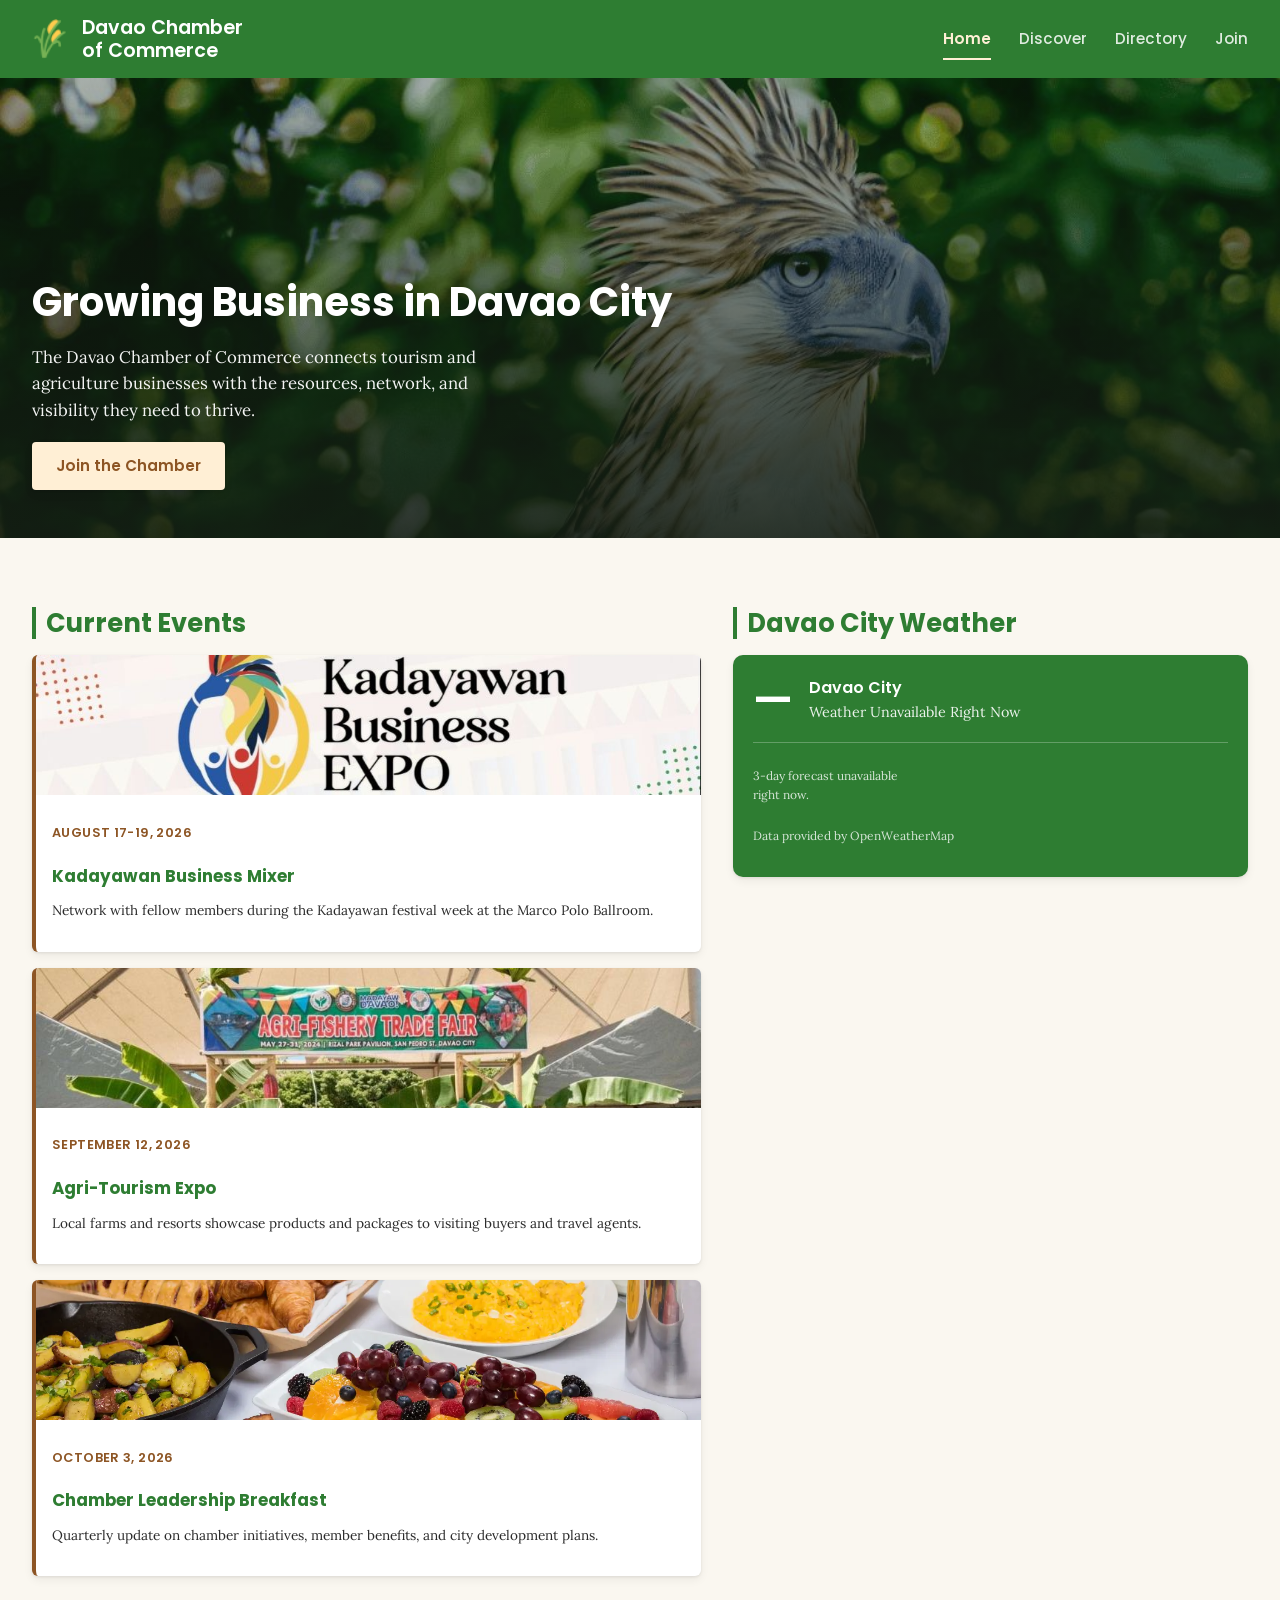
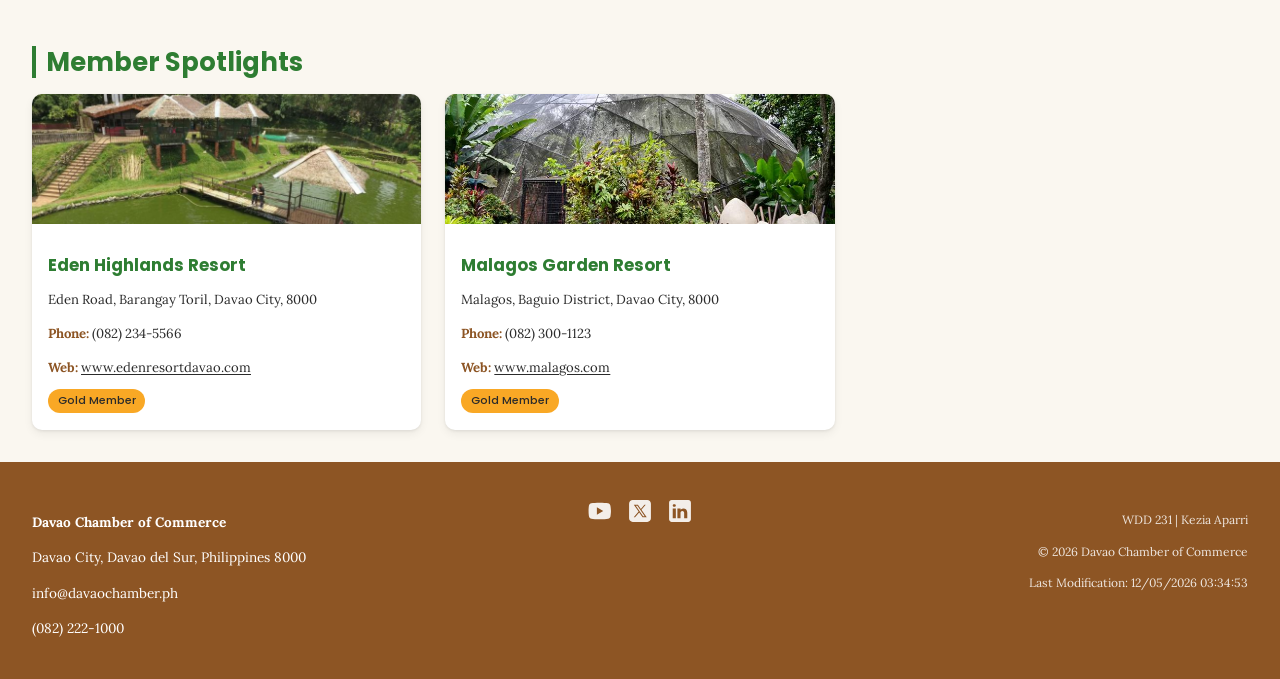
<file: chamber/index.html>
<!DOCTYPE html>
<html lang="en">
<head>
  <meta charset="UTF-8">
  <meta name="viewport" content="width=device-width, initial-scale=1.0">
  <title>Home | Davao Chamber of Commerce</title>
  <meta name="description" content="Official home page of the Davao Chamber of Commerce — connecting tourism and agriculture businesses in Davao City, Philippines.">
  <meta name="author" content="Kezia Aparri">

  <meta property="og:title" content="Davao Chamber of Commerce">
  <meta property="og:description" content="Connecting tourism and agriculture businesses in Davao City, Philippines.">
  <meta property="og:image" content="https://kezzzzzqwqw.github.io/wdd231/chamber/images/davao-tourism.jpg">
  <meta property="og:url" content="https://kezzzzzqwqw.github.io/wdd231/chamber/index.html">

  <link rel="preconnect" href="https://fonts.googleapis.com">
  <link rel="preconnect" href="https://fonts.gstatic.com" crossorigin>
  <link href="https://fonts.googleapis.com/css2?family=Lora:ital,wght@0,400..700;1,400..700&family=Poppins:wght@400;500;600&display=swap" rel="stylesheet">

  <link rel="icon" href="images/logo.png" type="image/svg+xml">

  <link rel="stylesheet" href="styles/normalize.css">
  <link rel="stylesheet" href="styles/base.css">
  <link rel="stylesheet" href="styles/larger.css">

  <script src="scripts/navigation.js" defer></script>
  <script src="scripts/weather.js" defer></script>
  <script src="scripts/spotlights.js" defer></script>

</head>
<body>

  <header class="site-header">
    <div class="brand">
      <img src="images/logo.png" alt="Davao Chamber of Commerce logo" class="logo">
      <span class="brand-name">Davao Chamber<br>of Commerce</span>
    </div>

    <button class="menu-toggle" id="menuToggle" aria-label="Open menu" aria-expanded="false">
      <span></span><span></span><span></span>
    </button>

    <nav class="main-nav" id="mainNav">
      <ul>
        <li><a href="index.html" class="current" aria-current="page">Home</a></li>
        <li><a href="discover.html">Discover</a></li>
        <li><a href="directory.html">Directory</a></li>
        <li><a href="join.html">Join</a></li>
      </ul>
    </nav>
  </header>

  <main class="home-main">

    <!-- Hero -->
    <section class="hero">
      <img src="images/davao.jpg" alt="Philippine Eagle">
      <div class="hero-content">
        <h1>Growing Business in Davao City</h1>
        <p>The Davao Chamber of Commerce connects tourism and agriculture businesses with the resources, network, and visibility they need to thrive.</p>
        <a href="join.html" class="cta-button">Join the Chamber</a>
      </div>
    </section>

    <div class="events-weather-wrap home-section">

      <!-- Current events -->
      <section class="events-section">
        <h2>Current Events</h2>
        <div class="events-list">

          <article class="event-card">
            <img src="images/kadayawan-expo.jpg" alt="Guests networking at a Kadayawan festival business mixer" loading="lazy">
            <div class="event-card-body">
              <span class="event-date">August 17-19, 2026</span>
              <h3>Kadayawan Business Mixer</h3>
              <p>Network with fellow members during the Kadayawan festival week at the Marco Polo Ballroom.</p>
            </div>
          </article>

          <article class="event-card">
            <img src="images/agri-expo.jpg" alt="Exhibit booths at the Davao agri-tourism expo" loading="lazy">
            <div class="event-card-body">
              <span class="event-date">September 12, 2026</span>
              <h3>Agri-Tourism Expo</h3>
              <p>Local farms and resorts showcase products and packages to visiting buyers and travel agents.</p>
            </div>
          </article>

          <article class="event-card">
            <img src="images/chamber-breakfast.webp" alt="Chamber members at a leadership breakfast meeting." loading="lazy">
            <div class="event-card-body">
              <span class="event-date">October 3, 2026</span>
              <h3>Chamber Leadership Breakfast</h3>
              <p>Quarterly update on chamber initiatives, member benefits, and city development plans.</p>
            </div>
          </article>

        </div>
      </section>

      <section class="weather-section">
        <h2>Davao City Weather</h2>
        <div class="weather-card">
          <div class="weather-current">
            <span class="temp" id="currentTemp">—</span>
            <div class="desc-block">
              <span class="location" id="currentLocation">Davao City</span>
              <span class="description" id="currentDesc">Loading current conditions…</span>
            </div>
          </div>

          <div class="forecast-list" id="forecastList">
            <p class="weather-note">Loading 3-day forecast…</p>
          </div>

          <p class="weather-note">Data provided by OpenWeatherMap</p>
        </div>
      </section>

    </div>

    <!-- Spotlights -->
    <section class="home-section spotlights-section">
      <h2>Member Spotlights</h2>
      <div class="spotlights-grid" id="spotlights">
        <p class="loading-message">Loading member spotlights…</p>
      </div>
    </section>

  </main>

  <footer class="site-footer">
    <div class="footer-contact">
      <p><strong>Davao Chamber of Commerce</strong></p>
      <p>Davao City, Davao del Sur, Philippines 8000</p>
      <p>info@davaochamber.ph</p>
      <p>(082) 222-1000</p>
    </div>

    <div class="footer-social">
      <a href="https://youtube.com" aria-label="YouTube"><img src="images/youtube.svg" alt="YouTube"></a>
      <a href="https://twitter.com" aria-label="Twitter/X"><img src="images/twitter.svg" alt="Twitter"></a>
      <a href="https://linkedin.com" aria-label="LinkedIn"><img src="images/linkedin.svg" alt="LinkedIn"></a>
    </div>

    <div class="footer-meta">
      <p>WDD 231 | Kezia Aparri</p>
      <p>&copy; <span id="year"></span> Davao Chamber of Commerce</p>
      <p>Last Modification: <span id="lastModified"></span></p>
    </div>
  </footer>

</body>
</html>
</file>
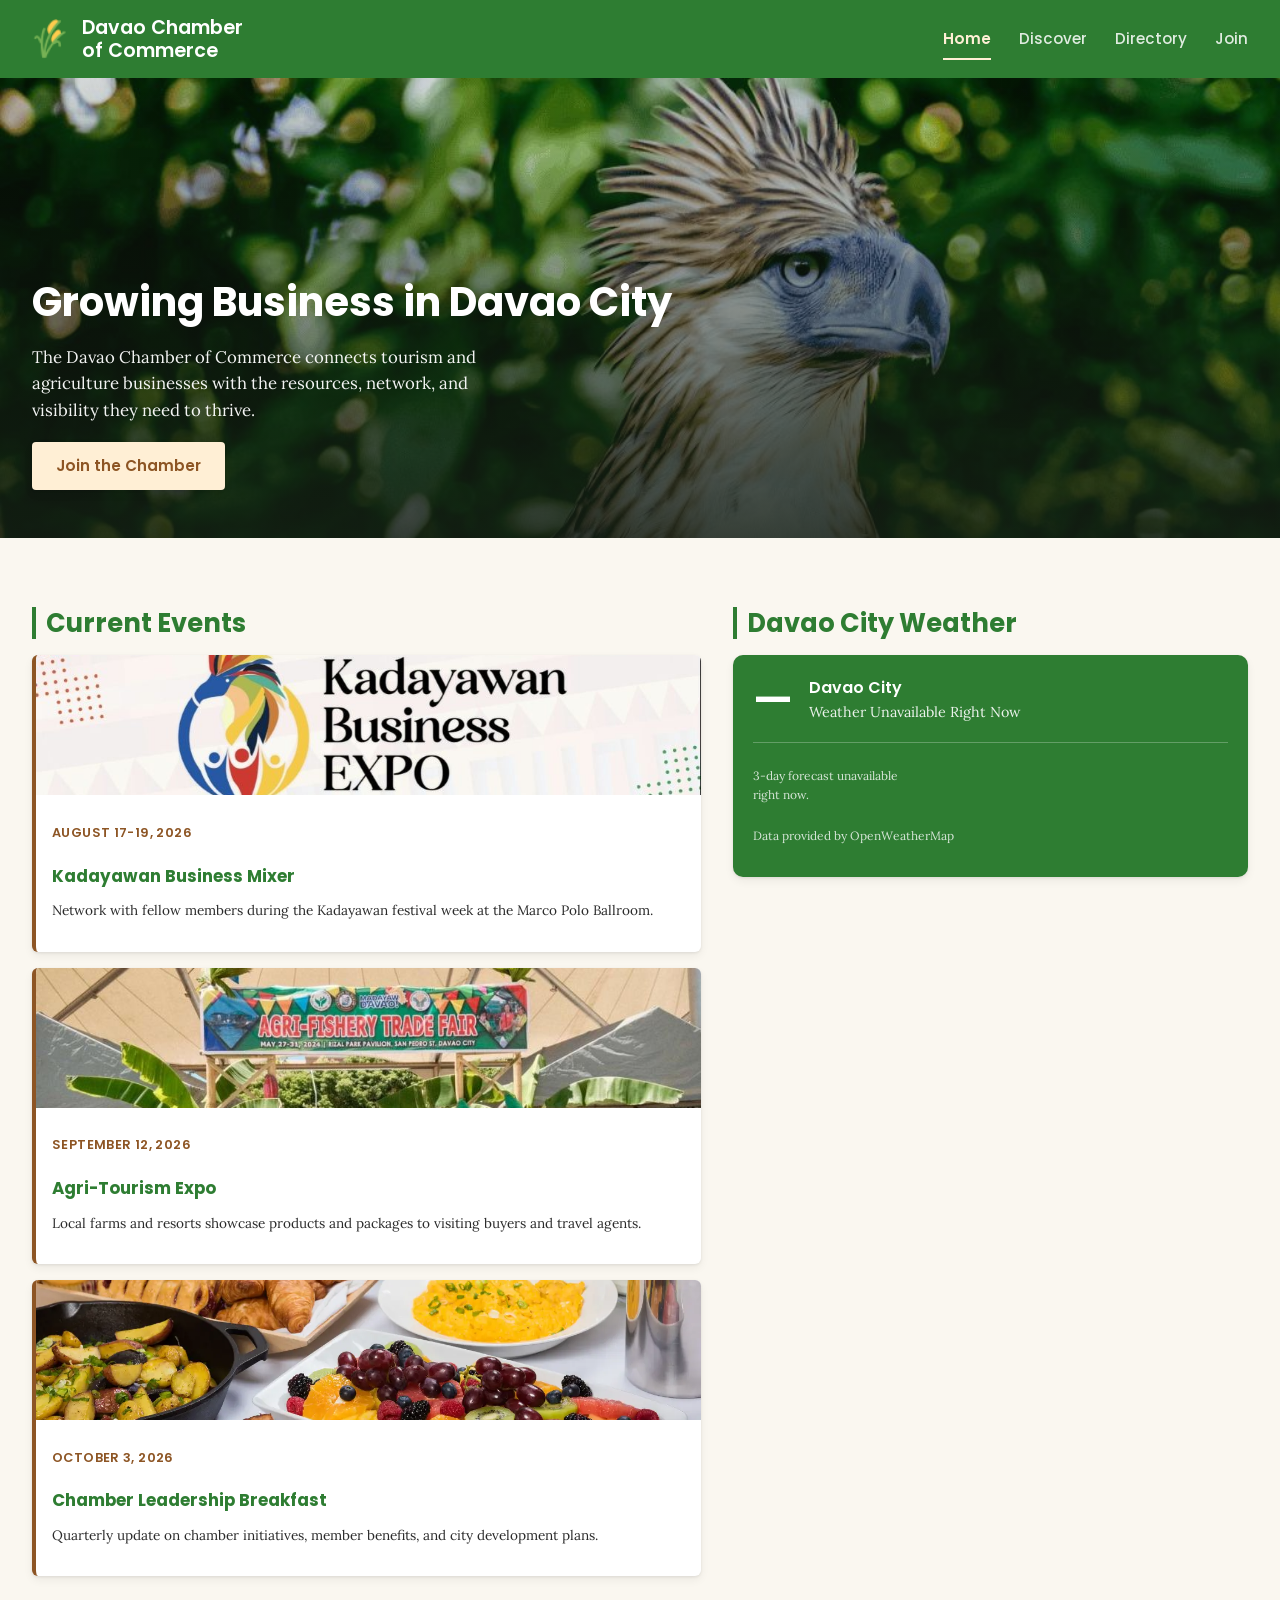
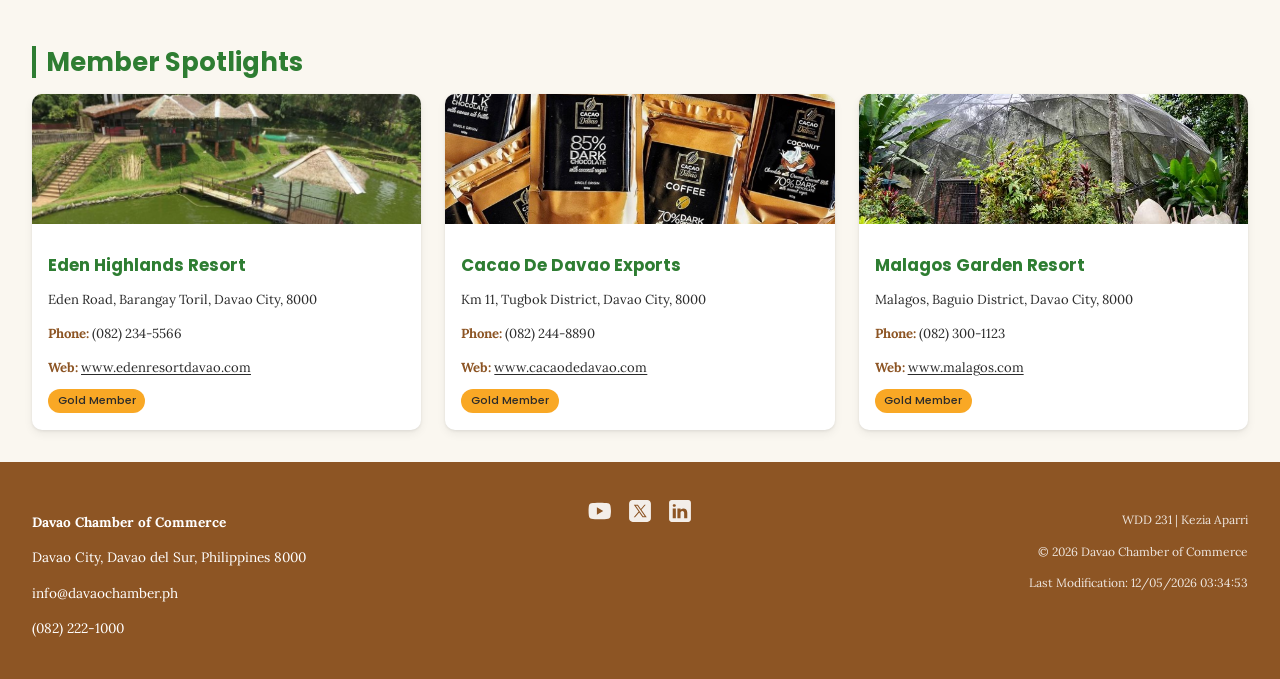
<file: docs/index.html>
<!DOCTYPE html>
<html lang="en">
<head>
  <meta charset="UTF-8">
  <meta name="viewport" content="width=device-width, initial-scale=1.0">
  <title>Home | Davao Chamber of Commerce</title>
  <meta name="description" content="Official home page of the Davao Chamber of Commerce — connecting tourism and agriculture businesses in Davao City, Philippines.">
  <meta name="author" content="Kezia Aparri">

  <meta property="og:title" content="Davao Chamber of Commerce">
  <meta property="og:description" content="Connecting tourism and agriculture businesses in Davao City, Philippines.">
  <meta property="og:image" content="https://kezzzzzqwqw.github.io/wdd231/chamber/images/hero-davao.jpg">
  <meta property="og:url" content="https://kezzzzzqwqw.github.io/wdd231/chamber/index.html">

  <link rel="preconnect" href="https://fonts.googleapis.com">
  <link rel="preconnect" href="https://fonts.gstatic.com" crossorigin>
  <link href="https://fonts.googleapis.com/css2?family=Lora:ital,wght@0,400..700;1,400..700&family=Poppins:wght@400;500;600&display=swap" rel="stylesheet">

  <link rel="icon" href="images/logo.png" type="image/svg+xml">

  <link rel="stylesheet" href="styles/normalize.css">
  <link rel="stylesheet" href="styles/base.css">
  <link rel="stylesheet" href="styles/larger.css">

  <script src="scripts/navigation.js" defer></script>
  <script src="scripts/weather.js" defer></script>
  <script src="scripts/spotlights.js" defer></script>

</head>
<body>

  <header class="site-header">
    <div class="brand">
      <img src="images/logo.png" alt="Davao Chamber of Commerce logo" class="logo">
      <span class="brand-name">Davao Chamber<br>of Commerce</span>
    </div>

    <button class="menu-toggle" id="menuToggle" aria-label="Open menu" aria-expanded="false">
      <span></span><span></span><span></span>
    </button>

    <nav class="main-nav" id="mainNav">
      <ul>
        <li><a href="index.html" class="current" aria-current="page">Home</a></li>
        <li><a href="discover.html">Discover</a></li>
        <li><a href="directory.html">Directory</a></li>
        <li><a href="join.html">Join</a></li>
      </ul>
    </nav>
  </header>

  <main class="home-main">

    <!-- Hero -->
    <section class="hero">
      <img src="images/davao.jpg" alt="Philippine Eagle">
      <div class="hero-content">
        <h1>Growing Business in Davao City</h1>
        <p>The Davao Chamber of Commerce connects tourism and agriculture businesses with the resources, network, and visibility they need to thrive.</p>
        <a href="join.html" class="cta-button">Join the Chamber</a>
      </div>
    </section>

    <div class="events-weather-wrap home-section">

      <!-- Current events -->
      <section class="events-section">
        <h2>Current Events</h2>
        <div class="events-list">

          <article class="event-card">
            <img src="images/kadayawan-expo.jpg" alt="Guests networking at a Kadayawan festival business mixer" loading="lazy">
            <div class="event-card-body">
              <span class="event-date">August 17-19, 2026</span>
              <h3>Kadayawan Business Mixer</h3>
              <p>Network with fellow members during the Kadayawan festival week at the Marco Polo Ballroom.</p>
            </div>
          </article>

          <article class="event-card">
            <img src="images/agri-expo.jpg" alt="Exhibit booths at the Davao agri-tourism expo" loading="lazy">
            <div class="event-card-body">
              <span class="event-date">September 12, 2026</span>
              <h3>Agri-Tourism Expo</h3>
              <p>Local farms and resorts showcase products and packages to visiting buyers and travel agents.</p>
            </div>
          </article>

          <article class="event-card">
            <img src="images/chamber-breakfast.webp" alt="Chamber members at a leadership breakfast meeting." loading="lazy">
            <div class="event-card-body">
              <span class="event-date">October 3, 2026</span>
              <h3>Chamber Leadership Breakfast</h3>
              <p>Quarterly update on chamber initiatives, member benefits, and city development plans.</p>
            </div>
          </article>

        </div>
      </section>

      <section class="weather-section">
        <h2>Davao City Weather</h2>
        <div class="weather-card">
          <div class="weather-current">
            <span class="temp" id="currentTemp">—</span>
            <div class="desc-block">
              <span class="location" id="currentLocation">Davao City</span>
              <span class="description" id="currentDesc">Loading current conditions…</span>
            </div>
          </div>

          <div class="forecast-list" id="forecastList">
            <p class="weather-note">Loading 3-day forecast…</p>
          </div>

          <p class="weather-note">Data provided by OpenWeatherMap</p>
        </div>
      </section>

    </div>

    <!-- Spotlights -->
    <section class="home-section spotlights-section">
      <h2>Member Spotlights</h2>
      <div class="spotlights-grid" id="spotlights">
        <p class="loading-message">Loading member spotlights…</p>
      </div>
    </section>

  </main>

  <footer class="site-footer">
    <div class="footer-contact">
      <p><strong>Davao Chamber of Commerce</strong></p>
      <p>Davao City, Davao del Sur, Philippines 8000</p>
      <p>info@davaochamber.ph</p>
      <p>(082) 222-1000</p>
    </div>

    <div class="footer-social">
      <a href="https://youtube.com" aria-label="YouTube"><img src="images/youtube.svg" alt="YouTube"></a>
      <a href="https://twitter.com" aria-label="Twitter/X"><img src="images/twitter.svg" alt="Twitter"></a>
      <a href="https://linkedin.com" aria-label="LinkedIn"><img src="images/linkedin.svg" alt="LinkedIn"></a>
    </div>

    <div class="footer-meta">
      <p>WDD 231 | Kezia Aparri</p>
      <p>&copy; <span id="year"></span> Davao Chamber of Commerce</p>
      <p>Last Modification: <span id="lastModified"></span></p>
    </div>
  </footer>

</body>
</html>
</file>
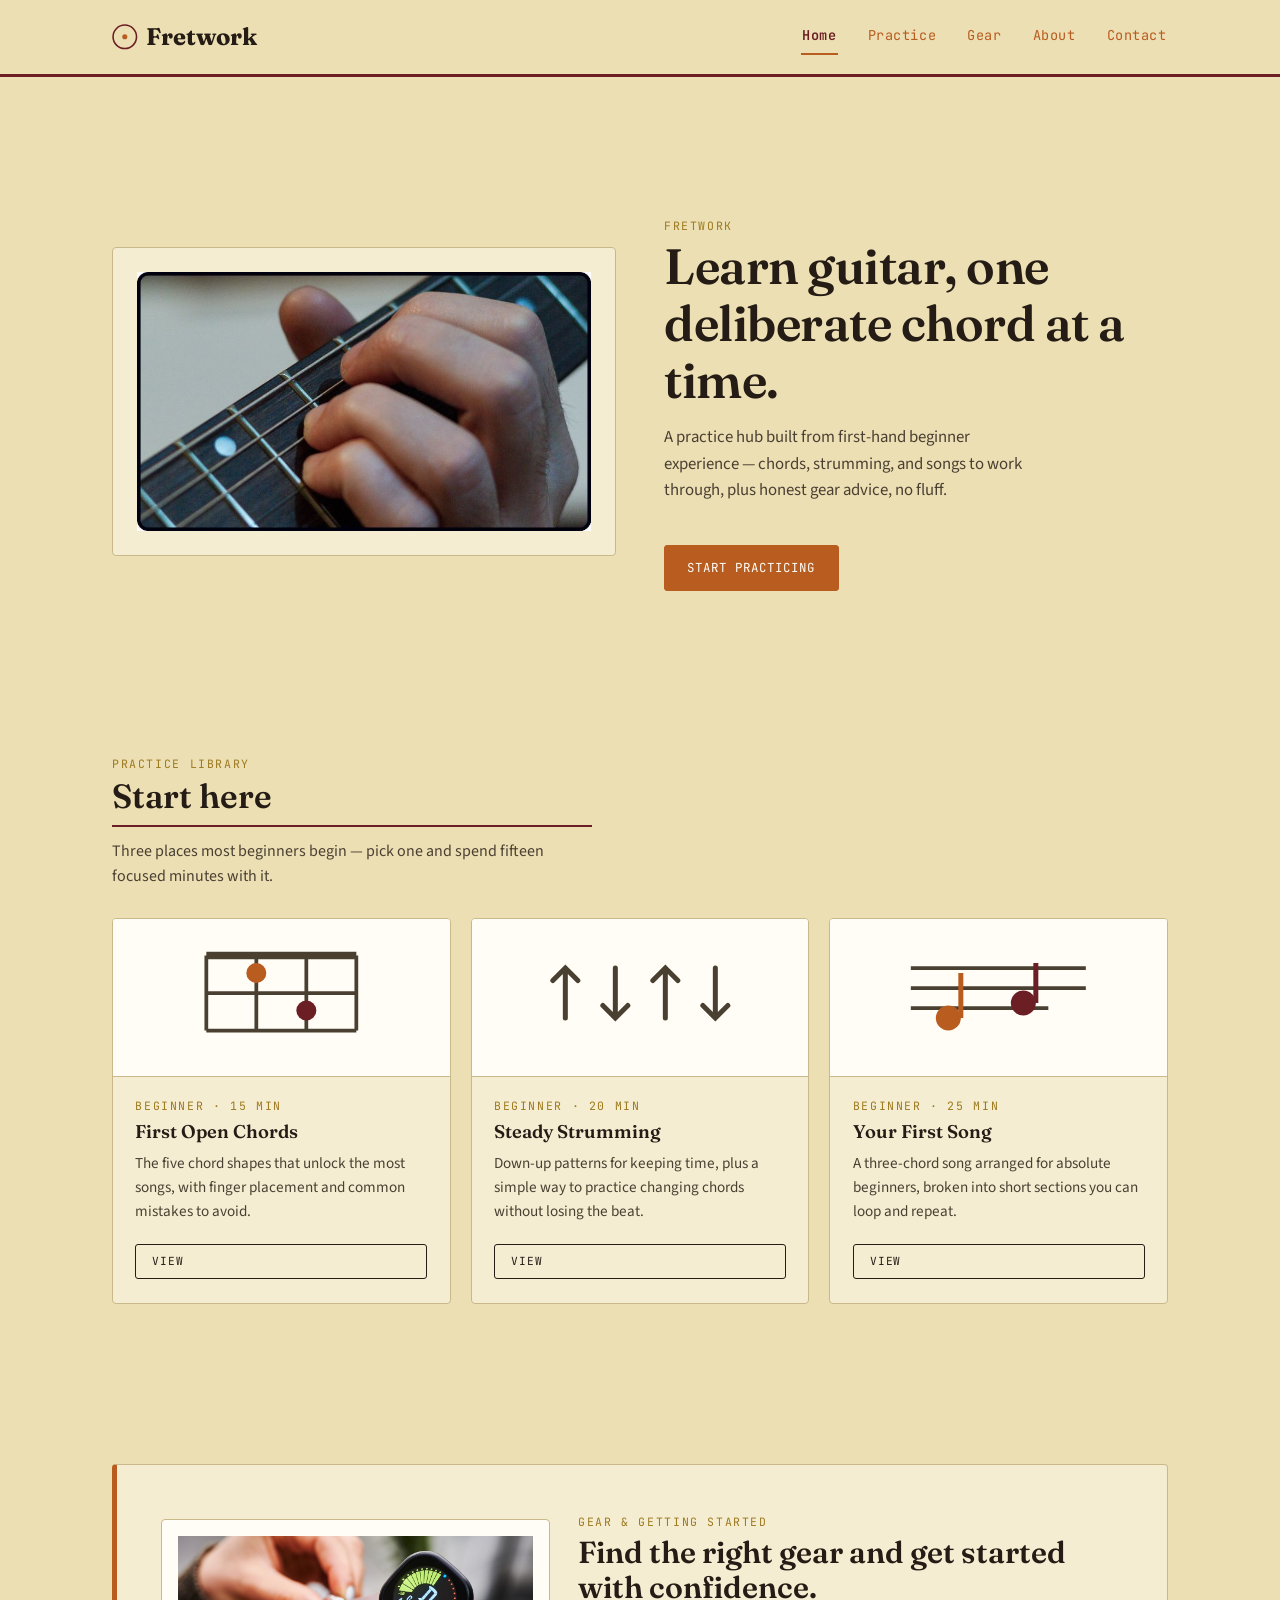
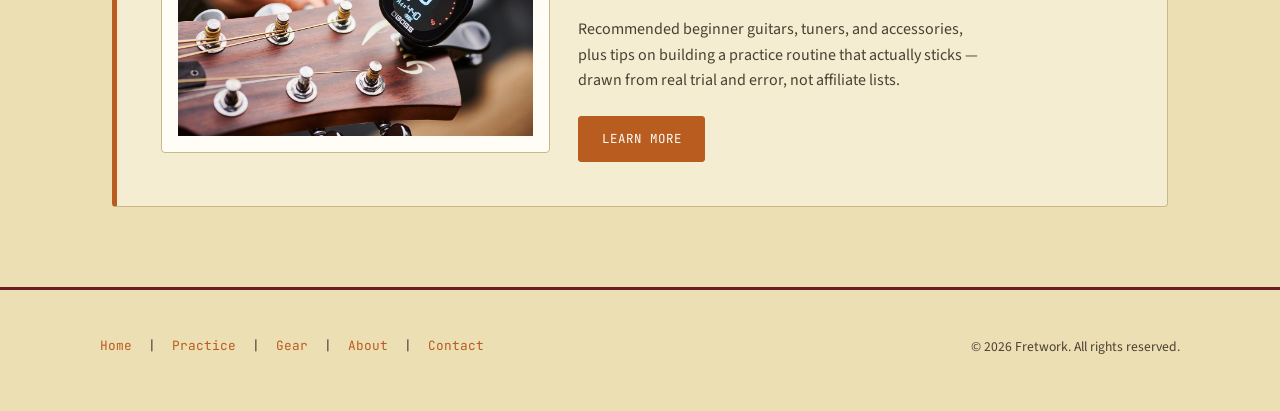
<file: site/index.html>
<!DOCTYPE html>
<html lang="en">
<head>
  <meta charset="UTF-8">
  <meta name="viewport" content="width=device-width, initial-scale=1.0">
  <meta name="author" content="Your Name">
  <meta name="description" content="Fretwork is a practice hub and beginner resource guide for learning guitar — chords, scales, songs, and gear guidance for new players.">
  <title>Fretwork — Learn Guitar, One Chord at a Time</title>

  <!-- Open Graph -->
  <meta property="og:type" content="website">
  <meta property="og:title" content="Fretwork — Learn Guitar, One Chord at a Time">
  <meta property="og:description" content="A practice hub and beginner resource guide for learning guitar — chords, scales, songs, and gear guidance for new players.">
  <meta property="og:image" content="images/og-image.jpg">
  <meta property="og:url" content="https://example.com/index.html">

  <link rel="icon" href="images/favicon.svg" type="image/svg+xml">

  <link rel="preconnect" href="https://fonts.googleapis.com">
  <link href="https://fonts.googleapis.com/css2?family=Fraunces:wght@500;600;700&family=Source+Sans+3:wght@400;600&family=JetBrains+Mono:wght@400;500&display=swap" rel="stylesheet">
  <link rel="stylesheet" href="styles/base.css">
  <link rel="stylesheet" href="styles/larger.css" media="screen and (min-width: 640px)">
</head>
<body>

  <a class="skip-link" href="#main">Skip to content</a>

  <header class="site-header">
    <div class="header-row">
      <input type="checkbox" id="nav-toggle" class="nav-toggle">
      <label for="nav-toggle" class="hamburger" aria-label="Toggle menu">
        <span></span><span></span><span></span>
      </label>

      <a href="index.html" class="wordmark">
        <svg viewBox="0 0 24 24" aria-hidden="true">
          <circle cx="12" cy="12" r="11" fill="none" stroke="#6b1e23" stroke-width="1.5"/>
          <circle cx="12" cy="12" r="2.4" fill="#b85c1f"/>
        </svg>
        Fretwork
      </a>

      <nav class="primary-nav" aria-label="Primary">
        <ul>
          <li><a href="index.html" aria-current="page">Home</a></li>
          <li><a href="practice.html">Practice</a></li>
          <li><a href="gear.html">Gear</a></li>
          <li><a href="about.html">About</a></li>
          <li><a href="contact.html">Contact</a></li>
        </ul>
      </nav>

      
    </div>
  </header>

  <main id="main">

    <!-- HERO -->
    <section class="hero-section">
    <div class="wrap hero">
        <div class="hero-art">
        <img
            src="images/chord.jpg"
            alt="Chord played on a guitar fretboard"
            loading="lazy"
        >
        </div>
        <div class="hero-copy">
        <span class="label">Fretwork</span>
        <h1>Learn guitar, one deliberate chord at a time.</h1>
        <p>A practice hub built from first-hand beginner experience — chords, strumming, and songs to work through, plus honest gear advice, no fluff.</p>
        <a class="btn btn-primary" href="practice.html">Start Practicing</a>
        </div>
    </div>
    </section>

    <!-- PRACTICE LIBRARY PREVIEW -->
    <section id="practice-preview">
      <div class="wrap">
        <div class="section-head">
          <span class="label">Practice Library</span>
          <h2>Start here</h2>
          <p>Three places most beginners begin — pick one and spend fifteen focused minutes with it.</p>
        </div>
        <div class="card-grid">

          <article class="card">
            <div class="card-art">
              <svg viewBox="0 0 100 40" role="img" aria-label="Chord diagram icon">
                <g stroke="#4a4032" stroke-width="1.5" fill="none">
                  <line x1="20" y1="5" x2="20" y2="35"/>
                  <line x1="40" y1="5" x2="40" y2="35"/>
                  <line x1="60" y1="5" x2="60" y2="35"/>
                  <line x1="80" y1="5" x2="80" y2="35"/>
                  <line x1="20" y1="5" x2="80" y2="5" stroke-width="3"/>
                  <line x1="20" y1="20" x2="80" y2="20"/>
                  <line x1="20" y1="35" x2="80" y2="35"/>
                </g>
                <circle cx="40" cy="12" r="4" fill="#b85c1f"/>
                <circle cx="60" cy="27" r="4" fill="#6b1e23"/>
              </svg>
            </div>
            <div class="card-body">
              <span class="label">Beginner · 15 min</span>
              <h3>First Open Chords</h3>
              <p>The five chord shapes that unlock the most songs, with finger placement and common mistakes to avoid.</p>
              <a class="btn btn-small" href="practice.html">View</a>
            </div>
          </article>

          <article class="card">
            <div class="card-art">
              <svg viewBox="0 0 100 40" role="img" aria-label="Strumming pattern icon">
                <g stroke="#4a4032" stroke-width="2" fill="none" stroke-linecap="round">
                  <path d="M20 30 L20 10 M15 15 L20 10 L25 15"/>
                  <path d="M40 10 L40 30 M35 25 L40 30 L45 25"/>
                  <path d="M60 30 L60 10 M55 15 L60 10 L65 15"/>
                  <path d="M80 10 L80 30 M75 25 L80 30 L85 25"/>
                </g>
              </svg>
            </div>
            <div class="card-body">
              <span class="label">Beginner · 20 min</span>
              <h3>Steady Strumming</h3>
              <p>Down-up patterns for keeping time, plus a simple way to practice changing chords without losing the beat.</p>
              <a class="btn btn-small" href="practice.html">View</a>
            </div>
          </article>

          <article class="card">
            <div class="card-art">
              <svg viewBox="0 0 100 40" role="img" aria-label="Song notation icon">
                <g stroke="#4a4032" stroke-width="1.5" fill="none">
                  <line x1="15" y1="10" x2="85" y2="10"/>
                  <line x1="15" y1="18" x2="85" y2="18"/>
                  <line x1="15" y1="26" x2="70" y2="26"/>
                </g>
                <circle cx="30" cy="30" r="5" fill="#b85c1f"/>
                <line x1="35" y1="30" x2="35" y2="12" stroke="#b85c1f" stroke-width="2"/>
                <circle cx="60" cy="24" r="5" fill="#6b1e23"/>
                <line x1="65" y1="24" x2="65" y2="8" stroke="#6b1e23" stroke-width="2"/>
              </svg>
            </div>
            <div class="card-body">
              <span class="label">Beginner · 25 min</span>
              <h3>Your First Song</h3>
              <p>A three-chord song arranged for absolute beginners, broken into short sections you can loop and repeat.</p>
              <a class="btn btn-small" href="practice.html">View</a>
            </div>
          </article>

        </div>
      </div>
    </section>

    <!-- GEAR / GETTING STARTED -->
    <section id="gear-preview">
    <div class="wrap">
        <div class="feature">
        <div class="feature-art">
            <img
            src="images/tuner.jpg"
            alt="Clip-on guitar tuner and pick"
            loading="lazy"
            >
        </div>
        <div class="feature-copy">
            <span class="label">Gear &amp; Getting Started</span>
            <h2>Find the right gear and get started with confidence.</h2>
            <p>Recommended beginner guitars, tuners, and accessories, plus tips on building a practice routine that actually sticks — drawn from real trial and error, not affiliate lists.</p>
            <a class="btn btn-primary" href="gear.html">Learn More</a>
        </div>
        </div>
    </div>
    </section>

  </main>

  <footer>
    <div class="footer-row">
      <nav class="footer-nav" aria-label="Footer">
        <a href="index.html">Home</a>
        <span aria-hidden="true">|</span>
        <a href="practice.html">Practice</a>
        <span aria-hidden="true">|</span>
        <a href="gear.html">Gear</a>
        <span aria-hidden="true">|</span>
        <a href="about.html">About</a>
        <span aria-hidden="true">|</span>
        <a href="contact.html">Contact</a>
      </nav>
      <p class="footer-note">&copy; 2026 Fretwork. All rights reserved.</p>
    </div>
  </footer>

</body>
</html>
</file>
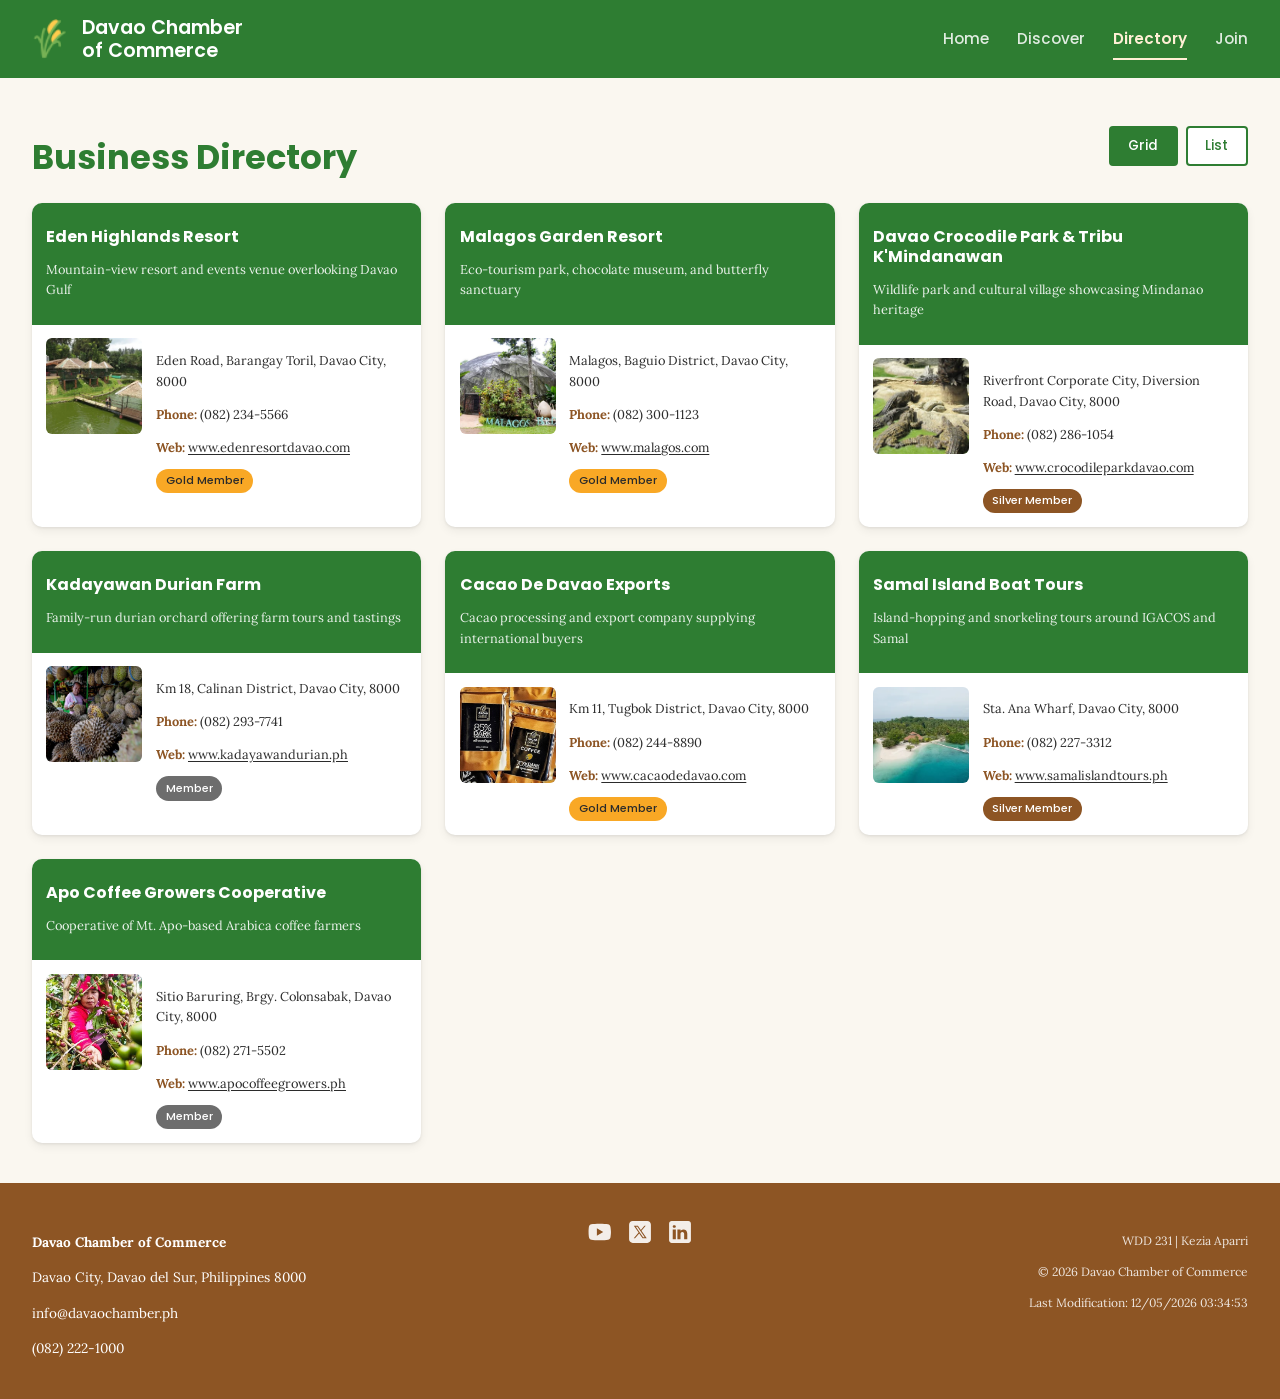
<file: chamber/directory.html>
<!DOCTYPE html>
<html lang="en">
<head>
  <meta charset="UTF-8">
  <meta name="viewport" content="width=device-width, initial-scale=1.0">
  <title>Business Directory | Davao Chamber of Commerce</title>
  <meta name="description" content="Browse tourism and agriculture businesses that belong to the Davao Chamber of Commerce.">
  <meta name="author" content="Kezia Aparri">

  <meta property="og:title" content="Business Directory | Davao Chamber of Commerce">
  <meta property="og:description" content="Browse tourism and agriculture businesses that belong to the Davao Chamber of Commerce.">
  <meta property="og:image" content="https://kezzzzzqwqw.github.io/wdd231/chamber/images/davao-tourism.jpg">
  <meta property="og:url" content="https://kezzzzzqwqw.github.io/wdd231/chamber/directory.html">

  <link rel="preconnect" href="https://fonts.googleapis.com">
  <link rel="preconnect" href="https://fonts.gstatic.com" crossorigin>
  <link href="https://fonts.googleapis.com/css2?family=Lora:ital,wght@0,400..700;1,400..700&family=Poppins:wght@400;500;600&display=swap" rel="stylesheet">

  <link rel="icon" href="images/favicon.ico" type="image/x-icon">

  <link rel="stylesheet" href="styles/normalize.css">
  <link rel="stylesheet" href="styles/base.css">
  <link rel="stylesheet" href="styles/larger.css">

  <script src="scripts/directory.js" defer></script>
  <script src="scripts/navigation.js" defer></script>

</head>
<body>

  <header class="site-header">
    <div class="brand">
      <img src="images/logo.png" alt="Davao Chamber of Commerce logo" class="logo">
      <span class="brand-name">Davao Chamber<br>of Commerce</span>
    </div>

    <button class="menu-toggle" id="menuToggle" aria-label="Open menu" aria-expanded="false">
      <span></span><span></span><span></span>
    </button>

    <nav class="main-nav" id="mainNav">
      <ul>
        <li><a href="index.html">Home</a></li>
        <li><a href="discover.html">Discover</a></li>
        <li><a href="directory.html" class="current" aria-current="page">Directory</a></li>
        <li><a href="join.html">Join</a></li>
      </ul>
    </nav>
  </header>

  <main>
    <section class="directory-header">
      <h1>Business Directory</h1>
      <div class="view-toggle" role="group" aria-label="Choose directory view">
        <button id="gridBtn" class="view-btn active" aria-pressed="true">Grid</button>
        <button id="listBtn" class="view-btn" aria-pressed="false">List</button>
      </div>
    </section>

    <section id="directory" class="directory grid-view">
     
      <p class="loading-message">Loading member businesses…</p>
    </section>
  </main>

  <footer class="site-footer">
    <div class="footer-contact">
      <p><strong>Davao Chamber of Commerce</strong></p>
      <p>Davao City, Davao del Sur, Philippines 8000</p>
      <p>info@davaochamber.ph</p>
      <p>(082) 222-1000</p>
    </div>

    <div class="footer-social">
      <a href="https://youtube.com" aria-label="YouTube"><img src="images/youtube.svg" alt="YouTube"></a>
      <a href="https://twitter.com" aria-label="Twitter/X"><img src="images/twitter.svg" alt="Twitter"></a>
      <a href="https://linkedin.com" aria-label="LinkedIn"><img src="images/linkedin.svg" alt="LinkedIn"></a>
    </div>

    <div class="footer-meta">
      <p>WDD 231 | Kezia Aparri</p>
      <p>&copy; <span id="year"></span> Davao Chamber of Commerce</p>
      <p>Last Modification: <span id="lastModified"></span></p>
    </div>
  </footer>

</body>
</html>
</file>
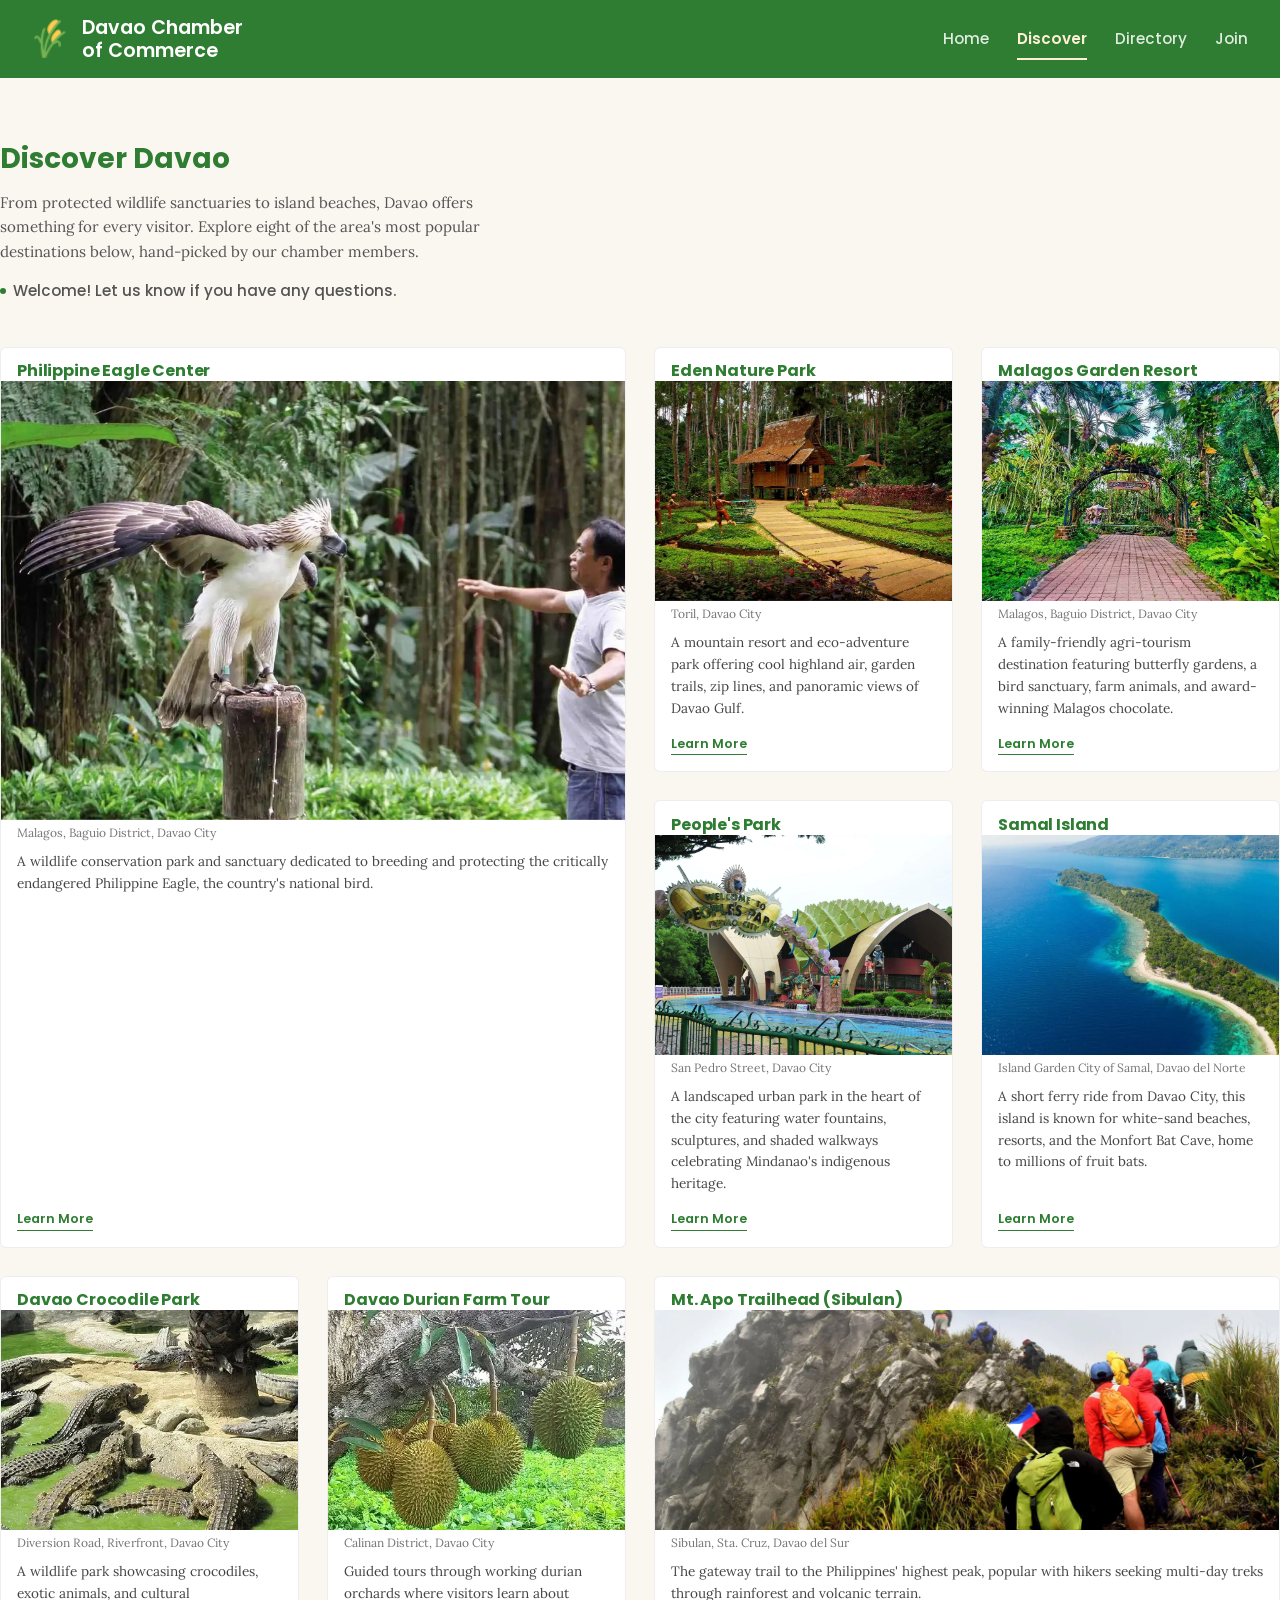
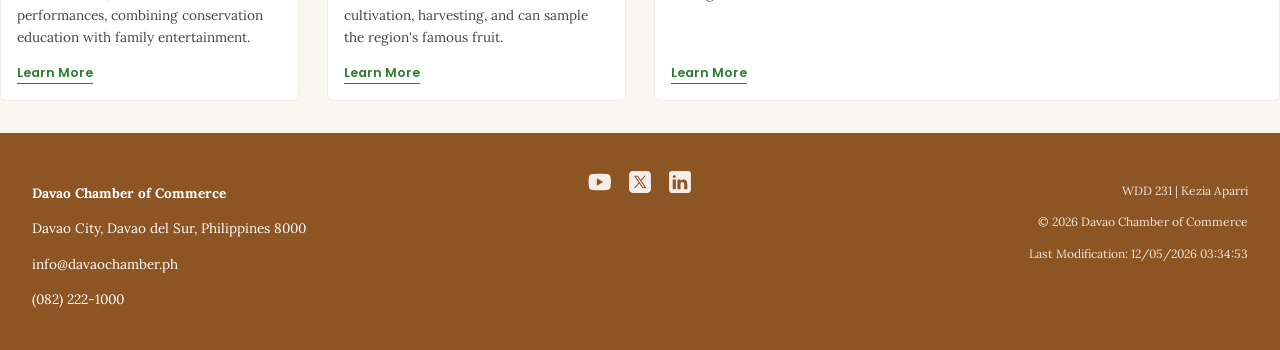
<file: chamber/discover.html>
<!DOCTYPE html>
<html lang="en">
<head>
  <meta charset="UTF-8">
  <meta name="viewport" content="width=device-width, initial-scale=1.0">
  <title>Discover Davao | Davao Chamber of Commerce</title>
  <meta name="description" content="Discover eight must-see tourism and agriculture destinations around Davao City, curated by the Davao Chamber of Commerce.">
  <meta name="author" content="Kezia Aparri">

  <meta property="og:title" content="Discover Davao | Davao Chamber of Commerce">
  <meta property="og:description" content="Discover eight must-see tourism and agriculture destinations around Davao City, curated by the Davao Chamber of Commerce.">
  <meta property="og:image" content="https://kezzzzzqwqw.github.io/wdd231/chamber/images/davao-tourism.jpg">
  <meta property="og:url" content="https://kezzzzzqwqw.github.io/wdd231/chamber/discover.html">

  <link rel="preconnect" href="https://fonts.googleapis.com">
  <link rel="preconnect" href="https://fonts.gstatic.com" crossorigin>
  <link href="https://fonts.googleapis.com/css2?family=Lora:ital,wght@0,400..700;1,400..700&family=Poppins:wght@400;500;600&display=swap" rel="stylesheet">

  <link rel="icon" href="images/favicon.ico" type="image/x-icon">

  <link rel="stylesheet" href="styles/normalize.css">
  <link rel="stylesheet" href="styles/base.css">
  <link rel="stylesheet" href="styles/larger.css">

  <script type="module" src="scripts/discover.js" defer></script>
  <script src="scripts/navigation.js" defer></script>

</head>
<body>

  <header class="site-header">
    <div class="brand">
      <img src="images/logo.png" alt="Davao Chamber of Commerce logo" class="logo">
      <span class="brand-name">Davao Chamber<br>of Commerce</span>
    </div>

    <button class="menu-toggle" id="menuToggle" aria-label="Open menu" aria-expanded="false">
      <span></span><span></span><span></span>
    </button>

    <nav class="main-nav" id="mainNav">
      <ul>
        <li><a href="index.html">Home</a></li>
        <li><a href="discover.html" class="current" aria-current="page">Discover</a></li>
        <li><a href="directory.html">Directory</a></li>
        <li><a href="join.html">Join</a></li>
      </ul>
    </nav>
  </header>

  <main>

    <section class="discover-intro">
      <h1>Discover Davao</h1>
      <p>From protected wildlife sanctuaries to island beaches, Davao offers something for every visitor. Explore eight of the area's most popular destinations below, hand-picked by our chamber members.</p>
      <p class="visit-message" id="visitMessage" aria-live="polite"></p>
    </section>

    <section class="discover-grid-section">
      <div id="discoverCards" class="discover-cards">
        <p class="loading-message">Loading places to discover…</p>
      </div>
    </section>

  </main>

  <footer class="site-footer">
    <div class="footer-contact">
      <p><strong>Davao Chamber of Commerce</strong></p>
      <p>Davao City, Davao del Sur, Philippines 8000</p>
      <p>info@davaochamber.ph</p>
      <p>(082) 222-1000</p>
    </div>

    <div class="footer-social">
      <a href="https://youtube.com" aria-label="YouTube"><img src="images/youtube.svg" alt="YouTube"></a>
      <a href="https://twitter.com" aria-label="Twitter/X"><img src="images/twitter.svg" alt="Twitter"></a>
      <a href="https://linkedin.com" aria-label="LinkedIn"><img src="images/linkedin.svg" alt="LinkedIn"></a>
    </div>

    <div class="footer-meta">
      <p>WDD 231 | Kezia Aparri</p>
      <p>&copy; <span id="year"></span> Davao Chamber of Commerce</p>
      <p>Last Modification: <span id="lastModified"></span></p>
    </div>
  </footer>

</body>
</html>
</file>
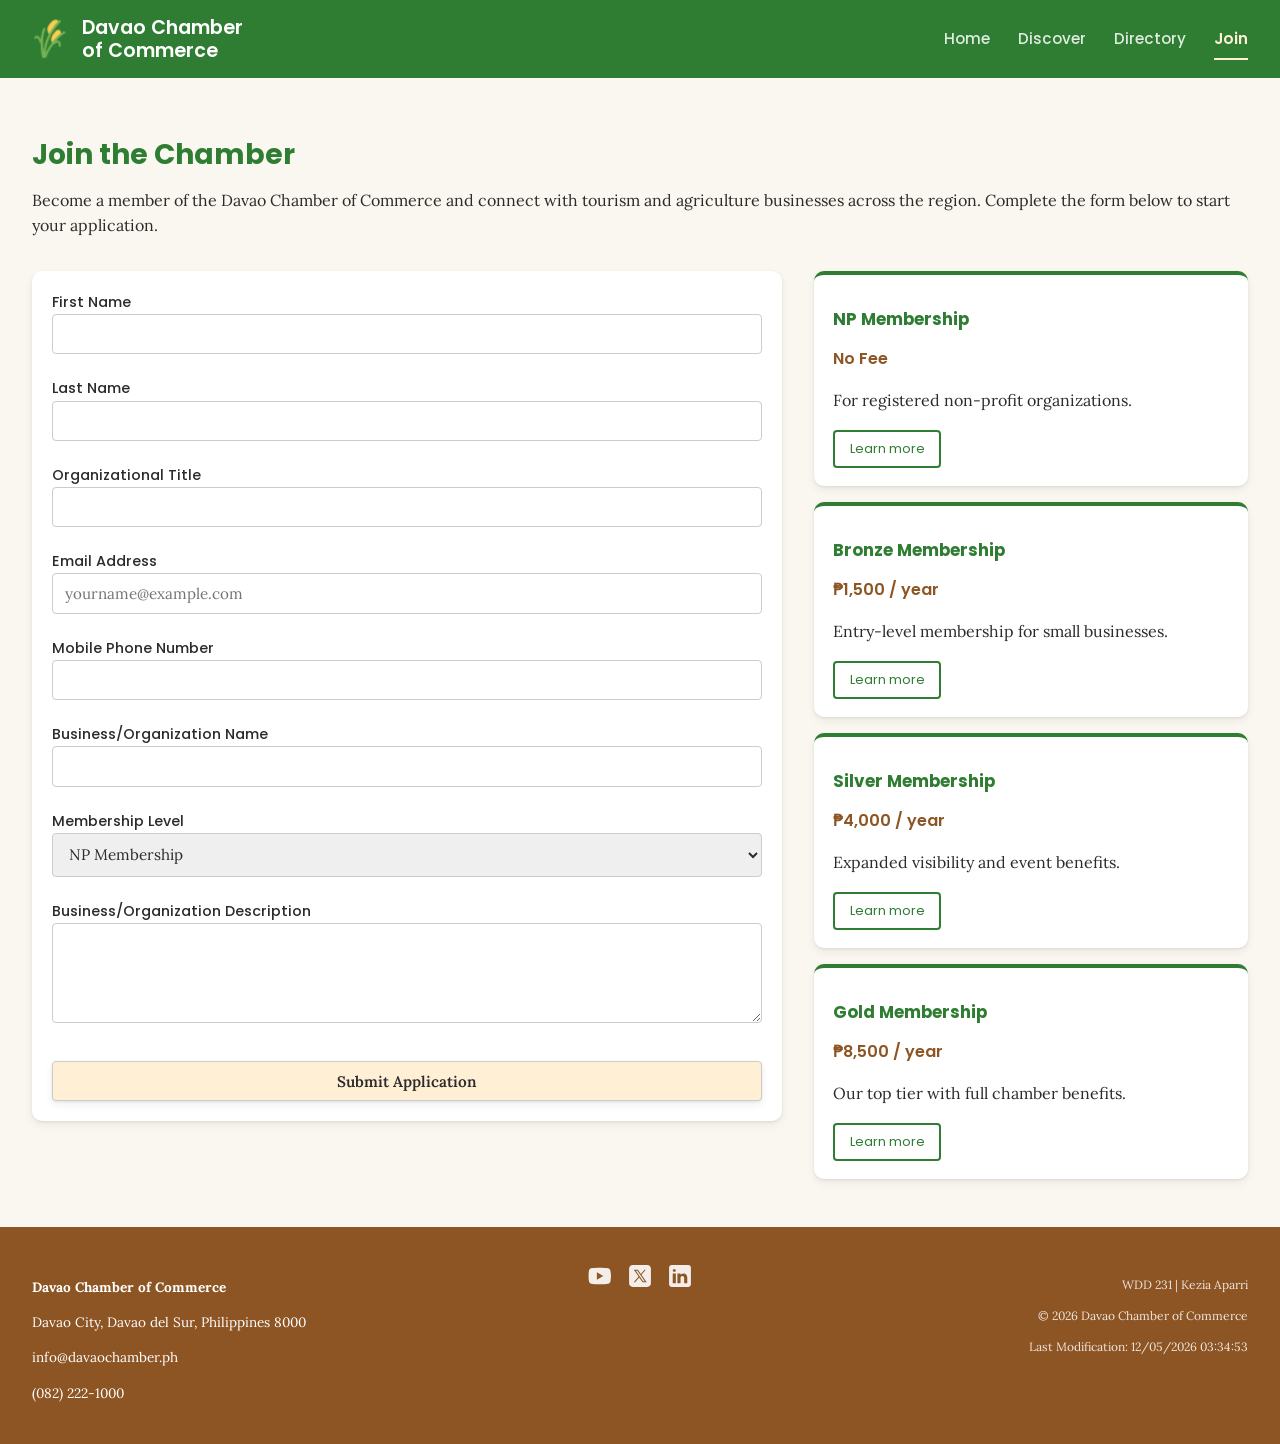
<file: chamber/join.html>
<!DOCTYPE html>
<html lang="en">
<head>
  <meta charset="UTF-8">
  <meta name="viewport" content="width=device-width, initial-scale=1.0">
  <title>Join | Davao Chamber of Commerce</title>
  <meta name="description" content="Apply for membership with the Davao Chamber of Commerce and choose the level that fits your organization.">
  <meta name="author" content="Kezia Aparri">

  <meta property="og:title" content="Join | Davao Chamber of Commerce">
  <meta property="og:description" content="Apply for membership with the Davao Chamber of Commerce and choose the level that fits your organization.">
  <meta property="og:image" content="https://kezzzzzqwqw.github.io/wdd231/chamber/images/davao-tourism.jpg">
  <meta property="og:url" content="https://kezzzzzqwqw.github.io/wdd231/chamber/join.html">

  <link rel="preconnect" href="https://fonts.googleapis.com">
  <link rel="preconnect" href="https://fonts.gstatic.com" crossorigin>
  <link href="https://fonts.googleapis.com/css2?family=Lora:ital,wght@0,400..700;1,400..700&family=Poppins:wght@400;500;600&display=swap" rel="stylesheet">

  <link rel="icon" href="images/favicon.ico" type="image/x-icon">

  <link rel="stylesheet" href="styles/normalize.css">
  <link rel="stylesheet" href="styles/base.css">
  <link rel="stylesheet" href="styles/larger.css">

  <script src="scripts/join.js" defer></script>
  <script src="scripts/navigation.js" defer></script>

</head>
<body>

  <header class="site-header">
    <div class="brand">
      <img src="images/logo.png" alt="Davao Chamber of Commerce logo" class="logo">
      <span class="brand-name">Davao Chamber<br>of Commerce</span>
    </div>

    <button class="menu-toggle" id="menuToggle" aria-label="Open menu" aria-expanded="false">
      <span></span><span></span><span></span>
    </button>

    <nav class="main-nav" id="mainNav">
      <ul>
        <li><a href="index.html">Home</a></li>
        <li><a href="discover.html">Discover</a></li>
        <li><a href="directory.html">Directory</a></li>
        <li><a href="join.html" class="current" aria-current="page">Join</a></li>
      </ul>
    </nav>
  </header>

  <main class="join-main">

    <section class="join-intro">
      <h1>Join the Chamber</h1>
      <p>Become a member of the Davao Chamber of Commerce and connect with tourism and agriculture businesses across the region. Complete the form below to start your application.</p>
    </section>

    <div class="join-layout">

      <section class="join-form-section" aria-labelledby="formHeading">
        <h2 id="formHeading" class="visually-hidden">Membership application form</h2>

        <form action="thankyou.html" method="get" class="join-form">

          <label for="firstName">
            First Name
            <input
              type="text"
              id="firstName"
              name="firstName"
              title="Your first name"
              autocomplete="given-name"
              required>
          </label>

          <label for="lastName">
            Last Name
            <input
              type="text"
              id="lastName"
              name="lastName"
              title="Your last name"
              autocomplete="family-name"
              required>
          </label>

          <label for="orgTitle">
            Organizational Title
            <input
              type="text"
              id="orgTitle"
              name="orgTitle"
              title="Your title within your organization (letters, hyphens, and spaces only, minimum 7 characters)"
              autocomplete="organization-title"
              pattern="[A-Za-z\- ]{7,}">
          </label>

          <label for="email">
            Email Address
            <input
              type="email"
              id="email"
              name="email"
              title="Your email address"
              autocomplete="email"
              placeholder="yourname@example.com"
              required>
          </label>

          <label for="mobilePhone">
            Mobile Phone Number
            <input
              type="tel"
              id="mobilePhone"
              name="mobilePhone"
              title="Your mobile phone number"
              autocomplete="tel"
              required>
          </label>

          <label for="orgName">
            Business/Organization Name
            <input
              type="text"
              id="orgName"
              name="orgName"
              title="The name of your business or organization"
              autocomplete="organization"
              required>
          </label>

          <label for="membershipLevel">
            Membership Level
            <select id="membershipLevel" name="membershipLevel" title="Select a membership level">
              <option value="np">NP Membership</option>
              <option value="bronze">Bronze Membership</option>
              <option value="silver">Silver Membership</option>
              <option value="gold">Gold Membership</option>
            </select>
          </label>

          <label for="orgDescription">
            Business/Organization Description
            <textarea
              id="orgDescription"
              name="orgDescription"
              title="A brief description of your business or organization"
              rows="4"></textarea>
          </label>

          <input type="hidden" id="timestamp" name="timestamp">

          <input type="submit" value="Submit Application" class="cta-button submit-btn">

        </form>
      </section>

      <aside class="membership-levels" aria-label="Membership level details">

        <div class="level-card">
          <h3>NP Membership</h3>
          <p class="level-price">No Fee</p>
          <p>For registered non-profit organizations.</p>
          <button type="button" class="level-link" data-modal="npModal">Learn more</button>
        </div>

        <div class="level-card">
          <h3>Bronze Membership</h3>
          <p class="level-price">₱1,500 / year</p>
          <p>Entry-level membership for small businesses.</p>
          <button type="button" class="level-link" data-modal="bronzeModal">Learn more</button>
        </div>

        <div class="level-card">
          <h3>Silver Membership</h3>
          <p class="level-price">₱4,000 / year</p>
          <p>Expanded visibility and event benefits.</p>
          <button type="button" class="level-link" data-modal="silverModal">Learn more</button>
        </div>

        <div class="level-card">
          <h3>Gold Membership</h3>
          <p class="level-price">₱8,500 / year</p>
          <p>Our top tier with full chamber benefits.</p>
          <button type="button" class="level-link" data-modal="goldModal">Learn more</button>
        </div>

      </aside>

    </div>

    <!-- Membership benefit modals -->

    <dialog id="npModal" class="membership-modal">
      <h3>NP Membership Benefits</h3>
      <ul>
        <li>Free listing in the business directory</li>
        <li>Access to monthly networking events</li>
        <li>Newsletter subscription</li>
        <li>Voting rights at chamber meetings</li>
      </ul>
      <button type="button" class="modal-close" data-close>Close</button>
    </dialog>

    <dialog id="bronzeModal" class="membership-modal">
      <h3>Bronze Membership Benefits</h3>
      <ul>
        <li>Everything in NP Membership</li>
        <li>Discounted rates on chamber-hosted events</li>
        <li>Basic directory listing with logo</li>
        <li>Access to member-only training workshops</li>
      </ul>
      <button type="button" class="modal-close" data-close>Close</button>
    </dialog>

    <dialog id="silverModal" class="membership-modal">
      <h3>Silver Membership Benefits</h3>
      <ul>
        <li>Everything in Bronze Membership</li>
        <li>Featured directory listing placement</li>
        <li>Two complimentary event tickets per year</li>
        <li>Quarterly spotlight consideration on the homepage</li>
      </ul>
      <button type="button" class="modal-close" data-close>Close</button>
    </dialog>

    <dialog id="goldModal" class="membership-modal">
      <h3>Gold Membership Benefits</h3>
      <ul>
        <li>Everything in Silver Membership</li>
        <li>Guaranteed homepage spotlight placement</li>
        <li>Unlimited event tickets</li>
        <li>Priority advertising in the chamber newsletter</li>
        <li>Dedicated account contact at the chamber office</li>
      </ul>
      <button type="button" class="modal-close" data-close>Close</button>
    </dialog>

  </main>

  <footer class="site-footer">
    <div class="footer-contact">
      <p><strong>Davao Chamber of Commerce</strong></p>
      <p>Davao City, Davao del Sur, Philippines 8000</p>
      <p>info@davaochamber.ph</p>
      <p>(082) 222-1000</p>
    </div>

    <div class="footer-social">
      <a href="https://youtube.com" aria-label="YouTube"><img src="images/youtube.svg" alt="YouTube"></a>
      <a href="https://twitter.com" aria-label="Twitter/X"><img src="images/twitter.svg" alt="Twitter"></a>
      <a href="https://linkedin.com" aria-label="LinkedIn"><img src="images/linkedin.svg" alt="LinkedIn"></a>
    </div>

    <div class="footer-meta">
      <p>WDD 231 | Kezia Aparri</p>
      <p>&copy; <span id="year"></span> Davao Chamber of Commerce</p>
      <p>Last Modification: <span id="lastModified"></span></p>
    </div>
  </footer>

</body>
</html>
</file>
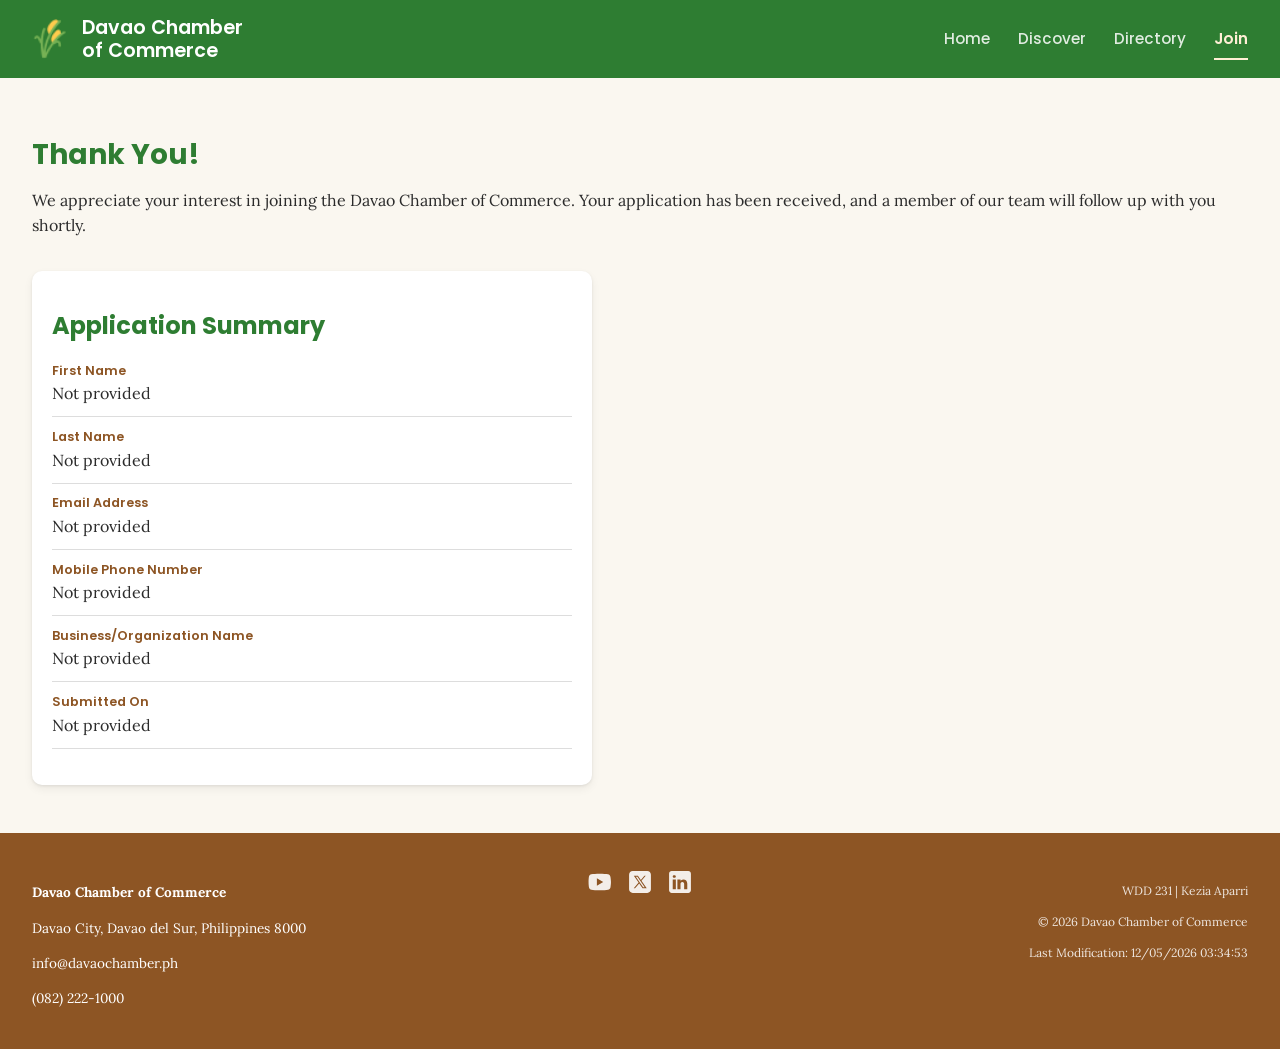
<file: chamber/thank-you.html>
<!DOCTYPE html>
<html lang="en">
<head>
  <meta charset="UTF-8">
  <meta name="viewport" content="width=device-width, initial-scale=1.0">
  <title>Thank You | Davao Chamber of Commerce</title>
  <meta name="description" content="Confirmation page for Davao Chamber of Commerce membership applications.">
  <meta name="author" content="Kezia Aparri">
  <meta name="robots" content="noindex">

  <link rel="preconnect" href="https://fonts.googleapis.com">
  <link rel="preconnect" href="https://fonts.gstatic.com" crossorigin>
  <link href="https://fonts.googleapis.com/css2?family=Lora:ital,wght@0,400..700;1,400..700&family=Poppins:wght@400;500;600&display=swap" rel="stylesheet">

  <link rel="icon" href="images/favicon.ico" type="image/x-icon">

  <link rel="stylesheet" href="styles/normalize.css">
  <link rel="stylesheet" href="styles/base.css">
  <link rel="stylesheet" href="styles/larger.css">

  <script src="scripts/join.js" defer></script>
  <script src="scripts/navigation.js" defer></script>

</head>
<body>

  <header class="site-header">
    <div class="brand">
      <img src="images/logo.png" alt="Davao Chamber of Commerce logo" class="logo">
      <span class="brand-name">Davao Chamber<br>of Commerce</span>
    </div>

    <button class="menu-toggle" id="menuToggle" aria-label="Open menu" aria-expanded="false">
      <span></span><span></span><span></span>
    </button>

    <nav class="main-nav" id="mainNav">
      <ul>
        <li><a href="index.html">Home</a></li>
        <li><a href="discover.html">Discover</a></li>
        <li><a href="directory.html">Directory</a></li>
        <li><a href="join.html" class="current" aria-current="page">Join</a></li>
      </ul>
    </nav>
  </header>

  <main class="thankyou-main">

    <section class="thankyou-intro">
      <h1>Thank You!</h1>
      <p>We appreciate your interest in joining the Davao Chamber of Commerce. Your application has been received, and a member of our team will follow up with you shortly.</p>
    </section>

    <section class="thankyou-summary" aria-labelledby="summaryHeading">
      <h2 id="summaryHeading">Application Summary</h2>
      <dl class="summary-list">
        <div class="summary-row">
          <dt>First Name</dt>
          <dd id="outFirstName"></dd>
        </div>
        <div class="summary-row">
          <dt>Last Name</dt>
          <dd id="outLastName"></dd>
        </div>
        <div class="summary-row">
          <dt>Email Address</dt>
          <dd id="outEmail"></dd>
        </div>
        <div class="summary-row">
          <dt>Mobile Phone Number</dt>
          <dd id="outMobilePhone"></dd>
        </div>
        <div class="summary-row">
          <dt>Business/Organization Name</dt>
          <dd id="outOrgName"></dd>
        </div>
        <div class="summary-row">
          <dt>Submitted On</dt>
          <dd id="outTimestamp"></dd>
        </div>
      </dl>
    </section>

  </main>

  <footer class="site-footer">
    <div class="footer-contact">
      <p><strong>Davao Chamber of Commerce</strong></p>
      <p>Davao City, Davao del Sur, Philippines 8000</p>
      <p>info@davaochamber.ph</p>
      <p>(082) 222-1000</p>
    </div>

    <div class="footer-social">
      <a href="https://youtube.com" aria-label="YouTube"><img src="images/youtube.svg" alt="YouTube"></a>
      <a href="https://twitter.com" aria-label="Twitter/X"><img src="images/twitter.svg" alt="Twitter"></a>
      <a href="https://linkedin.com" aria-label="LinkedIn"><img src="images/linkedin.svg" alt="LinkedIn"></a>
    </div>

    <div class="footer-meta">
      <p>WDD 231 | Kezia Aparri</p>
      <p>&copy; <span id="year"></span> Davao Chamber of Commerce</p>
      <p>Last Modification: <span id="lastModified"></span></p>
    </div>
  </footer>

</body>
</html>
</file>
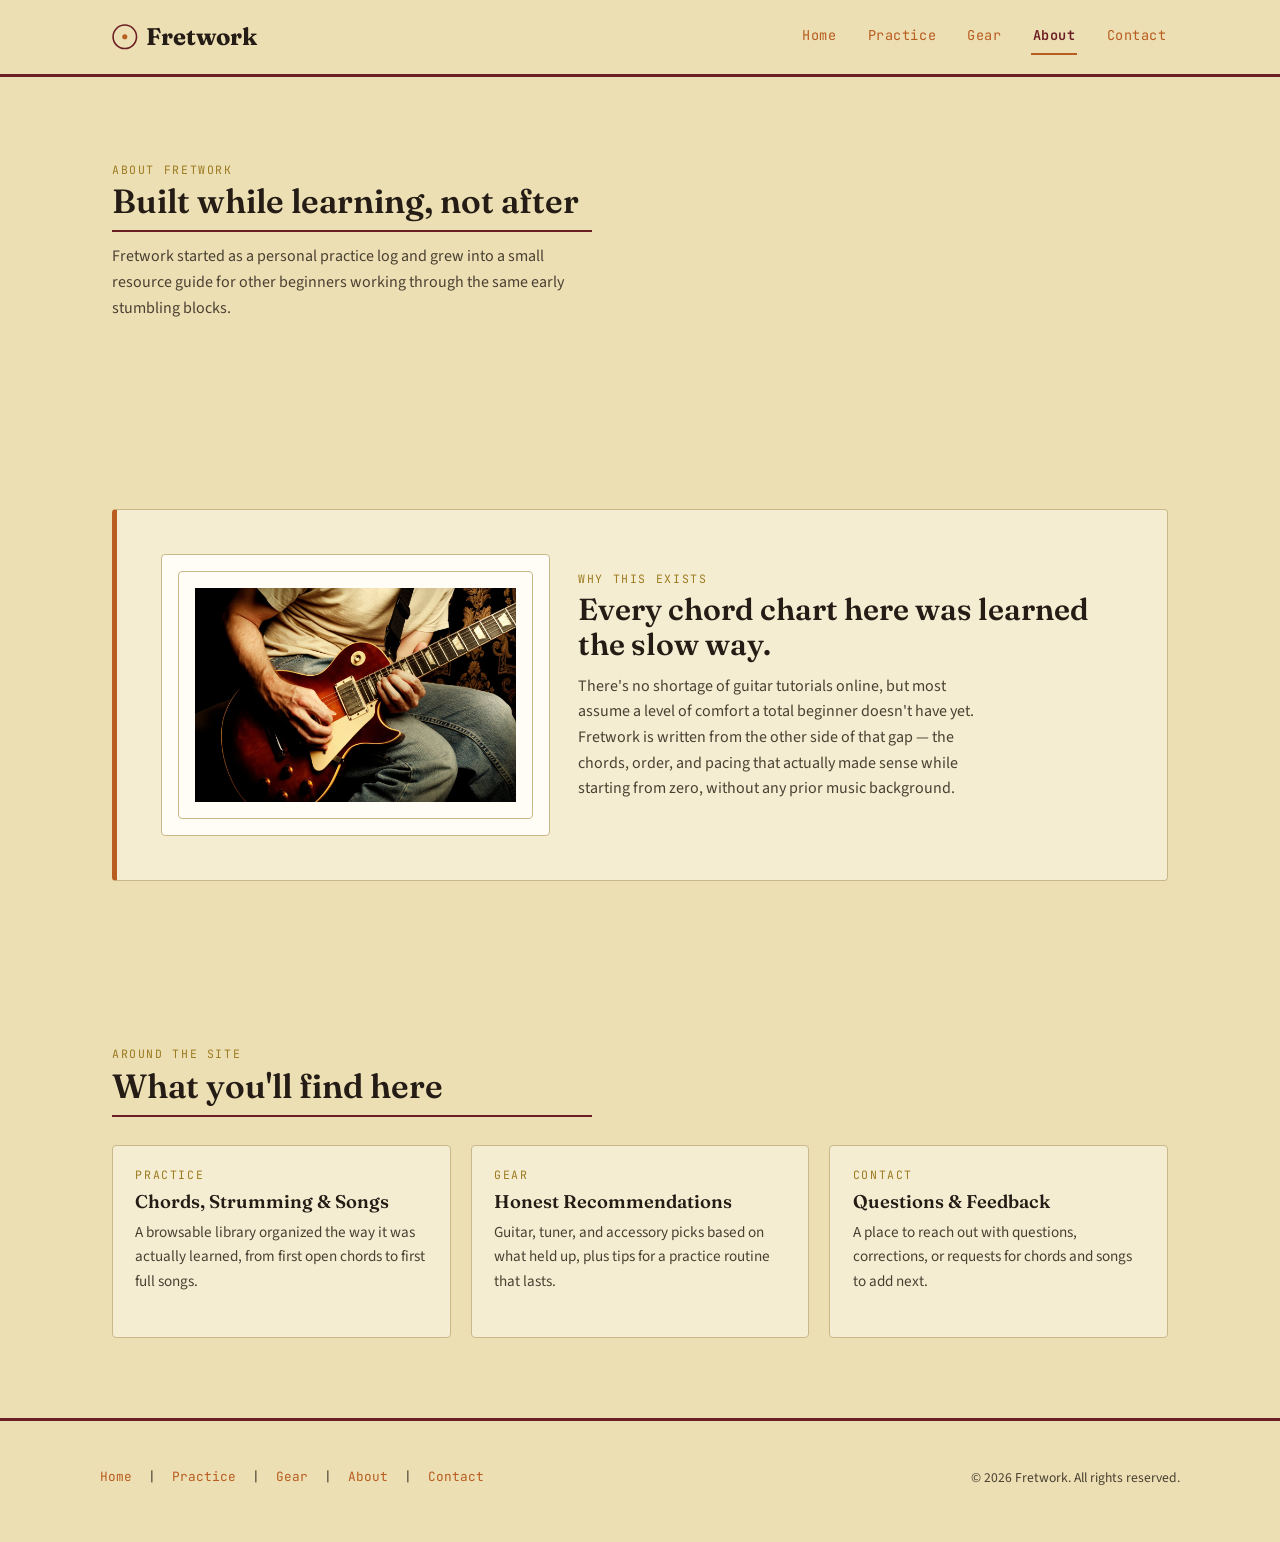
<file: site/about.html>
<!DOCTYPE html>
<html lang="en">
<head>
  <meta charset="UTF-8">
  <meta name="viewport" content="width=device-width, initial-scale=1.0">
  <meta name="author" content="Your Name">
  <meta name="description" content="About Fretwork — a personal practice hub and beginner guitar resource guide, built from first-hand learning experience.">
  <title>About — Fretwork</title>

  <meta property="og:type" content="website">
  <meta property="og:title" content="About — Fretwork">
  <meta property="og:description" content="Why Fretwork exists and who it's built for.">
  <meta property="og:image" content="images/og-image.jpg">
  <meta property="og:url" content="https://example.com/about.html">

  <link rel="icon" href="images/favicon.svg" type="image/svg+xml">

  <link rel="preconnect" href="https://fonts.googleapis.com">
  <link href="https://fonts.googleapis.com/css2?family=Fraunces:wght@500;600;700&family=Source+Sans+3:wght@400;600&family=JetBrains+Mono:wght@400;500&display=swap" rel="stylesheet">
  <link rel="stylesheet" href="styles/base.css">
  <link rel="stylesheet" href="styles/larger.css" media="screen and (min-width: 640px)">
</head>
<body>

  <a class="skip-link" href="#main">Skip to content</a>

  <header class="site-header">
    <div class="header-row">
      <input type="checkbox" id="nav-toggle" class="nav-toggle">
      <label for="nav-toggle" class="hamburger" aria-label="Toggle menu">
        <span></span><span></span><span></span>
      </label>

      <a href="index.html" class="wordmark">
        <svg viewBox="0 0 24 24" aria-hidden="true">
          <circle cx="12" cy="12" r="11" fill="none" stroke="#6b1e23" stroke-width="1.5"/>
          <circle cx="12" cy="12" r="2.4" fill="#b85c1f"/>
        </svg>
        Fretwork
      </a>

      <nav class="primary-nav" aria-label="Primary">
        <ul>
          <li><a href="index.html">Home</a></li>
          <li><a href="practice.html">Practice</a></li>
          <li><a href="gear.html">Gear</a></li>
          <li><a href="about.html" aria-current="page">About</a></li>
          <li><a href="contact.html">Contact</a></li>
        </ul>
      </nav>
    </div>
  </header>

  <main id="main">

    <section id="about-intro">
      <div class="wrap">
        <div class="section-head">
          <span class="label">About Fretwork</span>
          <h2>Built while learning, not after</h2>
          <p>Fretwork started as a personal practice log and grew into a small resource guide for other beginners working through the same early stumbling blocks.</p>
        </div>
      </div>
    </section>

    <section id="about-story">
      <div class="wrap">
        <div class="feature">
          <div class="feature-art" aria-hidden="true">
            <div class="feature-art">
              <img
                src="images/guitar-playing.jpg"
                alt="Man playing an electric guitar"
                loading="lazy"
              >
            </div>
          </div>

          <div class="feature-copy">
            <span class="label">Why This Exists</span>
            <h2>Every chord chart here was learned the slow way.</h2>
            <p>There's no shortage of guitar tutorials online, but most assume a level of comfort a total beginner doesn't have yet. Fretwork is written from the other side of that gap — the chords, order, and pacing that actually made sense while starting from zero, without any prior music background.</p>
          </div>
        </div>
      </div>
    </section>

    <section id="about-sections">
      <div class="wrap">
        <div class="section-head">
          <span class="label">Around the Site</span>
          <h2>What you'll find here</h2>
        </div>

        <div class="card-grid">

          <article class="card">
            <div class="card-body">
              <span class="label">Practice</span>
              <h3>Chords, Strumming &amp; Songs</h3>
              <p>A browsable library organized the way it was actually learned, from first open chords to first full songs.</p>
            </div>
          </article>

          <article class="card">
            <div class="card-body">
              <span class="label">Gear</span>
              <h3>Honest Recommendations</h3>
              <p>Guitar, tuner, and accessory picks based on what held up, plus tips for a practice routine that lasts.</p>
            </div>
          </article>

          <article class="card">
            <div class="card-body">
              <span class="label">Contact</span>
              <h3>Questions &amp; Feedback</h3>
              <p>A place to reach out with questions, corrections, or requests for chords and songs to add next.</p>
            </div>
          </article>

        </div>
      </div>
    </section>

  </main>

  <footer>
    <div class="footer-row">
      <nav class="footer-nav" aria-label="Footer">
        <a href="index.html">Home</a>
        <span aria-hidden="true">|</span>
        <a href="practice.html">Practice</a>
        <span aria-hidden="true">|</span>
        <a href="gear.html">Gear</a>
        <span aria-hidden="true">|</span>
        <a href="about.html">About</a>
        <span aria-hidden="true">|</span>
        <a href="contact.html">Contact</a>
      </nav>

      <p class="footer-note">&copy; 2026 Fretwork. All rights reserved.</p>
    </div>
  </footer>

</body>
</html>
</file>
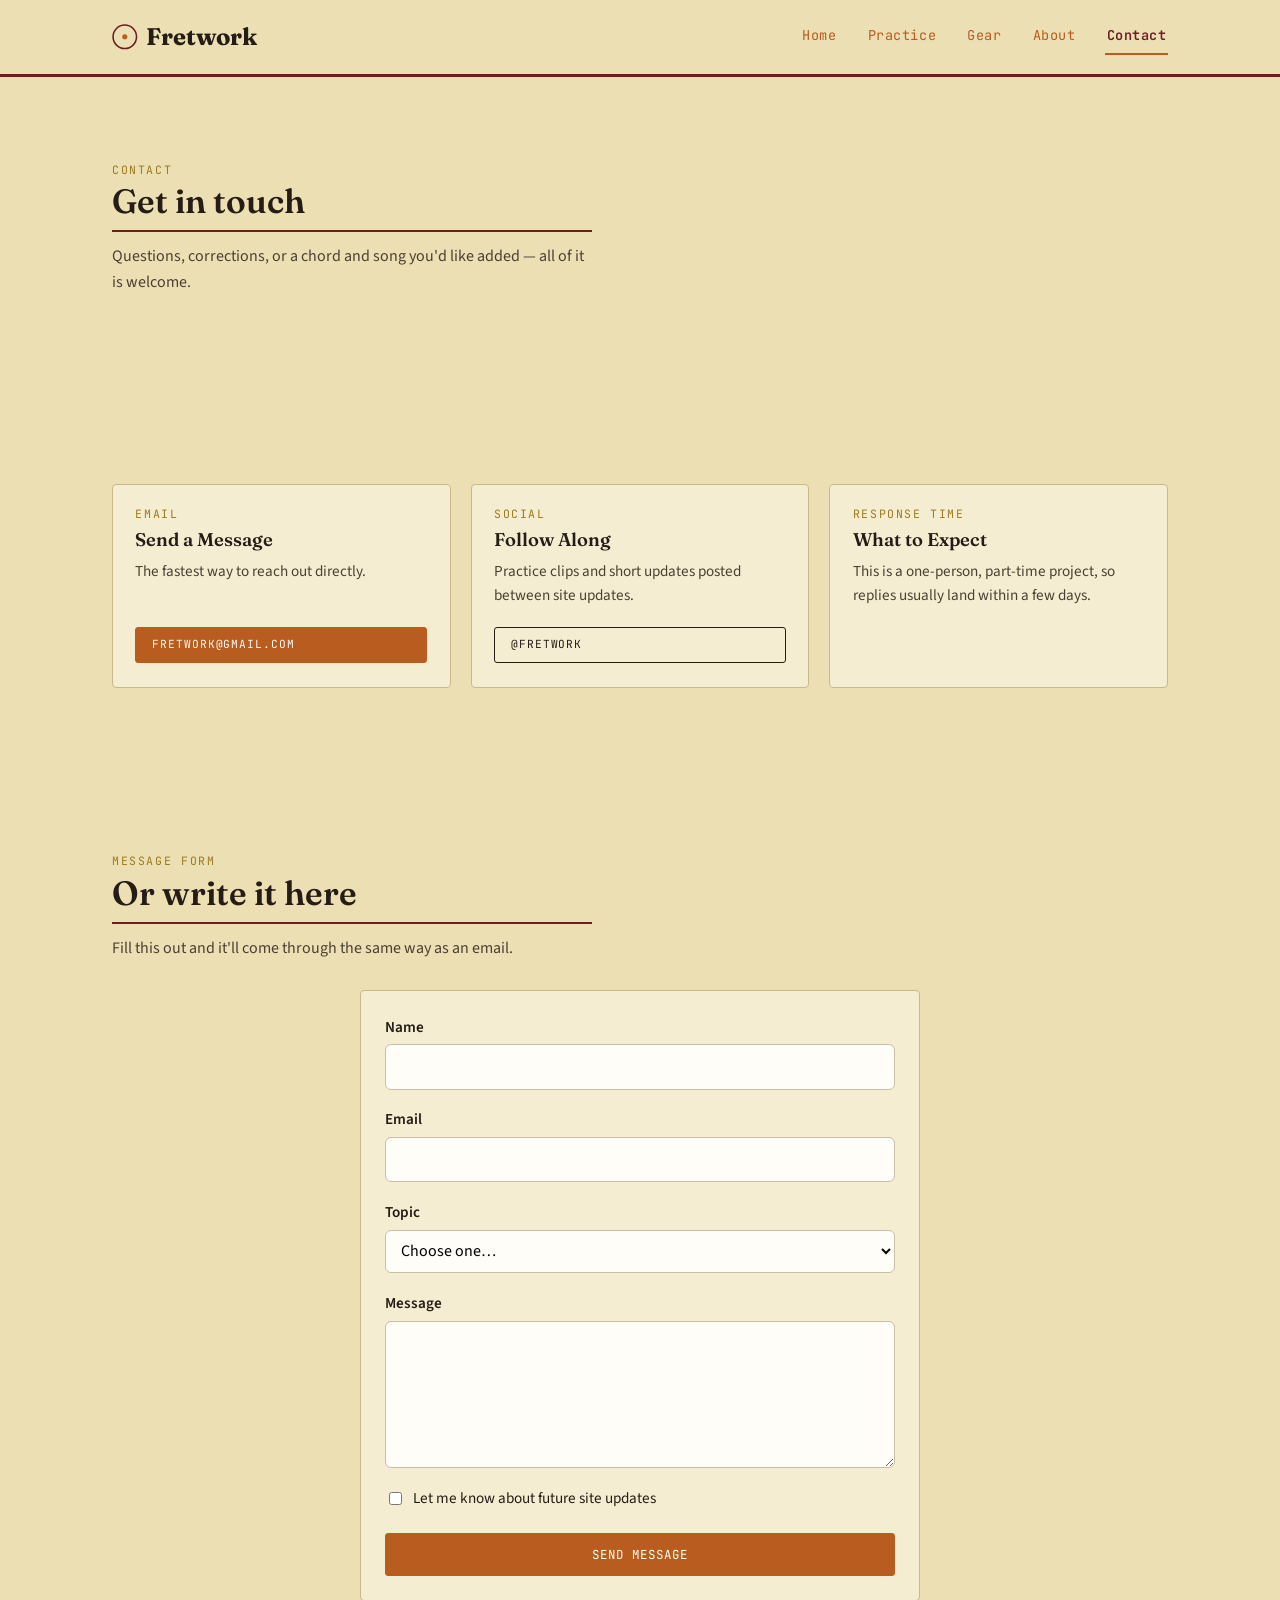
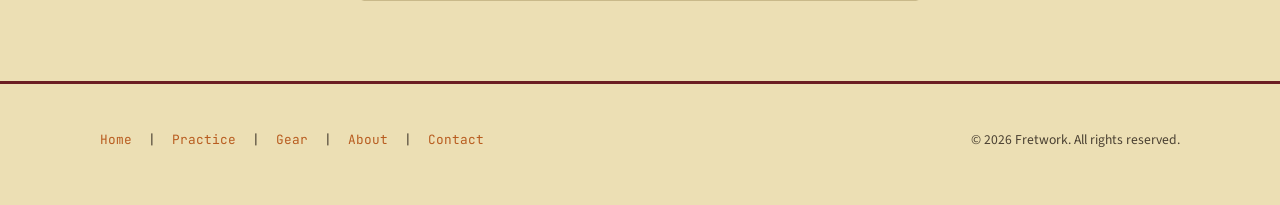
<file: site/contact.html>
<!DOCTYPE html>
<html lang="en">
<head>
  <meta charset="UTF-8">
  <meta name="viewport" content="width=device-width, initial-scale=1.0">
  <meta name="author" content="Your Name">
  <meta name="description" content="Get in touch with Fretwork — questions, corrections, or song and chord requests.">
  <title>Contact — Fretwork</title>

  <meta property="og:type" content="website">
  <meta property="og:title" content="Contact — Fretwork">
  <meta property="og:description" content="Get in touch with questions, corrections, or requests.">
  <meta property="og:image" content="images/og-image.jpg">
  <meta property="og:url" content="https://example.com/contact.html">

  <link rel="icon" href="images/favicon.svg" type="image/svg+xml">

  <link rel="preconnect" href="https://fonts.googleapis.com">
  <link href="https://fonts.googleapis.com/css2?family=Fraunces:wght@500;600;700&family=Source+Sans+3:wght@400;600&family=JetBrains+Mono:wght@400;500&display=swap" rel="stylesheet">
  <link rel="stylesheet" href="styles/base.css">
  <link rel="stylesheet" href="styles/larger.css" media="screen and (min-width: 640px)">
  <link rel="stylesheet" href="styles/interactive.css">
</head>
<body>

  <a class="skip-link" href="#main">Skip to content</a>

  <header class="site-header">
    <div class="header-row">
      <input type="checkbox" id="nav-toggle" class="nav-toggle">
      <label for="nav-toggle" class="hamburger" aria-label="Toggle menu">
        <span></span><span></span><span></span>
      </label>

      <a href="index.html" class="wordmark">
        <svg viewBox="0 0 24 24" aria-hidden="true">
          <circle cx="12" cy="12" r="11" fill="none" stroke="#6b1e23" stroke-width="1.5"/>
          <circle cx="12" cy="12" r="2.4" fill="#b85c1f"/>
        </svg>
        Fretwork
      </a>

      <nav class="primary-nav" aria-label="Primary">
        <ul>
          <li><a href="index.html">Home</a></li>
          <li><a href="practice.html">Practice</a></li>
          <li><a href="gear.html">Gear</a></li>
          <li><a href="about.html">About</a></li>
          <li><a href="contact.html" aria-current="page">Contact</a></li>
        </ul>
      </nav>

      
  </header>

  <main id="main">

    <section id="contact-intro">
      <div class="wrap">
        <div class="section-head">
          <span class="label">Contact</span>
          <h2>Get in touch</h2>
          <p>Questions, corrections, or a chord and song you'd like added — all of it is welcome.</p>
        </div>
      </div>
    </section>

    <section id="contact-details">
      <div class="wrap">
        <div class="card-grid">

          <article class="card">
            <div class="card-body">
              <span class="label">Email</span>
              <h3>Send a Message</h3>
              <p>The fastest way to reach out directly.</p>
              <a class="btn btn-primary btn-small" href="mailto:fretwork@gmail.com">fretwork@gmail.com</a>
            </div>
          </article>

          <article class="card">
            <div class="card-body">
              <span class="label">Social</span>
              <h3>Follow Along</h3>
              <p>Practice clips and short updates posted between site updates.</p>
              <a class="btn btn-small" href="https://fretwork.com" target="_blank" rel="noopener">@fretwork</a>
            </div>
          </article>

          <article class="card">
            <div class="card-body">
              <span class="label">Response Time</span>
              <h3>What to Expect</h3>
              <p>This is a one-person, part-time project, so replies usually land within a few days.</p>
            </div>
          </article>

        </div>
      </div>
    </section>

    <section id="contact-form">
      <div class="wrap">
        <div class="section-head">
          <span class="label">Message Form</span>
          <h2>Or write it here</h2>
          <p>Fill this out and it'll come through the same way as an email.</p>
        </div>

        <form
          class="card contact-form"
          action="form-action.html"
          method="get"
          novalidate
        >
          <div class="form-row">
            <label for="name">Name</label>
            <input
              type="text"
              id="name"
              name="name"
              autocomplete="name"
              required
            >
          </div>

          <div class="form-row">
            <label for="email">Email</label>
            <input
              type="email"
              id="email"
              name="email"
              autocomplete="email"
              required
            >
          </div>

          <div class="form-row">
            <label for="topic">Topic</label>
            <select id="topic" name="topic" required>
              <option value="" selected disabled>Choose one…</option>
              <option value="song-request">Song request</option>
              <option value="chord-correction">Chord correction</option>
              <option value="general-question">General question</option>
              <option value="other">Other</option>
            </select>
          </div>

          <div class="form-row">
            <label for="message">Message</label>
            <textarea
              id="message"
              name="message"
              rows="5"
              required
            ></textarea>
          </div>

          <div class="form-row form-row-checkbox">
            <input type="checkbox" id="updates" name="updates" value="yes">
            <label for="updates">Let me know about future site updates</label>
          </div>

          <button type="submit" class="btn btn-primary">Send Message</button>
        </form>
      </div>
    </section>

  </main>

  <footer>
    <div class="footer-row">
      <nav class="footer-nav" aria-label="Footer">
        <a href="index.html">Home</a>
        <span aria-hidden="true">|</span>
        <a href="practice.html">Practice</a>
        <span aria-hidden="true">|</span>
        <a href="gear.html">Gear</a>
        <span aria-hidden="true">|</span>
        <a href="about.html">About</a>
        <span aria-hidden="true">|</span>
        <a href="contact.html">Contact</a>
      </nav>
      <p class="footer-note">&copy; 2026 Fretwork. All rights reserved.</p>
    </div>
  </footer>

</body>
</html>
</file>
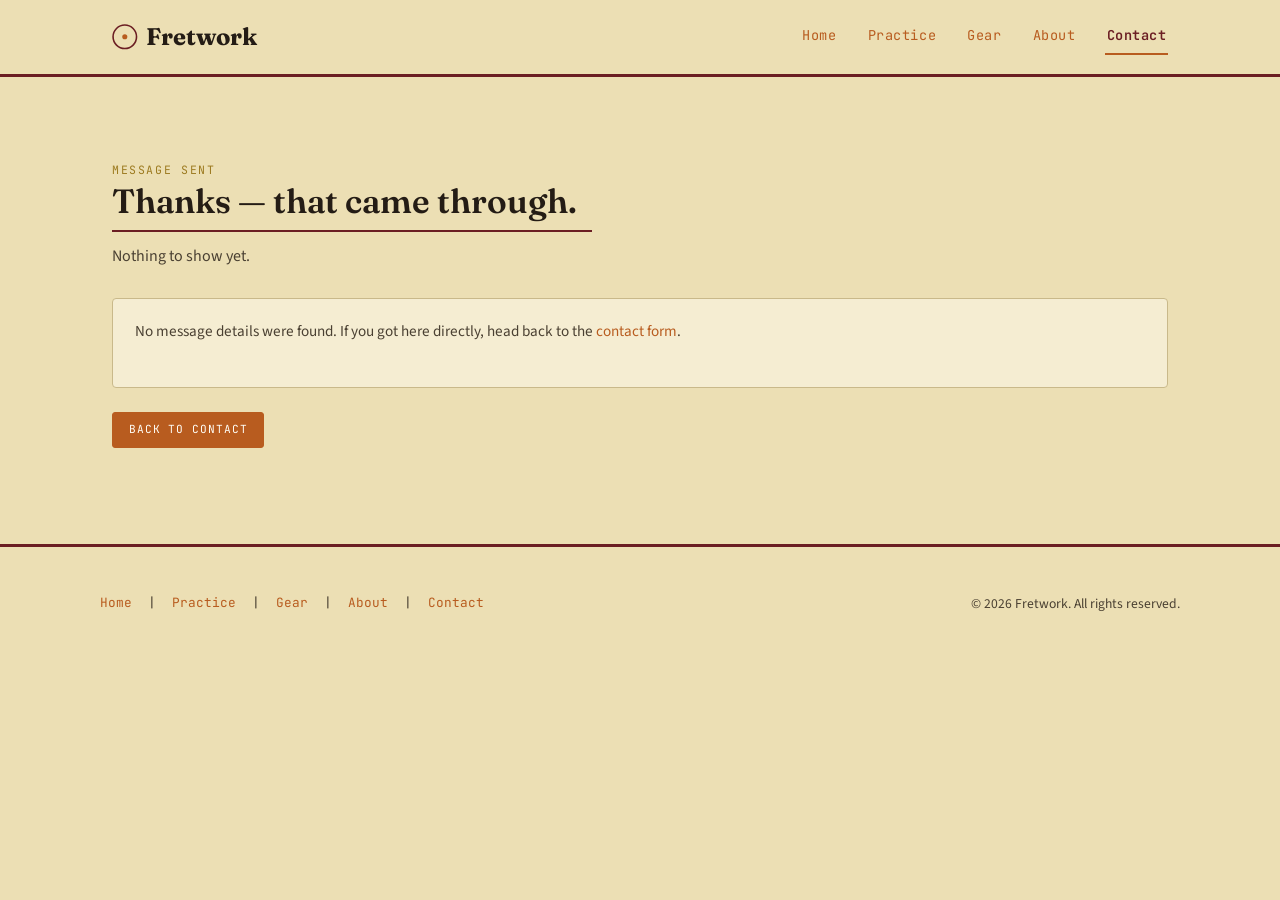
<file: site/form-action.html>
<!DOCTYPE html>
<html lang="en">
<head>
  <meta charset="UTF-8">
  <meta name="viewport" content="width=device-width, initial-scale=1.0">
  <meta name="author" content="Your Name">
  <meta name="description" content="Thank you for contacting Fretwork.">
  <title>Message Received — Fretwork</title>

  <link rel="icon" href="images/favicon.svg" type="image/svg+xml">

  <link rel="preconnect" href="https://fonts.googleapis.com">
  <link href="https://fonts.googleapis.com/css2?family=Fraunces:wght@500;600;700&family=Source+Sans+3:wght@400;600&family=JetBrains+Mono:wght@400;500&display=swap" rel="stylesheet">
  <link rel="stylesheet" href="styles/base.css">
  <link rel="stylesheet" href="styles/larger.css" media="screen and (min-width: 640px)">
  <link rel="stylesheet" href="styles/interactive.css">
</head>
<body>

  <a class="skip-link" href="#main">Skip to content</a>

  <header class="site-header">
    <div class="header-row">
      <input type="checkbox" id="nav-toggle" class="nav-toggle">
      <label for="nav-toggle" class="hamburger" aria-label="Toggle menu">
        <span></span><span></span><span></span>
      </label>

      <a href="index.html" class="wordmark">
        <svg viewBox="0 0 24 24" aria-hidden="true">
          <circle cx="12" cy="12" r="11" fill="none" stroke="#6b1e23" stroke-width="1.5"/>
          <circle cx="12" cy="12" r="2.4" fill="#b85c1f"/>
        </svg>
        Fretwork
      </a>

      <nav class="primary-nav" aria-label="Primary">
        <ul>
          <li><a href="index.html">Home</a></li>
          <li><a href="practice.html">Practice</a></li>
          <li><a href="gear.html">Gear</a></li>
          <li><a href="about.html">About</a></li>
          <li><a href="contact.html" aria-current="page">Contact</a></li>
        </ul>
      </nav>

  </header>

  <main id="main">

    <section id="form-received">
      <div class="wrap">
        <div class="section-head">
          <span class="label">Message Sent</span>
          <h2>Thanks — that came through.</h2>
          <p id="received-summary">Here's a copy of what was submitted.</p>
        </div>

        <div class="card" id="received-card">
          <div class="card-body">
            <p class="empty-state">Loading your message…</p>
          </div>
        </div>

        <p class="form-return">
          <a class="btn btn-primary btn-small" href="contact.html">Back to Contact</a>
        </p>
      </div>
    </section>

  </main>

  <footer>
    <div class="footer-row">
      <nav class="footer-nav" aria-label="Footer">
        <a href="index.html">Home</a>
        <span aria-hidden="true">|</span>
        <a href="practice.html">Practice</a>
        <span aria-hidden="true">|</span>
        <a href="gear.html">Gear</a>
        <span aria-hidden="true">|</span>
        <a href="about.html">About</a>
        <span aria-hidden="true">|</span>
        <a href="contact.html">Contact</a>
      </nav>
      <p class="footer-note">&copy; 2026 Fretwork. All rights reserved.</p>
    </div>
  </footer>

  <script src="scripts/form-action.js" defer></script>

</body>
</html>
</file>
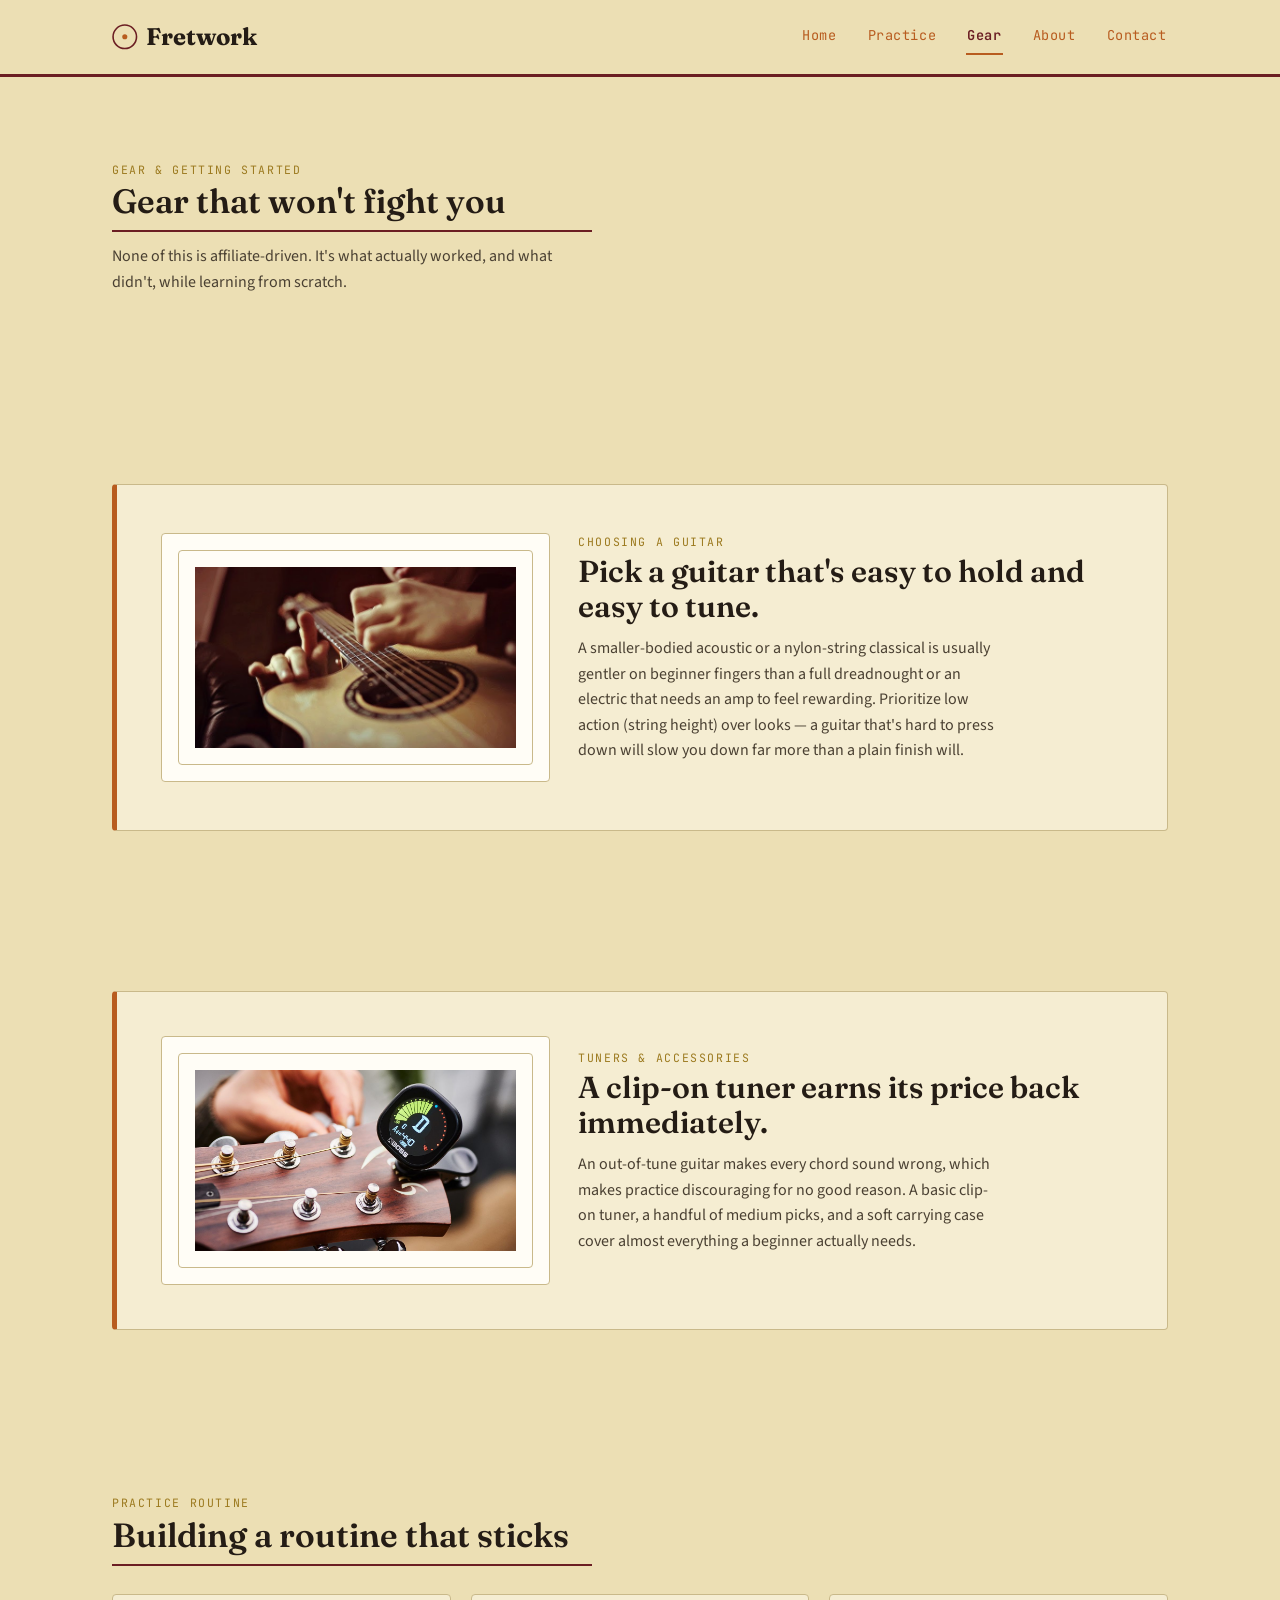
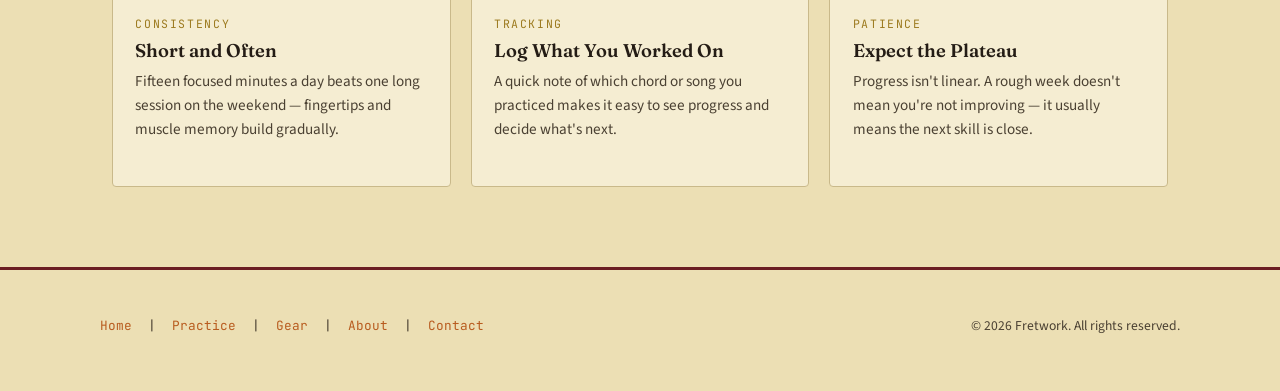
<file: site/gear.html>
<!DOCTYPE html>
<html lang="en">
<head>
  <meta charset="UTF-8">
  <meta name="viewport" content="width=device-width, initial-scale=1.0">
  <meta name="author" content="Your Name">
  <meta name="description" content="Beginner-friendly guitar, tuner, and accessory recommendations, plus tips for building a practice routine that sticks.">
  <title>Gear — Fretwork</title>

  <meta property="og:type" content="website">
  <meta property="og:title" content="Gear — Fretwork">
  <meta property="og:description" content="Beginner-friendly gear recommendations and practice routine tips.">
  <meta property="og:image" content="images/og-image.jpg">
  <meta property="og:url" content="https://example.com/gear.html">

  <link rel="icon" href="images/favicon.svg" type="image/svg+xml">

  <link rel="preconnect" href="https://fonts.googleapis.com">
  <link href="https://fonts.googleapis.com/css2?family=Fraunces:wght@500;600;700&family=Source+Sans+3:wght@400;600&family=JetBrains+Mono:wght@400;500&display=swap" rel="stylesheet">
  <link rel="stylesheet" href="styles/base.css">
  <link rel="stylesheet" href="styles/larger.css" media="screen and (min-width: 640px)">
</head>
<body>

  <a class="skip-link" href="#main">Skip to content</a>

  <header class="site-header">
    <div class="header-row">
      <input type="checkbox" id="nav-toggle" class="nav-toggle">
      <label for="nav-toggle" class="hamburger" aria-label="Toggle menu">
        <span></span><span></span><span></span>
      </label>

      <a href="index.html" class="wordmark">
        <svg viewBox="0 0 24 24" aria-hidden="true">
          <circle cx="12" cy="12" r="11" fill="none" stroke="#6b1e23" stroke-width="1.5"/>
          <circle cx="12" cy="12" r="2.4" fill="#b85c1f"/>
        </svg>
        Fretwork
      </a>

      <nav class="primary-nav" aria-label="Primary">
        <ul>
          <li><a href="index.html">Home</a></li>
          <li><a href="practice.html">Practice</a></li>
          <li><a href="gear.html" aria-current="page">Gear</a></li>
          <li><a href="about.html">About</a></li>
          <li><a href="contact.html">Contact</a></li>
        </ul>
      </nav>
    </div>
  </header>

  <main id="main">

    <section id="gear-intro">
      <div class="wrap">
        <div class="section-head">
          <span class="label">Gear &amp; Getting Started</span>
          <h2>Gear that won't fight you</h2>
          <p>None of this is affiliate-driven. It's what actually worked, and what didn't, while learning from scratch.</p>
        </div>
      </div>
    </section>

    <section id="first-guitar">
      <div class="wrap">
        <div class="feature">
          <div class="feature-art" aria-hidden="true">
            <div class="feature-art">
              <img
                src="images/guitar.jpg"
                alt="Acoustic guitar"
                loading="lazy"
              >
            </div>
          </div>

          <div class="feature-copy">
            <span class="label">Choosing a Guitar</span>
            <h2>Pick a guitar that's easy to hold and easy to tune.</h2>
            <p>A smaller-bodied acoustic or a nylon-string classical is usually gentler on beginner fingers than a full dreadnought or an electric that needs an amp to feel rewarding. Prioritize low action (string height) over looks — a guitar that's hard to press down will slow you down far more than a plain finish will.</p>
          </div>
        </div>
      </div>
    </section>

    <section id="tuners">
      <div class="wrap">
        <div class="feature">
          <div class="feature-art" aria-hidden="true">
            <div class="feature-art">
              <img
                src="images/tuner.jpg"
                alt="Clip-on guitar tuner and pick"
                loading="lazy"
              >
            </div>
          </div>

          <div class="feature-copy">
            <span class="label">Tuners &amp; Accessories</span>
            <h2>A clip-on tuner earns its price back immediately.</h2>
            <p>An out-of-tune guitar makes every chord sound wrong, which makes practice discouraging for no good reason. A basic clip-on tuner, a handful of medium picks, and a soft carrying case cover almost everything a beginner actually needs.</p>
          </div>
        </div>
      </div>
    </section>

    <section id="routine">
      <div class="wrap">
        <div class="section-head">
          <span class="label">Practice Routine</span>
          <h2>Building a routine that sticks</h2>
        </div>

        <div class="card-grid">

          <article class="card">
            <div class="card-body">
              <span class="label">Consistency</span>
              <h3>Short and Often</h3>
              <p>Fifteen focused minutes a day beats one long session on the weekend — fingertips and muscle memory build gradually.</p>
            </div>
          </article>

          <article class="card">
            <div class="card-body">
              <span class="label">Tracking</span>
              <h3>Log What You Worked On</h3>
              <p>A quick note of which chord or song you practiced makes it easy to see progress and decide what's next.</p>
            </div>
          </article>

          <article class="card">
            <div class="card-body">
              <span class="label">Patience</span>
              <h3>Expect the Plateau</h3>
              <p>Progress isn't linear. A rough week doesn't mean you're not improving — it usually means the next skill is close.</p>
            </div>
          </article>

        </div>
      </div>
    </section>

  </main>

  <footer>
    <div class="footer-row">
      <nav class="footer-nav" aria-label="Footer">
        <a href="index.html">Home</a>
        <span aria-hidden="true">|</span>
        <a href="practice.html">Practice</a>
        <span aria-hidden="true">|</span>
        <a href="gear.html">Gear</a>
        <span aria-hidden="true">|</span>
        <a href="about.html">About</a>
        <span aria-hidden="true">|</span>
        <a href="contact.html">Contact</a>
      </nav>

      <p class="footer-note">&copy; 2026 Fretwork. All rights reserved.</p>
    </div>
  </footer>

</body>
</html>
</file>
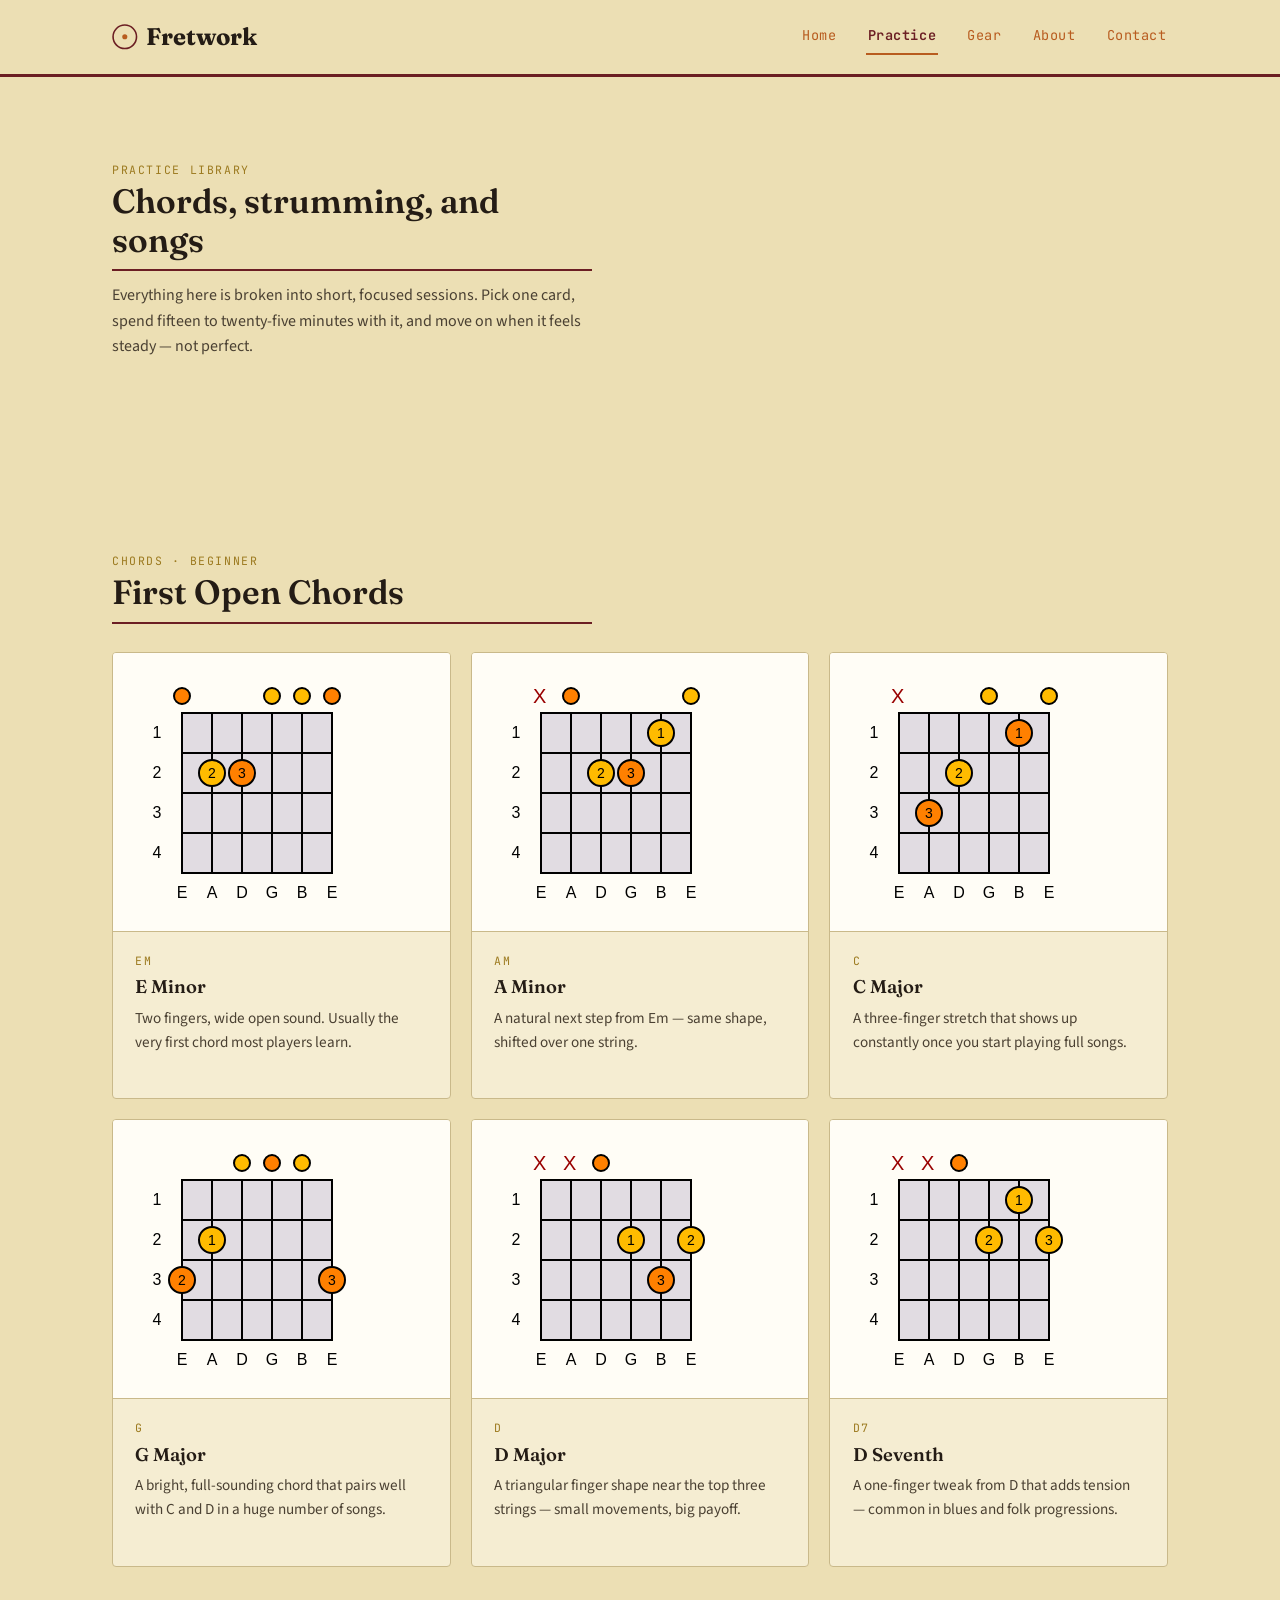
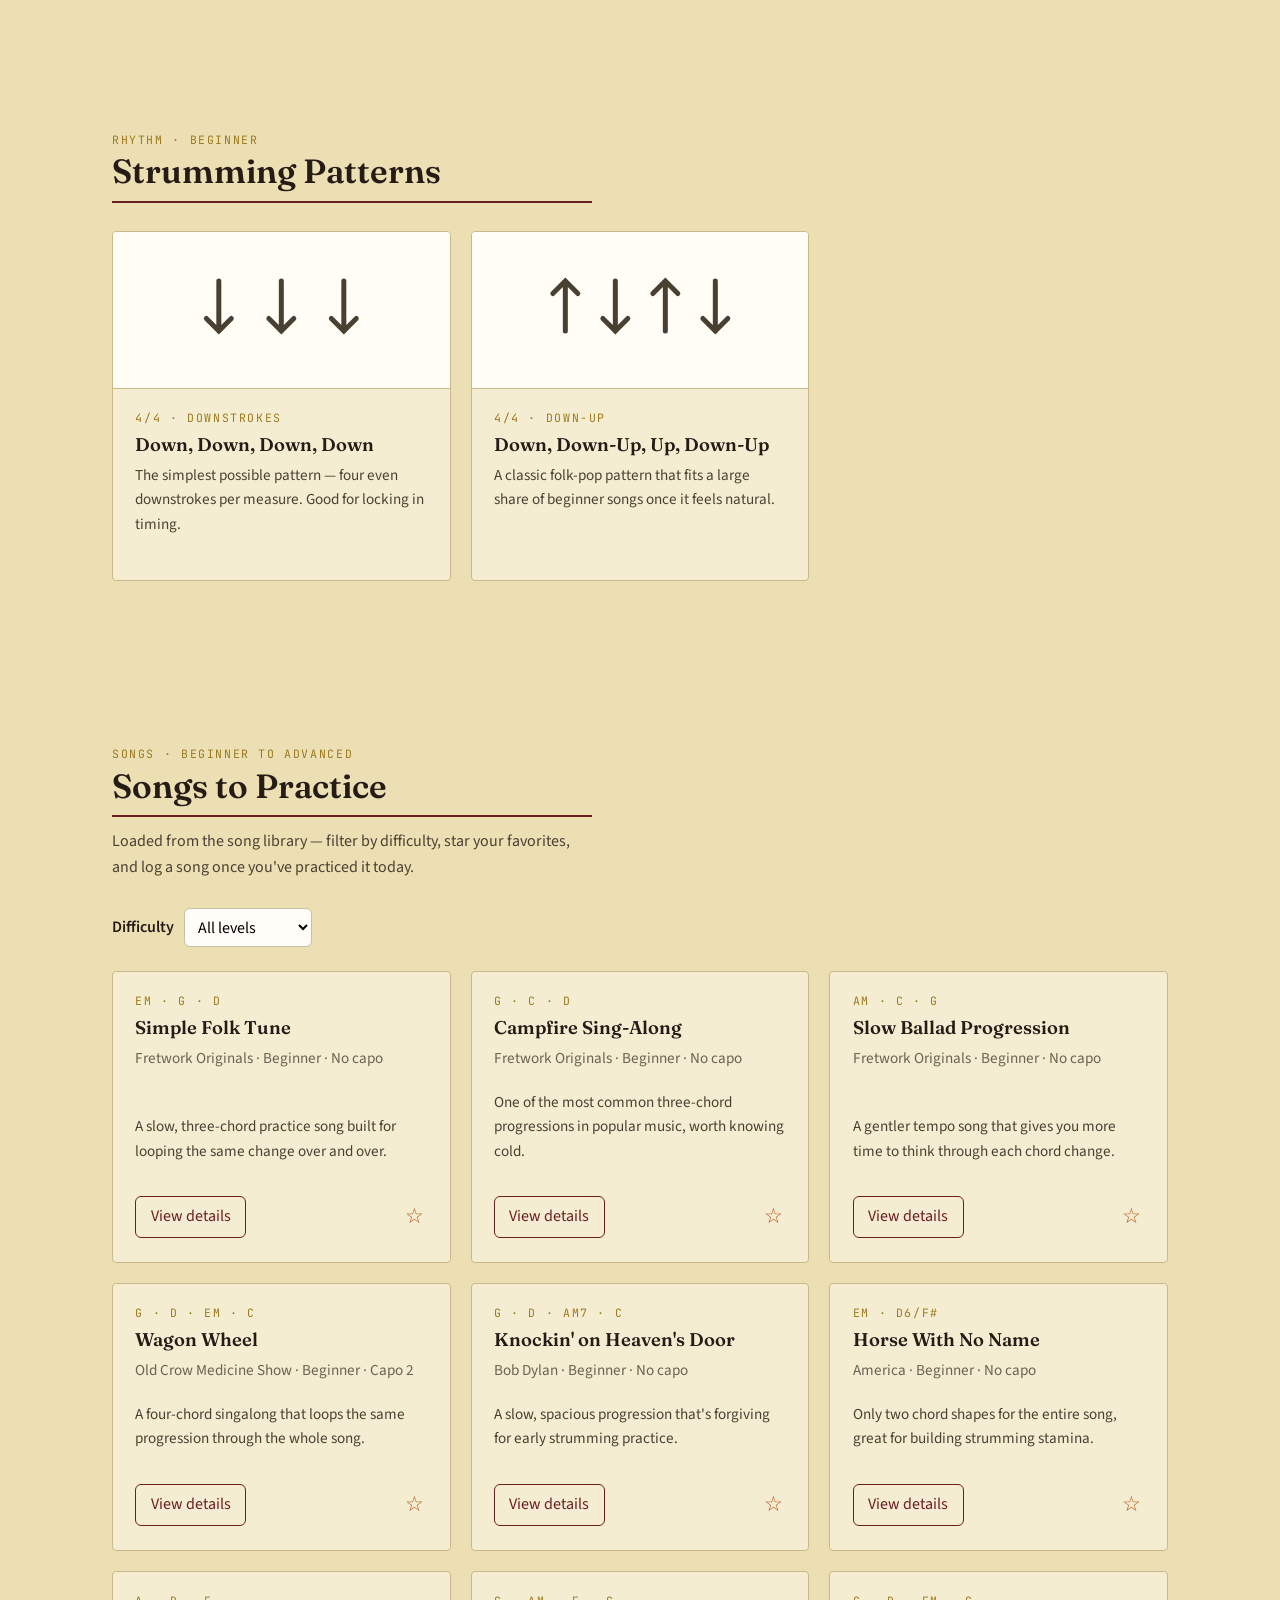
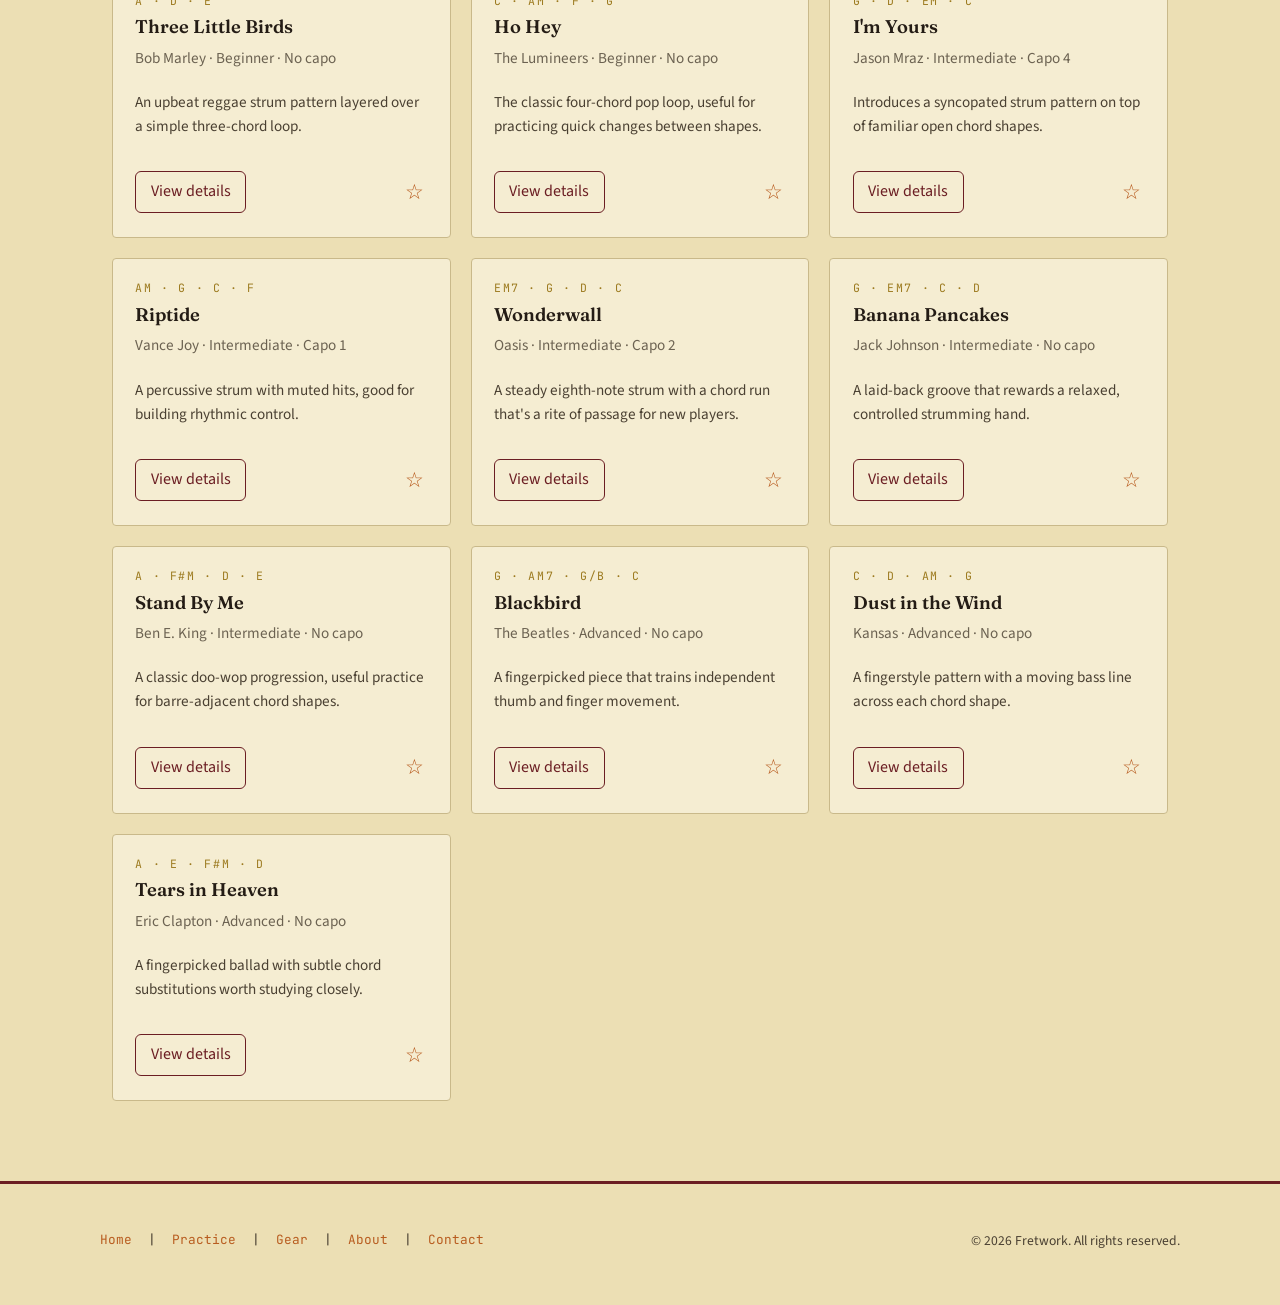
<file: site/practice.html>
<!DOCTYPE html>
<html lang="en">
<head>
  <meta charset="UTF-8">
  <meta name="viewport" content="width=device-width, initial-scale=1.0">
  <meta name="author" content="Your Name">
  <meta name="description" content="Browse Fretwork's practice library — beginner chords, strumming patterns, and songs to work through.">
  <title>Practice — Fretwork</title>

  <meta property="og:type" content="website">
  <meta property="og:title" content="Practice — Fretwork">
  <meta property="og:description" content="Beginner chords, strumming patterns, and songs to practice.">
  <meta property="og:image" content="images/og-image.jpg">
  <meta property="og:url" content="https://example.com/practice.html">

  <link rel="icon" href="images/favicon.svg" type="image/svg+xml">

  <link rel="preconnect" href="https://fonts.googleapis.com">
  <link href="https://fonts.googleapis.com/css2?family=Fraunces:wght@500;600;700&family=Source+Sans+3:wght@400;600&family=JetBrains+Mono:wght@400;500&display=swap" rel="stylesheet">
  <link rel="stylesheet" href="styles/base.css">
  <link rel="stylesheet" href="styles/larger.css" media="screen and (min-width: 640px)">
  <link rel="stylesheet" href="styles/interactive.css">
</head>
<body>

  <a class="skip-link" href="#main">Skip to content</a>

  <header class="site-header">
    <div class="header-row">
      <input type="checkbox" id="nav-toggle" class="nav-toggle">
      <label for="nav-toggle" class="hamburger" aria-label="Toggle menu">
        <span></span><span></span><span></span>
      </label>

      <a href="index.html" class="wordmark">
        <svg viewBox="0 0 24 24" aria-hidden="true">
          <circle cx="12" cy="12" r="11" fill="none" stroke="#6b1e23" stroke-width="1.5"/>
          <circle cx="12" cy="12" r="2.4" fill="#b85c1f"/>
        </svg>
        Fretwork
      </a>

      <nav class="primary-nav" aria-label="Primary">
        <ul>
          <li><a href="index.html">Home</a></li>
          <li><a href="practice.html" aria-current="page">Practice</a></li>
          <li><a href="gear.html">Gear</a></li>
          <li><a href="about.html">About</a></li>
          <li><a href="contact.html">Contact</a></li>
        </ul>
      </nav>
    </div>
  </header>

  <main id="main">

    <section id="practice-intro">
      <div class="wrap">
        <div class="section-head">
          <span class="label">Practice Library</span>
          <h2>Chords, strumming, and songs</h2>
          <p>Everything here is broken into short, focused sessions. Pick one card, spend fifteen to twenty-five minutes with it, and move on when it feels steady — not perfect.</p>
        </div>
      </div>
    </section>

    <section id="chords">
      <div class="wrap">
        <div class="section-head">
          <span class="label">Chords · Beginner</span>
          <h2>First Open Chords</h2>
        </div>

        <div class="card-grid">

          <article class="card">
            <!-- E Minor -->
            <div class="card-art">
              <img src="images/e-minor.svg" alt="E minor chord diagram" loading="lazy">
            </div>
            <div class="card-body">
              <span class="label">Em</span>
              <h3>E Minor</h3>
              <p>Two fingers, wide open sound. Usually the very first chord most players learn.</p>
            </div>
          </article>

          <article class="card">
            <!-- A Minor -->
            <div class="card-art">
              <img src="images/a-minor.svg" alt="A minor chord diagram" loading="lazy">
            </div>
            <div class="card-body">
              <span class="label">Am</span>
              <h3>A Minor</h3>
              <p>A natural next step from Em — same shape, shifted over one string.</p>
            </div>
          </article>

          <article class="card">
            <!-- C Major -->
            <div class="card-art">
              <img src="images/c-major.svg" alt="C major chord diagram" loading="lazy">
            </div>
            <div class="card-body">
              <span class="label">C</span>
              <h3>C Major</h3>
              <p>A three-finger stretch that shows up constantly once you start playing full songs.</p>
            </div>
          </article>

          <article class="card">
            <!-- G Major -->
            <div class="card-art">
              <img src="images/g-major.svg" alt="G Major chord diagram" loading="lazy">
            </div>
            <div class="card-body">
              <span class="label">G</span>
              <h3>G Major</h3>
              <p>A bright, full-sounding chord that pairs well with C and D in a huge number of songs.</p>
            </div>
          </article>

          <article class="card">
            <!-- D Major -->
            <div class="card-art">
              <img src="images/d-major.svg" alt="D Major chord diagram" loading="lazy">
            </div>
            <div class="card-body">
              <span class="label">D</span>
              <h3>D Major</h3>
              <p>A triangular finger shape near the top three strings — small movements, big payoff.</p>
            </div>
          </article>

          <article class="card">
            <!-- D Seventh -->
            <div class="card-art">
              <img src="images/d-7.svg" alt="D seven chord diagram" loading="lazy">
            </div>
            <div class="card-body">
              <span class="label">D7</span>
              <h3>D Seventh</h3>
              <p>A one-finger tweak from D that adds tension — common in blues and folk progressions.</p>
            </div>
          </article>

        </div>
      </div>
    </section>

    <section id="strumming">
      <div class="wrap">
        <div class="section-head">
          <span class="label">Rhythm · Beginner</span>
          <h2>Strumming Patterns</h2>
        </div>

        <div class="card-grid">

          <article class="card">
            <div class="card-art">
              <svg viewBox="0 0 100 40" role="img" aria-label="Down strums icon">
                <g stroke="#4a4032" stroke-width="2" fill="none" stroke-linecap="round">
                  <path d="M25 10 L25 30 M20 25 L25 30 L30 25"/>
                  <path d="M50 10 L50 30 M45 25 L50 30 L55 25"/>
                  <path d="M75 10 L75 30 M70 25 L75 30 L80 25"/>
                </g>
              </svg>
            </div>

            <div class="card-body">
              <span class="label">4/4 · Downstrokes</span>
              <h3>Down, Down, Down, Down</h3>
              <p>The simplest possible pattern — four even downstrokes per measure. Good for locking in timing.</p>
            </div>
          </article>

          <article class="card">
            <div class="card-art">
              <svg viewBox="0 0 100 40" role="img" aria-label="Down up strums icon">
                <g stroke="#4a4032" stroke-width="2" fill="none" stroke-linecap="round">
                  <path d="M20 30 L20 10 M15 15 L20 10 L25 15"/>
                  <path d="M40 10 L40 30 M35 25 L40 30 L45 25"/>
                  <path d="M60 30 L60 10 M55 15 L60 10 L65 15"/>
                  <path d="M80 10 L80 30 M75 25 L80 30 L85 25"/>
                </g>
              </svg>
            </div>

            <div class="card-body">
              <span class="label">4/4 · Down-Up</span>
              <h3>Down, Down-Up, Up, Down-Up</h3>
              <p>A classic folk-pop pattern that fits a large share of beginner songs once it feels natural.</p>
            </div>
          </article>

        </div>
      </div>
    </section>

    <section id="songs">
      <div class="wrap">
        <div class="section-head">
          <span class="label">Songs · Beginner to Advanced</span>
          <h2>Songs to Practice</h2>
          <p>Loaded from the song library — filter by difficulty, star your favorites, and log a song once you've practiced it today.</p>
        </div>

        <div class="filter-row">
          <label for="difficulty-filter">Difficulty</label>
          <select id="difficulty-filter" aria-label="Filter songs by difficulty">
            <option value="all">All levels</option>
          </select>
        </div>

        <div class="card-grid" id="song-grid" aria-live="polite">
          <p class="empty-state">Loading songs…</p>
        </div>
      </div>
    </section>

  </main>

  <footer>
    <div class="footer-row">
      <nav class="footer-nav" aria-label="Footer">
        <a href="index.html">Home</a>
        <span aria-hidden="true">|</span>
        <a href="practice.html">Practice</a>
        <span aria-hidden="true">|</span>
        <a href="gear.html">Gear</a>
        <span aria-hidden="true">|</span>
        <a href="about.html">About</a>
        <span aria-hidden="true">|</span>
        <a href="contact.html">Contact</a>
      </nav>

      <p class="footer-note">&copy; 2026 Fretwork. All rights reserved.</p>
    </div>
  </footer>

  <!-- Song detail modal, shared by every song card -->
  <div class="modal-backdrop" id="song-modal" hidden>
    <div class="modal-dialog" role="dialog" aria-modal="true" aria-labelledby="song-modal-title">
      <button type="button" class="modal-close" aria-label="Close dialog">&times;</button>
      <h3 id="song-modal-title"></h3>
      <div id="song-modal-body"></div>
    </div>
  </div>

  <script type="module" src="scripts/main.js" defer></script>

</body>
</html>
</file>
<file: chamber/styles/base.css>
/* =========================================
   Davao Chamber of Commerce — base.css
   Mobile-first base styles (320px and up)
   ========================================= */

/* ---------- Design tokens ---------- */
:root {
  --color-primary: #2E7D32;
  --color-primary-dark: #347739;
  --color-secondary: #ffefd5;
  --color-bg: #FAF7F0;
  --color-text: #2B2B2B;
  --color-accent: #8D5524;
  --color-card-bg: #FFFFFF;

  --color-badge-member: #6D6D6D;
  --color-badge-silver: #8D5524;
  --color-badge-gold: #F9A825;

  --font-heading: "Poppins", sans-serif;
  --font-body: "Lora", serif;

  --radius-sm: 4px;
  --radius-md: 6px;
  --radius-lg: 10px;

  --shadow-card: 0 1px 3px rgba(0, 0, 0, 0.08), 0 4px 10px rgba(0, 0, 0, 0.06);
  --shadow-card-hover: 0 2px 6px rgba(0, 0, 0, 0.10), 0 8px 20px rgba(0, 0, 0, 0.10);

  --container-padding: 1rem;
}

/* ---------- Reset (defensive — works even if normalize.css fails to load) ---------- */
* { box-sizing: border-box; }

ul { list-style: none; margin: 0; padding: 0; }

a { text-decoration: none; color: inherit; }

button { font: inherit; cursor: pointer; border: none; background: none; }

/* ---------- Base ---------- */
body {
  font-family: var(--font-body);
  background-color: var(--color-bg);
  color: var(--color-text);
  line-height: 1.6;
}

h1, h2, h3 {
  font-family: var(--font-heading);
  color: var(--color-primary);
  line-height: 1.25;
}

a:focus-visible,
button:focus-visible {
  outline: 2px solid var(--color-secondary);
  outline-offset: 2px;
}

.visually-hidden {
  position: absolute;
  width: 1px;
  height: 1px;
  overflow: hidden;
  clip: rect(0 0 0 0);
  white-space: nowrap;
}

/* ---------- Reusable hover-lift pattern ----------
   Consolidates the repeated hover box-shadow/transform
   used by .member-card, .event-card, .spotlight-card */
.hover-lift {
  transition: box-shadow 0.2s ease, transform 0.2s ease;
}

.hover-lift:hover {
  box-shadow: var(--shadow-card-hover);
  transform: translateY(-2px);
}

/* ---------- Header (shared across all pages) ---------- */
.site-header {
  display: flex;
  align-items: center;
  justify-content: space-between;
  flex-wrap: wrap;
  padding: 0.75rem 1rem;
  background-color: var(--color-primary);
}

.brand {
  display: flex;
  align-items: center;
  gap: 0.6rem;
}

.logo {
  width: 40px;
  height: 40px;
}

.brand-name {
  font-family: var(--font-heading);
  font-weight: 600;
  font-size: 0.95rem;
  line-height: 1.2;
  color: #fff;
}

/* Hamburger menu button */
.menu-toggle {
  display: flex;
  flex-direction: column;
  justify-content: center;
  gap: 5px;
  width: 28px;
  height: 28px;
}

.menu-toggle span {
  display: block;
  height: 2px;
  border-radius: 2px;
  background-color: #fff;
}

/* Mobile nav (hidden until toggled open) */
.main-nav {
  display: none;
  order: 3;
  width: 100%;
}

.main-nav.open {
  display: block;
}

.main-nav ul {
  display: flex;
  flex-direction: column;
  margin-top: 0.75rem;
  border-top: 1px solid rgba(255, 255, 255, 0.18);
}

.main-nav a {
  display: block;
  padding: 0.8rem 0.25rem;
  font-family: var(--font-heading);
  font-size: 0.95rem;
  font-weight: 500;
  color: rgba(255, 255, 255, 0.85);
  border-bottom: 1px solid rgba(255, 255, 255, 0.1);
  transition: color 0.15s ease;
}

.main-nav a:hover {
  color: #fff;
}

.main-nav a.current {
  font-weight: 600;
  color: var(--color-secondary);
}

/* ---------- Directory page header ---------- */
.directory-header {
  padding: 1.5rem 1rem 0.75rem;
}

.directory-header h1 {
  margin-bottom: 0.85rem;
  font-size: 1.6rem;
}

.view-toggle {
  display: flex;
  gap: 0.5rem;
}

.view-btn {
  padding: 0.45rem 1.1rem;
  border: 2px solid var(--color-primary);
  border-radius: var(--radius-sm);
  font-family: var(--font-heading);
  font-weight: 500;
  font-size: 0.85rem;
  color: var(--color-primary);
  background-color: var(--color-card-bg);
  transition: background-color 0.15s ease, color 0.15s ease;
}

.view-btn:hover {
  background-color: var(--color-primary);
  color: #fff;
}

.view-btn.active {
  color: #fff;
  background-color: var(--color-primary);
}

/* ---------- Directory grid + cards ---------- */
.directory {
  display: grid;
  grid-template-columns: 1fr;
  gap: 1.25rem;
  padding: 0.5rem 1rem 1.5rem;
}

.loading-message {
  font-style: italic;
  opacity: 0.7;
}

.member-card {
  display: flex;
  flex-direction: column;
  overflow: hidden;
  border-radius: var(--radius-lg);
  background-color: var(--color-card-bg);
  box-shadow: var(--shadow-card);
}

.list-view .member-card {
  flex-direction: row;
  align-items: center;
}

.member-card-header {
  padding: 0.7rem 0.9rem;
  color: #fff;
  background-color: var(--color-primary);
}

.list-view .member-card-header {
  flex: 0 0 40%;
  align-self: stretch;
  display: flex;
  flex-direction: column;
  justify-content: center;
}

.member-card-header h2 {
  margin-bottom: 0.2rem;
  font-size: 1rem;
  color: #fff;
}

.member-tagline {
  font-size: 0.8rem;
  opacity: 0.9;
}

.member-card-body {
  display: flex;
  align-items: flex-start;
  gap: 0.85rem;
  padding: 0.85rem 0.9rem;
}

.member-card-body img {
  flex-shrink: 0;
  width: 72px;
  height: 72px;
  object-fit: cover;
  border-radius: var(--radius-md);
}

.member-details p {
  margin-bottom: 0.25rem;
  font-size: 0.8rem;
}

.member-details strong {
  color: var(--color-accent);
}

.member-details a {
  text-decoration: underline;
  text-underline-offset: 2px;
}

/* Membership badges */
.badge {
  display: inline-block;
  margin-top: 0.4rem;
  padding: 0.2rem 0.6rem;
  border-radius: 999px;
  font-family: var(--font-heading);
  font-weight: 500;
  font-size: 0.7rem;
  color: #fff;
}

.badge-1 { background-color: var(--color-badge-member); }
.badge-2 { background-color: var(--color-badge-silver); }
.badge-3 { background-color: var(--color-badge-gold); color: var(--color-text); }

/* =========================================
   Home page — mobile-first
   ========================================= */

.home-main {
  display: flex;
  flex-direction: column;
  gap: 2.25rem;
  padding-bottom: 2rem;
}

/* ---------- Hero ---------- */
.hero {
  position: relative;
  display: flex;
  align-items: flex-end;
  min-height: 340px;
  color: #fff;
  overflow: hidden;
  background-color: var(--color-primary-dark);
}

.hero img {
  position: absolute;
  inset: 0;
  width: 100%;
  height: 100%;
  object-fit: cover;
  z-index: 0;
}

.hero::after {
  content: "";
  position: absolute;
  inset: 0;
  background: linear-gradient(180deg, rgba(20, 40, 20, 0.35) 0%, rgba(20, 30, 20, 0.9) 100%);
  z-index: 1;
}

.hero-content {
  position: relative;
  z-index: 2;
  padding: 1.5rem 1rem 2rem;
}

.hero-content h1 {
  color: #fff;
  font-size: 1.75rem;
  margin-bottom: 0.5rem;
}

.hero-content p {
  max-width: 40ch;
  margin-bottom: 1.1rem;
  font-size: 0.95rem;
  opacity: 0.95;
}

.cta-button {
  display: inline-block;
  padding: 0.75rem 1.5rem;
  border-radius: var(--radius-sm);
  background-color: var(--color-secondary);
  color: var(--color-accent);
  font-family: var(--font-heading);
  font-weight: 600;
  font-size: 0.95rem;
  box-shadow: var(--shadow-card);
  transition: transform 0.15s ease, box-shadow 0.15s ease;
}

.cta-button:hover {
  transform: translateY(-2px);
  box-shadow: var(--shadow-card-hover);
}

/* ---------- Shared section styling ---------- */
.home-section {
  padding: 0 1rem;
}

.home-section h2 {
  margin-bottom: 1rem;
  font-size: 1.35rem;
  border-left: 4px solid var(--color-primary);
  padding-left: 0.6rem;
}

/* ---------- Current events ---------- */
.events-list {
  display: flex;
  flex-direction: column;
  gap: 1rem;
}

.event-card {
  overflow: hidden;
  border-radius: var(--radius-md);
  background-color: var(--color-card-bg);
  box-shadow: var(--shadow-card);
  border-left: 4px solid var(--color-accent);
}

.event-card img {
  width: 100%;
  height: 140px;
  object-fit: cover;
}

.event-card-body {
  padding: 1rem;
}

.event-card .event-date {
  display: inline-block;
  margin-bottom: 0.35rem;
  font-family: var(--font-heading);
  font-weight: 600;
  font-size: 0.8rem;
  color: var(--color-accent);
  text-transform: uppercase;
  letter-spacing: 0.03em;
}

.event-card h3 {
  margin-bottom: 0.3rem;
  font-size: 1.05rem;
}

.event-card p {
  font-size: 0.85rem;
}

/* ---------- Weather ---------- */
.weather-card {
  padding: 1.25rem;
  border-radius: var(--radius-lg);
  background-color: var(--color-primary);
  color: #fff;
  box-shadow: var(--shadow-card);
}

.weather-current {
  display: flex;
  align-items: center;
  gap: 1rem;
  margin-bottom: 1.1rem;
}

.weather-current .temp {
  font-family: var(--font-heading);
  font-size: 2.75rem;
  font-weight: 600;
  line-height: 1;
}

.weather-current .desc-block {
  display: flex;
  flex-direction: column;
}

.weather-current .location {
  font-family: var(--font-heading);
  font-weight: 600;
  font-size: 1rem;
}

.weather-current .description {
  font-size: 0.9rem;
  text-transform: capitalize;
  opacity: 0.9;
}

.forecast-list {
  display: grid;
  grid-template-columns: repeat(3, 1fr);
  gap: 0.6rem;
  padding-top: 0.85rem;
  border-top: 1px solid rgba(255, 255, 255, 0.25);
}

.forecast-day {
  display: flex;
  flex-direction: column;
  align-items: center;
  gap: 0.15rem;
  padding: 0.5rem 0.25rem;
  border-radius: var(--radius-sm);
  background-color: rgba(255, 255, 255, 0.12);
  text-align: center;
}

.forecast-day .day-label {
  font-family: var(--font-heading);
  font-weight: 600;
  font-size: 0.75rem;
  text-transform: uppercase;
}

.forecast-day .day-temp {
  font-size: 0.95rem;
}

.weather-note {
  margin-top: 0.6rem;
  font-size: 0.75rem;
  opacity: 0.8;
}

/* ---------- Spotlights ---------- */
.spotlights-grid {
  display: grid;
  grid-template-columns: 1fr;
  gap: 1.1rem;
}

.spotlight-card {
  display: flex;
  flex-direction: column;
  overflow: hidden;
  border-radius: var(--radius-lg);
  background-color: var(--color-card-bg);
  box-shadow: var(--shadow-card);
}

.spotlight-card img {
  width: 100%;
  height: 130px;
  object-fit: cover;
}

.spotlight-body {
  padding: 0.9rem 1rem 1.1rem;
}

.spotlight-body h3 {
  margin-bottom: 0.3rem;
  font-size: 1.05rem;
}

.spotlight-body p {
  margin-bottom: 0.25rem;
  font-size: 0.82rem;
}

.spotlight-body strong {
  color: var(--color-accent);
}

.spotlight-body a {
  text-decoration: underline;
  text-underline-offset: 2px;
}

/* ---------- Footer (shared across all pages) ---------- */
.site-footer {
  display: flex;
  flex-wrap: wrap;
  gap: 1.5rem 2rem;
  padding: 1.75rem 1rem;
  color: #fff;
  background-color: var(--color-accent);
}

.site-footer > div {
  flex: 1 1 220px;
}

.site-footer p {
  margin-bottom: 0.2rem;
  font-size: 0.85rem;
}

.footer-social {
  display: flex;
  align-items: flex-start;
  justify-content: center;
  gap: 0.85rem;
}

.footer-social img {
  width: 26px;
  height: 26px;
  opacity: 0.9;
  transition: opacity 0.15s ease, transform 0.15s ease;
}

.footer-social a:hover img {
  opacity: 1;
  transform: translateY(-2px);
}

.footer-meta {
  text-align: right;
}

.footer-meta p {
  font-size: 0.75rem;
  opacity: 0.85;
}

/* =========================================
   Join / Thank You pages
   ========================================= */

.join-intro,
.thankyou-intro {
  padding: 1.75rem 1rem 0.5rem;
}

.join-intro h1,
.thankyou-intro h1 {
  margin-bottom: 0.6rem;
  font-size: 1.75rem;
}

.join-layout {
  display: flex;
  flex-direction: column;
  gap: 2rem;
  padding: 0.5rem 1rem 2rem;
}

/* Form */
.join-form {
  display: flex;
  flex-direction: column;
  gap: 1.1rem;
  padding: 1.25rem;
  border-radius: var(--radius-lg);
  background-color: var(--color-card-bg);
  box-shadow: var(--shadow-card);
}

.join-form label {
  display: block;
  margin-bottom: 0.35rem;
  font-family: var(--font-heading);
  font-weight: 500;
  font-size: 0.9rem;
}

.join-form input,
.join-form select,
.join-form textarea {
  width: 100%;
  padding: 0.65rem 0.75rem;
  border: 1px solid #ccc;
  border-radius: var(--radius-sm);
  font-family: var(--font-body);
  font-size: 0.95rem;
  color: var(--color-text);
}

.join-form textarea {
  min-height: 100px;
}

.join-form input:focus,
.join-form select:focus,
.join-form textarea:focus {
  outline: 2px solid var(--color-primary);
}

.submit-btn {
  margin-top: 0.5rem;
  border: none;
  font-family: var(--font-heading);
}

/* Membership level cards */
.membership-levels {
  display: grid;
  gap: 1rem;
}

.level-card {
  padding: 1.1rem 1.2rem;
  border-radius: var(--radius-lg);
  border-top: 4px solid var(--color-primary);
  background-color: var(--color-card-bg);
  box-shadow: var(--shadow-card);
  animation: cardReveal 0.5s ease forwards;
}

.level-card h3 {
  margin-bottom: 0.2rem;
  font-size: 1.05rem;
}

.level-price {
  margin-bottom: 0.5rem;
  font-family: var(--font-heading);
  font-weight: 600;
  color: var(--color-accent);
}

.level-link {
  padding: 0.45rem 0.9rem;
  border: 2px solid var(--color-primary);
  border-radius: var(--radius-sm);
  font-family: var(--font-heading);
  font-size: 0.8rem;
  color: var(--color-primary);
  background-color: transparent;
}

.level-link:hover {
  color: #fff;
  background-color: var(--color-primary);
}

@keyframes cardReveal {
  from { opacity: 0; }
  to { opacity: 1; }
}

/* Membership benefit modals */
.membership-modal {
  width: min(90vw, 420px);
  padding: 1.5rem;
  border: none;
  border-radius: var(--radius-lg);
  background-color: var(--color-card-bg);
  box-shadow: var(--shadow-card-hover);
}

.membership-modal ul {
  margin-bottom: 1.1rem;
  padding-left: 1.2rem;
}

.membership-modal li {
  margin-bottom: 0.4rem;
  font-size: 0.9rem;
}

.modal-close {
  padding: 0.5rem 1.1rem;
  border-radius: var(--radius-sm);
  font-family: var(--font-heading);
  color: #fff;
  background-color: var(--color-primary);
}

/* Thank you page */
.thankyou-summary {
  margin: 0.5rem 1rem 2.5rem;
  padding: 1.25rem;
  border-radius: var(--radius-lg);
  background-color: var(--color-card-bg);
  box-shadow: var(--shadow-card);
}

.summary-row {
  padding-bottom: 0.6rem;
  margin-bottom: 0.6rem;
  border-bottom: 1px solid #ddd;
}

.summary-row dt {
  font-family: var(--font-heading);
  font-weight: 600;
  font-size: 0.8rem;
  color: var(--color-accent);
}

.summary-row dd {
  margin: 0;
}

/* =========================================
   Discover page
   ========================================= */

.discover-intro {
  padding-top: 1.75rem;
  padding-bottom: 0.25rem;
}

.discover-intro h1 {
  margin-bottom: 0.5rem;
  font-size: 1.75rem;
}

.discover-intro p {
  max-width: 58ch;
  color: #545454;
}

.visit-message {
  display: flex;
  align-items: center;
  gap: 0.45rem;
  margin-top: 0.85rem;
  font-family: var(--font-heading);
  font-weight: 500;
  font-size: 0.8rem;
  color: var(--color-accent);
}

.visit-message::before {
  content: "";
  width: 6px;
  height: 6px;
  border-radius: 50%;
  background-color: var(--color-primary);
  flex-shrink: 0;
}

.discover-grid-section {
  padding-top: 1.5rem;
  padding-bottom: 2rem;
}
.discover-card {
  display: flex;
  flex-direction: column;
  overflow: hidden;
  border: 1px solid rgba(43, 43, 43, 0.08);
  border-radius: var(--radius-md);
  background-color: var(--color-card-bg);
}

.discover-card figure {
  margin: 0;
  line-height: 0;
}

.discover-card figure img {
  display: block;
  width: 100%;
  height: 170px;
  object-fit: cover;
}

.discover-card h2 {
  margin: 0.85rem 1rem 0;
  font-size: 1rem;
  letter-spacing: -0.01em;
}

.discover-card address {
  margin-top: 0.2rem;
  padding: 0 1rem;
  font-style: normal;
  font-size: 0.75rem;
  color: #767676;
}

.discover-card p {
  flex-grow: 1;
  margin: 0.55rem 0 0;
  padding: 0 1rem;
  font-size: 0.85rem;
  color: #454545;
}

.learn-more-btn {
  align-self: flex-start;
  margin: 0.9rem 1rem 1rem;
  padding: 0;
  border-bottom: 1px solid var(--color-primary);
  font-family: var(--font-heading);
  font-weight: 600;
  font-size: 0.8rem;
  color: var(--color-primary);
  background-color: transparent;
  transition: color 0.15s ease, border-color 0.15s ease;
}

.learn-more-btn:hover {
  color: var(--color-primary-dark);
  border-color: var(--color-primary-dark);
}

/* ---------- Small screens (320px–640px): single-column stack ---------- */
.discover-cards {
  display: grid;
  gap: 1.5rem;
  grid-template-columns: 1fr;
  grid-template-areas:
    "area-1"
    "area-2"
    "area-3"
    "area-4"
    "area-5"
    "area-6"
    "area-7"
    "area-8";
}
</file>
<file: chamber/styles/larger.css>
/* =========================================
   Davao Chamber of Commerce — larger.css
   Styles for wider viewports (768px and up)
   ========================================= */

@media screen and (min-width: 768px) {

  .site-header {
    padding: 1rem 2rem;
  }

  .brand-name {
    font-size: 1.2rem;
  }

  .menu-toggle {
    display: none;
  }

  .main-nav {
    display: block;
    order: 2;
    width: auto;
  }

  .main-nav ul {
    flex-direction: row;
    align-items: center;
    gap: 1.75rem;
    margin-top: 0;
    border-top: none;
  }

  .main-nav a {
    padding: 0.3rem 0;
    font-size: 0.95rem;
    border-bottom: none;
    position: relative;
  }

  .main-nav a::after {
    content: "";
    position: absolute;
    left: 0;
    right: 0;
    bottom: -4px;
    height: 2px;
    background-color: var(--color-secondary);
    transform: scaleX(0);
    transform-origin: left;
    transition: transform 0.2s ease;
  }

  .main-nav a:hover::after,
  .main-nav a.current::after {
    transform: scaleX(1);
  }

  .directory-header {
    display: flex;
    align-items: center;
    justify-content: space-between;
    padding: 2.25rem 2rem 1rem;
  }

  .directory-header h1 {
    margin-bottom: 0;
    font-size: 2.1rem;
  }

  .directory {
    grid-template-columns: repeat(2, 1fr);
    gap: 1.5rem;
    padding: 0.5rem 2rem 2.5rem;
  }

  .member-card-body img {
    width: 96px;
    height: 96px;
  }

  .site-footer {
    flex-wrap: nowrap;
    align-items: flex-start;
    padding: 2.25rem 2rem;
  }

  .footer-social {
    justify-content: center;
  }

  /* ---------- Home page: tablet and up ---------- */

  .home-main {
    gap: 3rem;
  }

  .hero {
    min-height: 460px;
  }

  .hero-content {
    padding: 2.5rem 2rem 3rem;
    max-width: 720px;
  }

  .hero-content h1 {
    font-size: 2.5rem;
  }

  .hero-content p {
    max-width: 48ch;
    font-size: 1.05rem;
  }

  .home-section {
    padding: 0 2rem;
  }

  .home-section h2 {
    font-size: 1.6rem;
  }

  /* Current events + weather sit side by side on wider screens */
  .events-weather-wrap {
    display: grid;
    grid-template-columns: 1.3fr 1fr;
    gap: 2rem;
    align-items: start;
  }

  .events-weather-wrap .home-section {
    padding: 0;
  }

  .events-list {
    grid-template-columns: 1fr 1fr;
    display: grid;
  }

  .spotlights-grid {
    grid-template-columns: repeat(2, 1fr);
    gap: 1.5rem;
  }

  /* ---------- Join / Thank You pages: tablet and up ---------- */

  .join-intro,
  .thankyou-intro {
    padding: 2.5rem 2rem 0.5rem;
  }

  .join-layout {
    flex-direction: row;
    padding: 0.5rem 2rem 3rem;
  }

  .join-form-section {
    flex: 1 1 60%;
  }

  .membership-levels {
    flex: 1 1 34%;
  }

  .thankyou-summary {
    margin: 0.5rem 2rem 3rem;
    max-width: 560px;
  }
}

@media screen and (min-width: 1024px) {

  .directory {
    grid-template-columns: repeat(3, 1fr);
  }

  .directory.list-view {
    grid-template-columns: 1fr;
  }

  .spotlights-grid {
    grid-template-columns: repeat(3, 1fr);
  }

  .events-list {
    grid-template-columns: 1fr;
  }
}

@media screen and (min-width: 1440px) {

  .directory {
    grid-template-columns: repeat(4, 1fr);
  }
}

/* =========================================
   Discover page — grid area assignments
   (base rule, applies at all screen sizes
   once cards exist in the DOM)
   ========================================= */
.discover-card:nth-child(1) { grid-area: area-1; }
.discover-card:nth-child(2) { grid-area: area-2; }
.discover-card:nth-child(3) { grid-area: area-3; }
.discover-card:nth-child(4) { grid-area: area-4; }
.discover-card:nth-child(5) { grid-area: area-5; }
.discover-card:nth-child(6) { grid-area: area-6; }
.discover-card:nth-child(7) { grid-area: area-7; }
.discover-card:nth-child(8) { grid-area: area-8; }

/* =========================================
   Discover page — medium screens (641px–1024px)
   Two-column layout with a full-width featured item
   ========================================= */
@media screen and (min-width: 641px) {

  .discover-intro {
    padding-top: 2.25rem;
  }

  .discover-intro p {
    font-size: 0.95rem;
  }

  .discover-cards {
    grid-template-columns: repeat(2, 1fr);
    gap: 1.5rem;
    grid-template-areas:
      "area-1 area-1"
      "area-2 area-3"
      "area-4 area-5"
      "area-6 area-7"
      "area-8 area-8";
  }

  .discover-card figure img {
    height: 190px;
    transition: transform 0.35s ease;
  }

  /* Image hover effect — enabled from medium screens up, not on mobile */
  .discover-card:hover figure img {
    transform: scale(1.045);
  }
}

/* =========================================
   Discover page — large screens (1025px and up)
   Four-column layout with a large featured item
   ========================================= */
@media screen and (min-width: 1025px) {

  .discover-intro {
    padding-top: 2.75rem;
  }

  .discover-cards {
    grid-template-columns: repeat(4, 1fr);
    gap: 1.75rem;
    grid-template-areas:
      "area-1 area-1 area-2 area-3"
      "area-1 area-1 area-4 area-5"
      "area-6 area-7 area-8 area-8";
  }

  .discover-card figure img {
    height: 220px;
  }

  /* Featured card (always the first card rendered — area-1) fills its larger
     2x2 footprint instead of leaving empty space below a fixed-height image */
  .discover-cards > .discover-card:first-child {
    height: 100%;
  }

  .discover-cards > .discover-card:first-child figure {
    flex: 1;
  }

  .discover-cards > .discover-card:first-child figure img {
    height: 100%;
    min-height: 300px;
  }
}
</file>
<file: docs/styles/base.css>
/* =========================================
   Davao Chamber of Commerce — base.css
   Mobile-first base styles (320px and up)
   ========================================= */

/* ---------- Design tokens ---------- */
:root {
  --color-primary: #2E7D32;
  --color-primary-dark: #347739;
  --color-secondary: #ffefd5;
  --color-bg: #FAF7F0;
  --color-text: #2B2B2B;
  --color-accent: #8D5524;
  --color-card-bg: #FFFFFF;

  --color-badge-member: #6D6D6D;
  --color-badge-silver: #8D5524;
  --color-badge-gold: #F9A825;

  --font-heading: "Poppins", sans-serif;
  --font-body: "Lora", serif;

  --radius-sm: 4px;
  --radius-md: 6px;
  --radius-lg: 10px;

  --shadow-card: 0 1px 3px rgba(0, 0, 0, 0.08), 0 4px 10px rgba(0, 0, 0, 0.06);
  --shadow-card-hover: 0 2px 6px rgba(0, 0, 0, 0.10), 0 8px 20px rgba(0, 0, 0, 0.10);

  --container-padding: 1rem;
}

/* ---------- Reset (defensive — works even if normalize.css fails to load) ---------- */
* { box-sizing: border-box; }

ul { list-style: none; margin: 0; padding: 0; }

a { text-decoration: none; color: inherit; }

button { font: inherit; cursor: pointer; border: none; background: none; }

/* ---------- Base ---------- */
body {
  font-family: var(--font-body);
  background-color: var(--color-bg);
  color: var(--color-text);
  line-height: 1.6;
}

h1, h2, h3 {
  font-family: var(--font-heading);
  color: var(--color-primary);
  line-height: 1.25;
}

a:focus-visible,
button:focus-visible {
  outline: 2px solid var(--color-secondary);
  outline-offset: 2px;
}

.visually-hidden {
  position: absolute;
  width: 1px;
  height: 1px;
  overflow: hidden;
  clip: rect(0 0 0 0);
  white-space: nowrap;
}

/* ---------- Header (shared across all pages) ---------- */
.site-header {
  display: flex;
  align-items: center;
  justify-content: space-between;
  flex-wrap: wrap;
  padding: 0.75rem 1rem;
  background-color: var(--color-primary);
}

.brand {
  display: flex;
  align-items: center;
  gap: 0.6rem;
}

.logo {
  width: 40px;
  height: 40px;
}

.brand-name {
  font-family: var(--font-heading);
  font-weight: 600;
  font-size: 0.95rem;
  line-height: 1.2;
  color: #fff;
}

/* Hamburger menu button */
.menu-toggle {
  display: flex;
  flex-direction: column;
  justify-content: center;
  gap: 5px;
  width: 28px;
  height: 28px;
}

.menu-toggle span {
  display: block;
  height: 2px;
  border-radius: 2px;
  background-color: #fff;
}

/* Mobile nav (hidden until toggled open) */
.main-nav {
  display: none;
  order: 3;
  width: 100%;
}

.main-nav.open {
  display: block;
}

.main-nav ul {
  display: flex;
  flex-direction: column;
  margin-top: 0.75rem;
  border-top: 1px solid rgba(255, 255, 255, 0.18);
}

.main-nav a {
  display: block;
  padding: 0.8rem 0.25rem;
  font-family: var(--font-heading);
  font-size: 0.95rem;
  font-weight: 500;
  color: rgba(255, 255, 255, 0.85);
  border-bottom: 1px solid rgba(255, 255, 255, 0.1);
  transition: color 0.15s ease;
}

.main-nav a:hover {
  color: #fff;
}

.main-nav a.current {
  font-weight: 600;
  color: var(--color-secondary);
}

/* ---------- Directory page header ---------- */
.directory-header {
  padding: 1.5rem 1rem 0.75rem;
}

.directory-header h1 {
  margin-bottom: 0.85rem;
  font-size: 1.6rem;
}

.view-toggle {
  display: flex;
  gap: 0.5rem;
}

.view-btn {
  padding: 0.45rem 1.1rem;
  border: 2px solid var(--color-primary);
  border-radius: var(--radius-sm);
  font-family: var(--font-heading);
  font-weight: 500;
  font-size: 0.85rem;
  color: var(--color-primary);
  background-color: var(--color-card-bg);
  transition: background-color 0.15s ease, color 0.15s ease;
}

.view-btn:hover {
  background-color: var(--color-primary);
  color: #fff;
}

.view-btn.active {
  color: #fff;
  background-color: var(--color-primary);
}

/* ---------- Directory grid + cards ---------- */
.directory {
  display: grid;
  grid-template-columns: 1fr;
  gap: 1.25rem;
  padding: 0.5rem 1rem 1.5rem;
}

.loading-message {
  font-style: italic;
  opacity: 0.7;
}

.member-card {
  display: flex;
  flex-direction: column;
  overflow: hidden;
  border-radius: var(--radius-lg);
  background-color: var(--color-card-bg);
  box-shadow: var(--shadow-card);
  transition: box-shadow 0.2s ease, transform 0.2s ease;
}

.member-card:hover {
  box-shadow: var(--shadow-card-hover);
  transform: translateY(-2px);
}

.list-view .member-card {
  flex-direction: row;
  align-items: center;
}

.member-card-header {
  padding: 0.7rem 0.9rem;
  color: #fff;
  background-color: var(--color-primary);
}

.list-view .member-card-header {
  flex: 0 0 40%;
  align-self: stretch;
  display: flex;
  flex-direction: column;
  justify-content: center;
}

.member-card-header h2 {
  margin-bottom: 0.2rem;
  font-size: 1rem;
  color: #fff;
}

.member-tagline {
  font-size: 0.8rem;
  opacity: 0.9;
}

.member-card-body {
  display: flex;
  align-items: flex-start;
  gap: 0.85rem;
  padding: 0.85rem 0.9rem;
}

.member-card-body img {
  flex-shrink: 0;
  width: 72px;
  height: 72px;
  object-fit: cover;
  border-radius: var(--radius-md);
}

.member-details p {
  margin-bottom: 0.25rem;
  font-size: 0.8rem;
}

.member-details strong {
  color: var(--color-accent);
}

.member-details a {
  text-decoration: underline;
  text-underline-offset: 2px;
}

/* Membership badges */
.badge {
  display: inline-block;
  margin-top: 0.4rem;
  padding: 0.2rem 0.6rem;
  border-radius: 999px;
  font-family: var(--font-heading);
  font-weight: 500;
  font-size: 0.7rem;
  color: #fff;
}

.badge-1 { background-color: var(--color-badge-member); }
.badge-2 { background-color: var(--color-badge-silver); }
.badge-3 { background-color: var(--color-badge-gold); color: var(--color-text); }

/* =========================================
   Home page — mobile-first
   ========================================= */

.home-main {
  display: flex;
  flex-direction: column;
  gap: 2.25rem;
  padding-bottom: 2rem;
}

/* ---------- Hero ---------- */
.hero {
  position: relative;
  display: flex;
  align-items: flex-end;
  min-height: 340px;
  color: #fff;
  overflow: hidden;
}

.hero img {
  position: absolute;
  inset: 0;
  width: 100%;
  height: 100%;
  object-fit: cover;
  z-index: 0;
}

.hero::after {
  content: "";
  position: absolute;
  inset: 0;
  background: linear-gradient(180deg, rgba(20, 40, 20, 0.15) 0%, rgba(20, 30, 20, 0.85) 100%);
  z-index: 1;
}

.hero-content {
  position: relative;
  z-index: 2;
  padding: 1.5rem 1rem 2rem;
}

.hero-content h1 {
  color: #fff;
  font-size: 1.75rem;
  margin-bottom: 0.5rem;
}

.hero-content p {
  max-width: 40ch;
  margin-bottom: 1.1rem;
  font-size: 0.95rem;
  opacity: 0.95;
}

.cta-button {
  display: inline-block;
  padding: 0.75rem 1.5rem;
  border-radius: var(--radius-sm);
  background-color: var(--color-secondary);
  color: var(--color-accent);
  font-family: var(--font-heading);
  font-weight: 600;
  font-size: 0.95rem;
  box-shadow: var(--shadow-card);
  transition: transform 0.15s ease, box-shadow 0.15s ease;
}

.cta-button:hover {
  transform: translateY(-2px);
  box-shadow: var(--shadow-card-hover);
}

/* ---------- Shared section styling ---------- */
.home-section {
  padding: 0 1rem;
}

.home-section h2 {
  margin-bottom: 1rem;
  font-size: 1.35rem;
  border-left: 4px solid var(--color-primary);
  padding-left: 0.6rem;
}

/* ---------- Current events ---------- */
.events-list {
  display: flex;
  flex-direction: column;
  gap: 1rem;
}

.event-card {
  overflow: hidden;
  border-radius: var(--radius-md);
  background-color: var(--color-card-bg);
  box-shadow: var(--shadow-card);
  border-left: 4px solid var(--color-accent);
  transition: box-shadow 0.2s ease, transform 0.2s ease;
}

.event-card:hover {
  box-shadow: var(--shadow-card-hover);
  transform: translateY(-2px);
}

.event-card img {
  width: 100%;
  height: 140px;
  object-fit: cover;
}

.event-card-body {
  padding: 1rem;
}

.event-card .event-date {
  display: inline-block;
  margin-bottom: 0.35rem;
  font-family: var(--font-heading);
  font-weight: 600;
  font-size: 0.8rem;
  color: var(--color-accent);
  text-transform: uppercase;
  letter-spacing: 0.03em;
}

.event-card h3 {
  margin-bottom: 0.3rem;
  font-size: 1.05rem;
}

.event-card p {
  font-size: 0.85rem;
}

/* ---------- Weather ---------- */
.weather-card {
  padding: 1.25rem;
  border-radius: var(--radius-lg);
  background-color: var(--color-primary);
  color: #fff;
  box-shadow: var(--shadow-card);
}

.weather-current {
  display: flex;
  align-items: center;
  gap: 1rem;
  margin-bottom: 1.1rem;
}

.weather-current .temp {
  font-family: var(--font-heading);
  font-size: 2.75rem;
  font-weight: 600;
  line-height: 1;
}

.weather-current .desc-block {
  display: flex;
  flex-direction: column;
}

.weather-current .location {
  font-family: var(--font-heading);
  font-weight: 600;
  font-size: 1rem;
}

.weather-current .description {
  font-size: 0.9rem;
  text-transform: capitalize;
  opacity: 0.9;
}

.forecast-list {
  display: grid;
  grid-template-columns: repeat(3, 1fr);
  gap: 0.6rem;
  padding-top: 0.85rem;
  border-top: 1px solid rgba(255, 255, 255, 0.25);
}

.forecast-day {
  display: flex;
  flex-direction: column;
  align-items: center;
  gap: 0.15rem;
  padding: 0.5rem 0.25rem;
  border-radius: var(--radius-sm);
  background-color: rgba(255, 255, 255, 0.12);
  text-align: center;
}

.forecast-day .day-label {
  font-family: var(--font-heading);
  font-weight: 600;
  font-size: 0.75rem;
  text-transform: uppercase;
}

.forecast-day .day-temp {
  font-size: 0.95rem;
}

.weather-note {
  margin-top: 0.6rem;
  font-size: 0.75rem;
  opacity: 0.8;
}

/* ---------- Spotlights ---------- */
.spotlights-grid {
  display: grid;
  grid-template-columns: 1fr;
  gap: 1.1rem;
}

.spotlight-card {
  display: flex;
  flex-direction: column;
  overflow: hidden;
  border-radius: var(--radius-lg);
  background-color: var(--color-card-bg);
  box-shadow: var(--shadow-card);
  transition: box-shadow 0.2s ease, transform 0.2s ease;
}

.spotlight-card:hover {
  box-shadow: var(--shadow-card-hover);
  transform: translateY(-2px);
}

.spotlight-card img {
  width: 100%;
  height: 130px;
  object-fit: cover;
}

.spotlight-body {
  padding: 0.9rem 1rem 1.1rem;
}

.spotlight-body h3 {
  margin-bottom: 0.3rem;
  font-size: 1.05rem;
}

.spotlight-body p {
  margin-bottom: 0.25rem;
  font-size: 0.82rem;
}

.spotlight-body strong {
  color: var(--color-accent);
}

.spotlight-body a {
  text-decoration: underline;
  text-underline-offset: 2px;
}

/* ---------- Footer (shared across all pages) ---------- */
.site-footer {
  display: flex;
  flex-wrap: wrap;
  gap: 1.5rem 2rem;
  padding: 1.75rem 1rem;
  color: #fff;
  background-color: var(--color-accent);
}

.site-footer > div {
  flex: 1 1 220px;
}

.site-footer p {
  margin-bottom: 0.2rem;
  font-size: 0.85rem;
}

.footer-social {
  display: flex;
  align-items: flex-start;
  justify-content: center;
  gap: 0.85rem;
}

.footer-social img {
  width: 26px;
  height: 26px;
  opacity: 0.9;
  transition: opacity 0.15s ease, transform 0.15s ease;
}

.footer-social a:hover img {
  opacity: 1;
  transform: translateY(-2px);
}

.footer-meta {
  text-align: right;
}

.footer-meta p {
  font-size: 0.75rem;
  opacity: 0.85;
}
</file>
<file: docs/styles/larger.css>
/* =========================================
   Davao Chamber of Commerce — larger.css
   Styles for wider viewports (768px and up)
   ========================================= */

@media screen and (min-width: 768px) {

  .site-header {
    padding: 1rem 2rem;
  }

  .brand-name {
    font-size: 1.2rem;
  }

  .menu-toggle {
    display: none;
  }

  .main-nav {
    display: block;
    order: 2;
    width: auto;
  }

  .main-nav ul {
    flex-direction: row;
    align-items: center;
    gap: 1.75rem;
    margin-top: 0;
    border-top: none;
  }

  .main-nav a {
    padding: 0.3rem 0;
    font-size: 0.95rem;
    border-bottom: none;
    position: relative;
  }

  .main-nav a::after {
    content: "";
    position: absolute;
    left: 0;
    right: 0;
    bottom: -4px;
    height: 2px;
    background-color: var(--color-secondary);
    transform: scaleX(0);
    transform-origin: left;
    transition: transform 0.2s ease;
  }

  .main-nav a:hover::after,
  .main-nav a.current::after {
    transform: scaleX(1);
  }

  .directory-header {
    display: flex;
    align-items: center;
    justify-content: space-between;
    padding: 2.25rem 2rem 1rem;
  }

  .directory-header h1 {
    margin-bottom: 0;
    font-size: 2.1rem;
  }

  .directory {
    grid-template-columns: repeat(2, 1fr);
    gap: 1.5rem;
    padding: 0.5rem 2rem 2.5rem;
  }

  .member-card-body img {
    width: 96px;
    height: 96px;
  }

  .site-footer {
    flex-wrap: nowrap;
    align-items: flex-start;
    padding: 2.25rem 2rem;
  }

  .footer-social {
    justify-content: center;
  }

  /* ---------- Home page: tablet and up ---------- */

  .home-main {
    gap: 3rem;
  }

  .hero {
    min-height: 460px;
  }

  .hero-content {
    padding: 2.5rem 2rem 3rem;
    max-width: 720px;
  }

  .hero-content h1 {
    font-size: 2.5rem;
  }

  .hero-content p {
    max-width: 48ch;
    font-size: 1.05rem;
  }

  .home-section {
    padding: 0 2rem;
  }

  .home-section h2 {
    font-size: 1.6rem;
  }

  /* Current events + weather sit side by side on wider screens */
  .events-weather-wrap {
    display: grid;
    grid-template-columns: 1.3fr 1fr;
    gap: 2rem;
    align-items: start;
  }

  .events-weather-wrap .home-section {
    padding: 0;
  }

  .events-list {
    grid-template-columns: 1fr 1fr;
    display: grid;
  }

  .spotlights-grid {
    grid-template-columns: repeat(2, 1fr);
    gap: 1.5rem;
  }
}

@media screen and (min-width: 1024px) {

  .directory {
    grid-template-columns: repeat(3, 1fr);
  }

  .directory.list-view {
    grid-template-columns: 1fr;
  }

  .spotlights-grid {
    grid-template-columns: repeat(3, 1fr);
  }

  .events-list {
    grid-template-columns: 1fr;
  }
}

@media screen and (min-width: 1440px) {

  .directory {
    grid-template-columns: repeat(4, 1fr);
  }

  .directory.list-view {
    grid-template-columns: 1fr;
  }
}
</file>
<file: site/styles/base.css>
/* =========================================
   Fretwork — base.css
   Mobile-first base styles (320px and up)
   ========================================= */

/* ---------- Design tokens ---------- */
:root {
  --color-paper: #ecdfb4;
  --color-paper-panel: #f5edd2;
  --color-white: #fffdf6;
  --color-ink: #241c15;
  --color-ink-soft: #4a4032;
  --color-sunburst: #b85c1f;
  --color-sunburst-dark: #8f4517;
  --color-rosewood: #6b1e23;
  --color-brass: #9c7a1f;
  --color-line: #c9b98a;

  --font-heading: "Fraunces", Georgia, serif;
  --font-body: "Source Sans 3", -apple-system, sans-serif;
  --font-mono: "JetBrains Mono", "Courier New", monospace;

  --radius-sm: 3px;
  --radius-md: 4px;

  --container-width: 1120px;
  --container-padding: 1.25rem;
}

/* ---------- Reset ---------- */
* { box-sizing: border-box; }

ul { list-style: none; margin: 0; padding: 0; }

a { text-decoration: none; color: inherit; }

img { max-width: 100%; display: block; }

html { scroll-behavior: smooth; }

@media (prefers-reduced-motion: reduce) {
  html { scroll-behavior: auto; }
  * { animation-duration: 0.01ms !important; transition-duration: 0.01ms !important; }
}

/* ---------- Base ---------- */
body {
  margin: 0;
  font-family: var(--font-body);
  background-color: var(--color-paper);
  color: var(--color-ink);
  font-size: 1rem;
  line-height: 1.6;
  overflow-x: hidden;
}

h1, h2, h3 {
  font-family: var(--font-heading);
  font-weight: 600;
  color: var(--color-ink);
  line-height: 1.15;
  margin: 0;
}

a { color: var(--color-sunburst); }

a:focus-visible,
button:focus-visible,
input:focus-visible + label,
.btn:focus-visible {
  outline: 2px solid var(--color-sunburst);
  outline-offset: 2px;
}

.label {
  font-family: var(--font-mono);
  font-size: 0.72rem;
  letter-spacing: 0.14em;
  text-transform: uppercase;
  color: var(--color-brass);
}

.visually-hidden {
  position: absolute;
  width: 1px;
  height: 1px;
  padding: 0;
  margin: -1px;
  overflow: hidden;
  clip: rect(0, 0, 0, 0);
  white-space: nowrap;
  border: 0;
}

.skip-link {
  position: absolute;
  left: 1rem;
  top: -3rem;
  background: var(--color-ink);
  color: var(--color-paper);
  padding: 0.6rem 1rem;
  border-radius: var(--radius-sm);
  z-index: 100;
  transition: top 0.15s ease;
}

.skip-link:focus {
  top: 1rem;
}

/* ---------- Buttons ---------- */
.btn {
  display: inline-block;
  font-family: var(--font-mono);
  font-size: 0.78rem;
  letter-spacing: 0.08em;
  text-transform: uppercase;
  padding: 0.75rem 1.4rem;
  border-radius: var(--radius-sm);
  border: 1px solid var(--color-ink);
  cursor: pointer;
  background: transparent;
  color: var(--color-ink);
}

.btn-primary {
  background: var(--color-sunburst);
  border-color: var(--color-sunburst);
  color: var(--color-white);
}

.btn-primary:hover { background: var(--color-sunburst-dark); border-color: var(--color-sunburst-dark); }
.btn:hover { background: var(--color-ink); color: var(--color-white); }

.btn-small {
  padding: 0.5rem 1rem;
  font-size: 0.7rem;
}

/* ---------- Header & nav ---------- */
.site-header {
  border-bottom: 3px solid var(--color-rosewood);
  background: var(--color-paper);
  position: relative;
  z-index: 20;
}

.header-row {
  max-width: var(--container-width);
  margin: 0 auto;
  padding: 1rem var(--container-padding);
  display: flex;
  align-items: center;
  justify-content: space-between;
  gap: 1rem;
}

.wordmark {
  display: flex;
  align-items: center;
  gap: 0.55rem;
  font-family: var(--font-heading);
  font-size: 1.5rem;
  font-weight: 700;
  color: var(--color-ink);
}

.wordmark svg { width: 1.6rem; height: 1.6rem; flex-shrink: 0; }

.nav-toggle {
  position: absolute;
  width: 1px;
  height: 1px;
  margin: -1px;
  overflow: hidden;
  clip: rect(0, 0, 0, 0);
}

.hamburger {
  display: flex;
  flex-direction: column;
  justify-content: center;
  gap: 5px;
  width: 2.4rem;
  height: 2.4rem;
  padding: 0.5rem;
  border: 1px solid var(--color-ink);
  border-radius: var(--radius-sm);
  cursor: pointer;
  order: -1;
}

.hamburger span {
  display: block;
  height: 2px;
  background: var(--color-ink);
  border-radius: 1px;
}

.nav-toggle:focus-visible + .hamburger {
  outline: 2px solid var(--color-sunburst);
  outline-offset: 2px;
}

.primary-nav {
  position: absolute;
  top: 100%;
  left: 0;
  right: 0;
  background: var(--color-paper-panel);
  border-bottom: 1px solid var(--color-line);
  max-height: 0;
  overflow: hidden;
  transition: max-height 0.25s ease;
}

.nav-toggle:checked ~ .primary-nav {
  max-height: 20rem;
}

.primary-nav ul {
  display: flex;
  flex-direction: column;
  padding: 0.5rem var(--container-padding) 1rem;
}

.primary-nav a {
  display: block;
  padding: 0.75rem 0.25rem;
  font-family: var(--font-mono);
  font-size: 0.85rem;
  letter-spacing: 0.04em;
  border-bottom: 1px dashed var(--color-line);
}

.primary-nav a[aria-current="page"] {
  color: var(--color-rosewood);
  font-weight: 600;
}

.brand-mark {
  width: 2.5rem;
  height: 2.5rem;
  border: 1px solid var(--color-ink);
  border-radius: var(--radius-sm);
  display: flex;
  align-items: center;
  justify-content: center;
  flex-shrink: 0;
}

.brand-mark svg { width: 1.4rem; height: 1.4rem; }

/* ---------- Main layout ---------- */
main { overflow-x: hidden; }

.wrap {
  max-width: var(--container-width);
  margin: 0 auto;
  padding: 0 var(--container-padding);
}

section { padding: 3.25rem 0; }

section > .label { display: block; margin-bottom: 0.4rem; }

.section-head {
  margin-bottom: 1.75rem;
  max-width: 60ch;
}

.section-head h2 {
  font-size: clamp(1.6rem, 5vw, 2.1rem);
  padding-bottom: 0.6rem;
  border-bottom: 2px solid var(--color-rosewood);
  margin-bottom: 0.75rem;
}

.section-head p { color: var(--color-ink-soft); margin: 0; }

/* ---------- Hero ---------- */
.hero {
  padding-top: 2.5rem;
  display: grid;
  gap: 2rem;
  align-items: center;
}

.hero-art {
  background: var(--color-paper-panel);
  border: 1px solid var(--color-line);
  border-radius: var(--radius-md);
  padding: 1.5rem;
}

.hero-art svg { width: 100%; height: auto; }

.hero-copy h1 {
  font-size: clamp(2.1rem, 7vw, 3.1rem);
  letter-spacing: -0.01em;
}

.hero-copy p {
  margin-top: 0.9rem;
  color: var(--color-ink-soft);
  font-size: 1.05rem;
  max-width: 46ch;
}

.hero-copy .btn { margin-top: 1.5rem; }

/* ---------- Practice cards ---------- */
.card-grid {
  display: grid;
  gap: 1.25rem;
  grid-template-columns: 1fr;
}

.card {
  background: var(--color-paper-panel);
  border: 1px solid var(--color-line);
  border-radius: var(--radius-md);
  overflow: hidden;
  display: flex;
  flex-direction: column;
}

.card-art {
  background: var(--color-white);
  border-bottom: 1px solid var(--color-line);
  padding: 1.5rem;
}

.card-art svg { width: 100%; height: 100px; }

.card-body { padding: 1.25rem 1.4rem 1.5rem; display: flex; flex-direction: column; flex: 1; }

.card-body .label { margin-bottom: 0.4rem; }

.card-body h3 {
  font-size: 1.15rem;
  margin-bottom: 0.5rem;
}

.card-body p {
  color: var(--color-ink-soft);
  font-size: 0.95rem;
  margin: 0 0 1.25rem;
  flex: 1;
}

/* ---------- Gear / getting started ---------- */
.feature {
  display: grid;
  gap: 1.75rem;
  align-items: center;
  background: var(--color-paper-panel);
  border: 1px solid var(--color-line);
  border-left: 5px solid var(--color-sunburst);
  border-radius: var(--radius-md);
  padding: 1.75rem;
}

.feature-art {
  background: var(--color-white);
  border: 1px solid var(--color-line);
  border-radius: var(--radius-md);
  padding: 1rem;
}

.feature-art svg { width: 100%; height: auto; }

.feature-copy h2 {
  font-size: clamp(1.5rem, 5vw, 1.9rem);
  margin-bottom: 0.75rem;
}

.feature-copy p {
  color: var(--color-ink-soft);
  max-width: 52ch;
  margin: 0 0 1.4rem;
}

/* ---------- Footer ---------- */
footer {
  border-top: 3px solid var(--color-rosewood);
  color: var(--color-ink-soft);
}

.footer-row {
  max-width: var(--container-width);
  margin: 0 auto;
  padding: 2rem var(--container-padding) 2.5rem;
  display: flex;
  flex-direction: column;
  gap: 1.25rem;
  align-items: center;
  text-align: center;
}

.footer-nav {
  display: flex;
  flex-wrap: wrap;
  justify-content: center;
  gap: 0.4rem 1rem;
  font-family: var(--font-mono);
  font-size: 0.8rem;
}

.footer-note { font-size: 0.85rem; }
</file>
<file: site/styles/larger.css>
/* =========================================
   Fretwork — larger.css
   Loaded only at viewports >= 640px via a
   media-scoped <link> in index.html.
   ========================================= */

.header-row { padding: 1.1rem 2rem; }

.hamburger, .nav-toggle { display: none; }

.primary-nav {
  position: static;
  max-height: none;
  overflow: visible;
  background: transparent;
  border-bottom: 0;
}

.primary-nav ul {
  flex-direction: row;
  padding: 0;
  gap: 1.75rem;
}

.primary-nav a {
  border-bottom: 0;
  padding: 0.4rem 0.1rem;
  border-bottom: 2px solid transparent;
}

.primary-nav a:hover,
.primary-nav a[aria-current="page"] {
  border-bottom: 2px solid var(--color-sunburst);
}

.wrap { padding: 0 2rem; }

section { padding: 5rem 0; }

.hero {
  grid-template-columns: 1fr 1fr;
  padding-top: 3.5rem;
  gap: 3rem;
}

.card-grid { grid-template-columns: repeat(3, 1fr); }

.feature { grid-template-columns: 1fr 1.4fr; padding: 2.75rem; }

.footer-row { flex-direction: row; justify-content: space-between; text-align: left; }
</file>
<file: site/styles/interactive.css>
/* interactive.css */

.filter-row {
  display: flex;
  align-items: center;
  gap: 0.6rem;
  margin: 1rem 0 1.5rem;
}

.filter-row label {
  font-weight: 600;
}

.filter-row select {
  font: inherit;
  padding: 0.4rem 0.6rem;
  border: 1px solid #c9bfa9;
  border-radius: 6px;
  background: #fffdf8;
}

.empty-state {
  opacity: 0.75;
  font-style: italic;
}

.song-meta {
  font-size: 0.9rem;
  opacity: 0.8;
  margin: 0.2rem 0 0.6rem;
}

.card-actions {
  display: flex;
  align-items: center;
  justify-content: space-between;
  gap: 0.75rem;
  margin-top: 0.8rem;
}

.btn-details {
  font: inherit;
  padding: 0.45rem 0.9rem;
  border: 1px solid #6b1e23;
  border-radius: 6px;
  background: transparent;
  color: #6b1e23;
  cursor: pointer;
}

.btn-details:hover,
.btn-details:focus-visible {
  background: #6b1e23;
  color: #fff;
}

.btn-favorite {
  font-size: 1.3rem;
  line-height: 1;
  border: none;
  background: none;
  cursor: pointer;
  color: #b85c1f;
  padding: 0.2rem;
}

.btn-favorite.is-favorite {
  color: #b8891f;
}

/* Modal */
.modal-backdrop {
  position: fixed;
  inset: 0;
  background: rgba(30, 24, 18, 0.55);
  display: flex;
  align-items: center;
  justify-content: center;
  padding: 1rem;
  z-index: 100;
}

.modal-backdrop[hidden] {
  display: none;
}

body.modal-open {
  overflow: hidden;
}

.modal-dialog {
  background: #fffdf8;
  border-radius: 10px;
  max-width: 520px;
  width: 100%;
  max-height: 85vh;
  overflow-y: auto;
  padding: 1.5rem;
  position: relative;
  box-shadow: 0 12px 40px rgba(0, 0, 0, 0.25);
}

.modal-close {
  position: absolute;
  top: 0.75rem;
  right: 0.75rem;
  font-size: 1.4rem;
  line-height: 1;
  border: none;
  background: none;
  cursor: pointer;
  color: #4a4032;
}

.song-detail-grid {
  display: grid;
  grid-template-columns: repeat(2, 1fr);
  gap: 0.6rem 1rem;
  margin: 1rem 0;
}

.song-detail-grid dt {
  font-size: 0.75rem;
  text-transform: uppercase;
  letter-spacing: 0.04em;
  opacity: 0.65;
}

.song-detail-grid dd {
  margin: 0;
  font-weight: 600;
}

.chord-list {
  display: flex;
  flex-wrap: wrap;
  gap: 0.4rem;
  list-style: none;
  padding: 0;
  margin: 0.4rem 0 1rem;
}

.chord-list li {
  background: #f1e6d2;
  border-radius: 5px;
  padding: 0.25rem 0.6rem;
  font-family: "JetBrains Mono", monospace;
  font-size: 0.85rem;
}

.practiced-note {
  font-size: 0.9rem;
  opacity: 0.8;
}

.btn-practiced {
  font: inherit;
  padding: 0.5rem 1rem;
  border: none;
  border-radius: 6px;
  background: #6b1e23;
  color: #fff;
  cursor: pointer;
}

.btn-practiced:hover,
.btn-practiced:focus-visible {
  background: #521418;
}

/* Contact form */
.contact-form {
  max-width: 560px;
  margin: 0 auto;
  padding: 1.5rem;
}

.form-row {
  display: flex;
  flex-direction: column;
  gap: 0.35rem;
  margin-bottom: 1.1rem;
}

.form-row label {
  font-weight: 600;
  font-size: 0.95rem;
}

.form-row input[type="text"],
.form-row input[type="email"],
.form-row select,
.form-row textarea {
  font: inherit;
  padding: 0.55rem 0.7rem;
  border: 1px solid #c9bfa9;
  border-radius: 6px;
  background: #fffdf8;
  width: 100%;
}

.form-row textarea {
  resize: vertical;
}

.form-row-checkbox {
  flex-direction: row;
  align-items: center;
  gap: 0.5rem;
}

.form-row-checkbox label {
  font-weight: 400;
}

.contact-form .btn {
  margin-top: 0.3rem;
}

/* Form confirmation page */
.received-grid {
  grid-template-columns: 1fr;
}

.received-grid dt {
  margin-top: 0.4rem;
}

.received-grid dd {
  font-weight: 400;
  white-space: pre-wrap;
}

.form-return {
  margin-top: 1.5rem;
}
</file>
